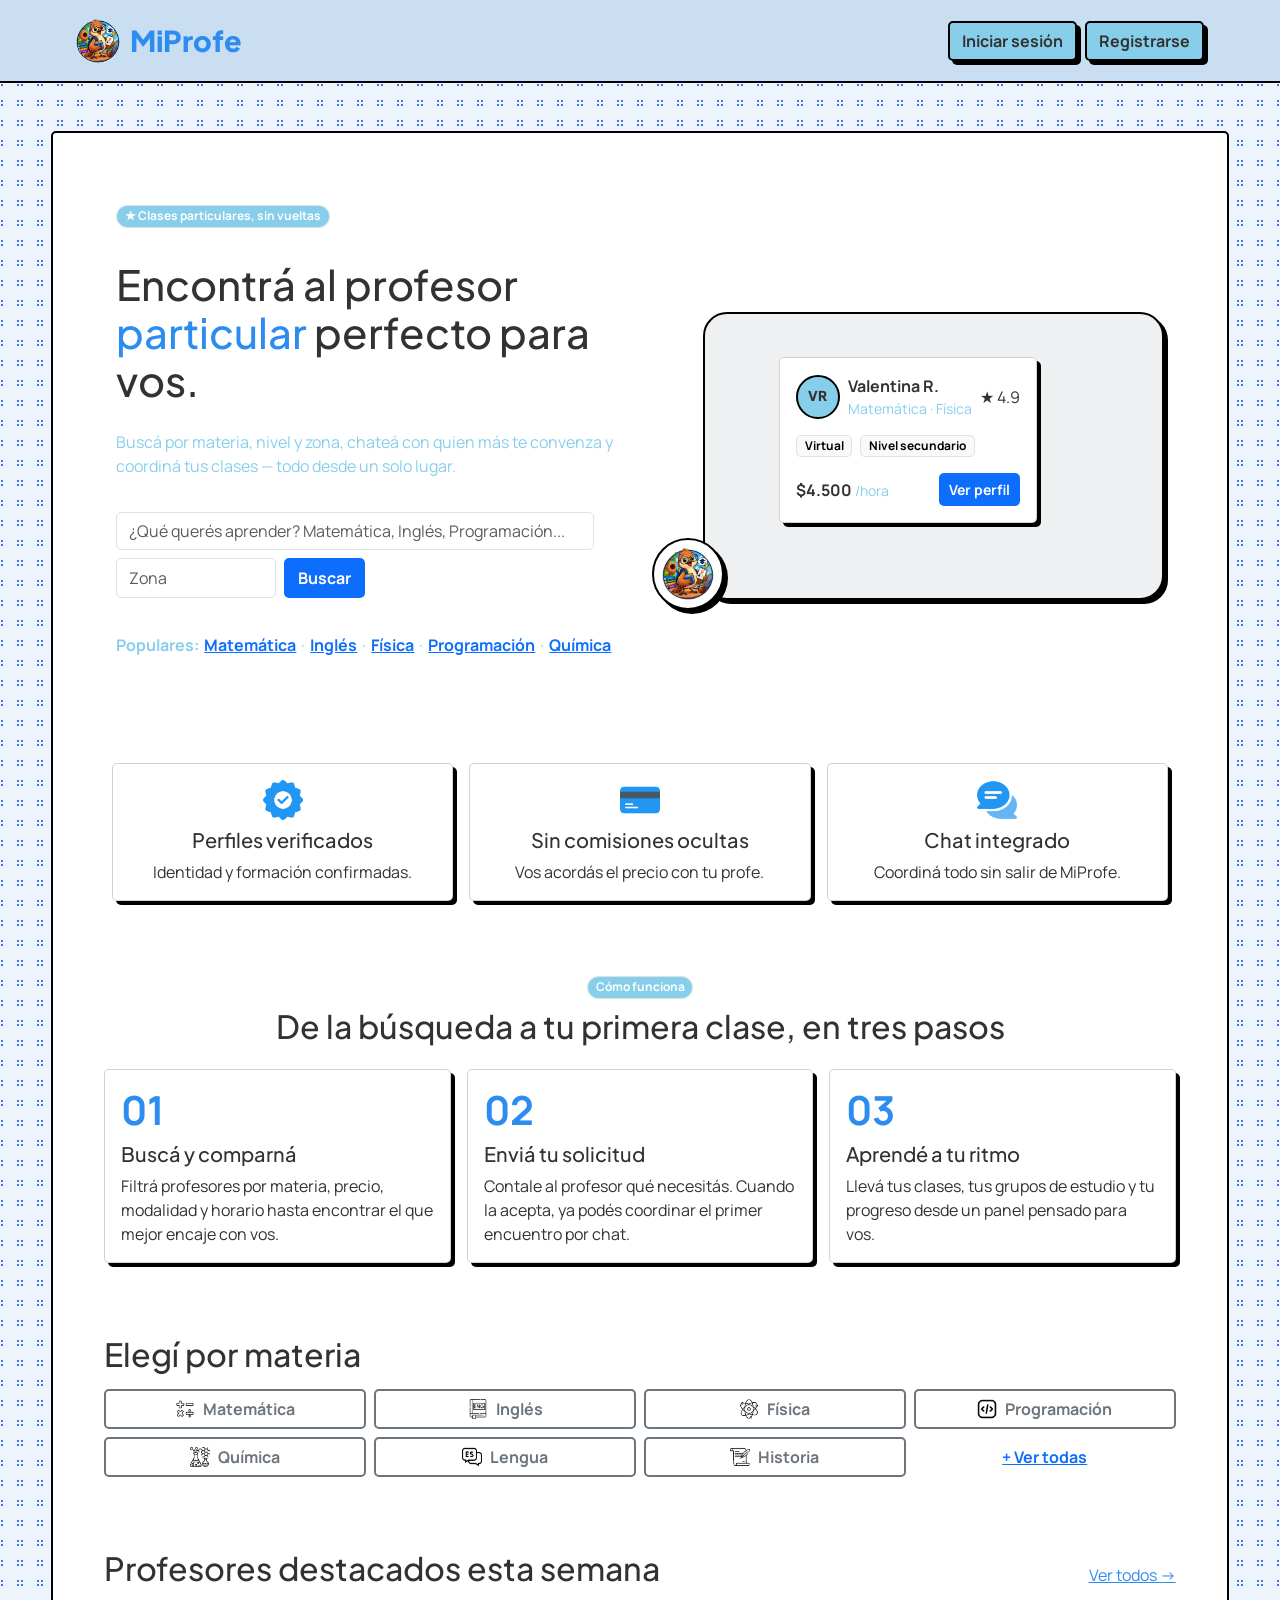
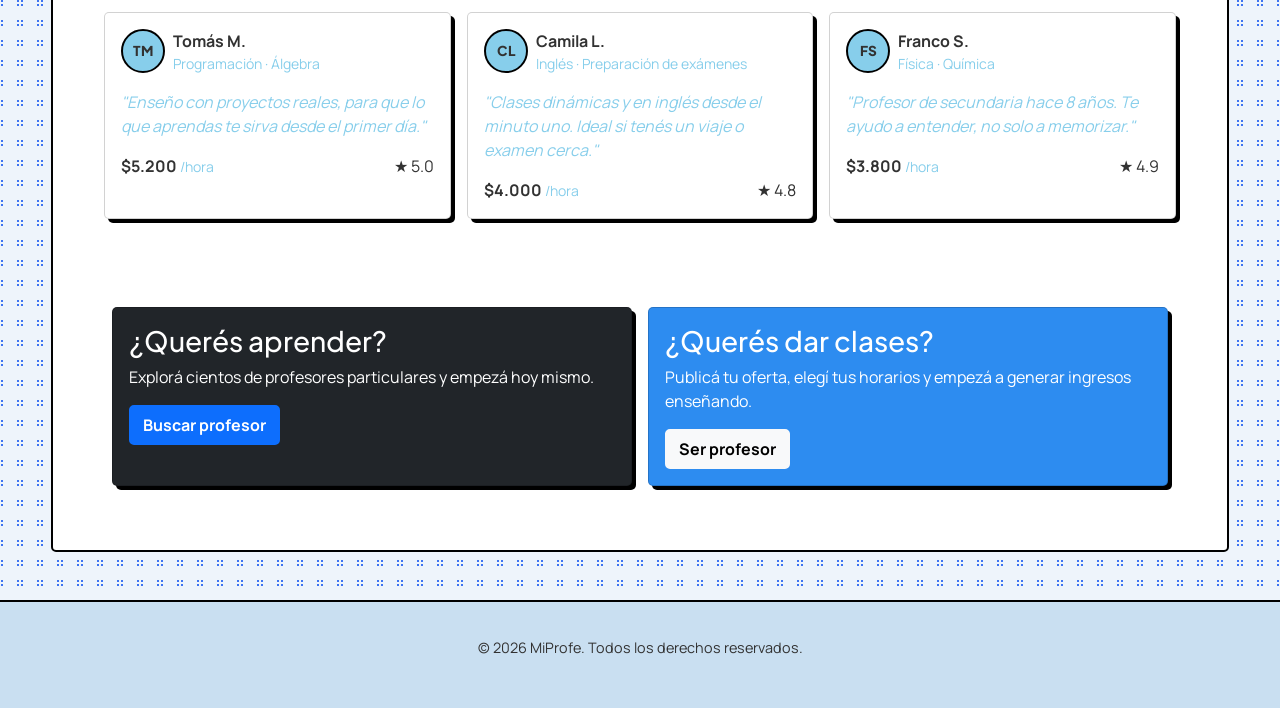
<file: index.html>
<!DOCTYPE html>
<html lang="es">
<head>
    <meta charset="UTF-8">
    <meta name="viewport" content="width=device-width, initial-scale=1.0">
    <meta name="description" content="Encontrá tu profesor particular en Tucumán. Clases virtuales o presenciales, chateá y coordiná todo desde MiProfe.">
    <link rel="canonical" href="https://miprofe00.netlify.app/">
    <link rel="icon" href="./img/Logo_Principal.png">
    <title>MiProfe - Encontra tu profesor particular en Tucumán</title>

    <meta property="og:type" content="website">
    <meta property="og:title" content="MiProfe - Encontrá tu profesor particular en Tucumán">
    <meta property="og:description" content="Clases virtuales o presenciales, chateá y coordiná todo desde MiProfe.">
    <meta property="og:image" content="https://miprofe00.netlify.app/img/Logo_Principal.png">
    <meta property="og:url" content="https://miprofe00.netlify.app/">
    <meta property="og:locale" content="es_AR">
    <meta name="twitter:card" content="summary_large_image">
    <meta name="twitter:title" content="MiProfe - Encontrá tu profesor particular en Tucumán">
    <meta name="twitter:description" content="Clases virtuales o presenciales, chateá y coordiná todo desde MiProfe.">
    <meta name="twitter:image" content="https://miprofe00.netlify.app/img/Logo_Principal.png">

    <link href="https://cdn.jsdelivr.net/npm/bootstrap@5.3.8/dist/css/bootstrap.min.css" rel="stylesheet" integrity="sha384-sRIl4kxILFvY47J16cr9ZwB07vP4J8+LH7qKQnuqkuIAvNWLzeN8tE5YBujZqJLB" crossorigin="anonymous">
    <link rel="stylesheet" href="./Estilo/style.css">
    <link rel="preconnect" href="https://fonts.googleapis.com">
  <link rel="preconnect" href="https://fonts.gstatic.com" crossorigin>
  <link href="https://fonts.googleapis.com/css2?family=Manrope:wght@400;500;600;700&family=Plus+Jakarta+Sans:wght@600;700;800&display=swap" rel="stylesheet">
</head>
<body>
  <header>
    <nav class="navbar navbar-expand-lg mi-navbar">
      <div class="container-fluid">

        <a href="index.html" class="navbar-brand mi-logo">
          <img src="./img/Logo_Principal.png" alt="" width="44" height="44">
          MiProfe
        </a>

        <button class="navbar-toggler" type="button" data-bs-toggle="collapse" data-bs-target="#navPrincipal" aria-controls="navPrincipal" aria-expanded="false" aria-label="Abrir menú">
          <span class="navbar-toggler-icon"></span>
        </button>

        <div class="collapse navbar-collapse" id="navPrincipal">
          <ul class="navbar-nav ms-lg-auto align-items-lg-center gap-lg-2 mt-3 mt-lg-0">
            <li class="nav-item"><a class="btn mi-btn-login mt-2 mt-lg-0" href="Login.html">Iniciar sesión</a></li>
            <li class="nav-item"><a class="btn mi-btn-register mt-2 mt-lg-0" href="Register.html">Registrarse</a></li>
          </ul>
        </div>

      </div>
    </nav>
  </header>
    <main class="Principal-inicio">
    <div class="inicio-contenido">

    
    <section id="hero" class="row align-items-center g-4">
  <div class="col-lg-6">
    <div class="hero-content">
    <span class="badge rounded-pill text-bg-secondary border">★ Clases particulares, sin vueltas</span>
    <h1 class="mt-3">Encontrá al profesor <span class="text-primary">particular</span> perfecto para vos.</h1>
    <p class="text-secondary">Buscá por materia, nivel y zona, chateá con quien más te convenza y coordiná tus clases — todo desde un solo lugar.</p>

    <form class="d-flex flex-wrap gap-2" action="Register.html" method="get">
      <input type="text" name="materia" class="form-control flex-grow-1" style="min-width:220px" placeholder="¿Qué querés aprender? Matemática, Inglés, Programación...">
      <input type="text" name="zona" class="form-control" style="max-width:160px" placeholder="Zona">
      <button type="submit" class="btn btn-primary">Buscar</button>
    </form>

    <p class="text-secondary mt-3">
      <strong>Populares:</strong>
      <button type="button" class="btn btn-link p-0 align-baseline" data-materia-rapida="Matemática">Matemática</button> ·
      <button type="button" class="btn btn-link p-0 align-baseline" data-materia-rapida="Inglés">Inglés</button> ·
      <button type="button" class="btn btn-link p-0 align-baseline" data-materia-rapida="Física">Física</button> ·
      <button type="button" class="btn btn-link p-0 align-baseline" data-materia-rapida="Programación">Programación</button> ·
      <button type="button" class="btn btn-link p-0 align-baseline" data-materia-rapida="Química">Química</button>
    </p>
    </div>
  </div>

  <div class="col-lg-6">
    <div class="hero-visual">
      <div class="hero-visual-bg"></div>

      <div class="card mx-auto position-relative" style="max-width:320px;">
      <div class="card-body">
        <div class="d-flex align-items-center gap-2">
          <span class="avatar">VR</span>
          <div class="flex-grow-1">
            <strong>Valentina R.</strong>
            <p class="mb-0 small text-secondary">Matemática · Física</p>
          </div>
          <span>★ 4.9</span>
        </div>
        <div class="d-flex gap-2 mt-3">
          <span class="badge text-bg-light border">Virtual</span>
          <span class="badge text-bg-light border">Nivel secundario</span>
        </div>
        <div class="d-flex justify-content-between align-items-center mt-3">
          <p class="mb-0 fw-bold">$4.500 <small class="text-secondary fw-normal">/hora</small></p>
          <a href="Register.html" class="btn btn-sm btn-primary">Ver perfil</a>
        </div>
      </div>
      </div>

      <div class="hero-visual-badge">
        <img src="./img/Logo_Principal.png" alt="Logo de MiProfe">
      </div>
    </div>
  </div>
</section>

   <section id="beneficios" class="row g-3">
  <div class="col-md-4">
    <article class="card h-100 text-center">
      <div class="card-body">
        <img src="./img/calidad.png" alt="" width="40" height="40" class="mb-2">
        <h3 class="card-title h5">Perfiles verificados</h3>
        <p class="card-text">Identidad y formación confirmadas.</p>
      </div>
    </article>
  </div>
  <div class="col-md-4">
    <article class="card h-100 text-center">
      <div class="card-body">
        <img src="./img/tarjeta-de-credito.png" alt="" width="40" height="40" class="mb-2">
        <h3 class="card-title h5">Sin comisiones ocultas</h3>
        <p class="card-text">Vos acordás el precio con tu profe.</p>
      </div>
    </article>
  </div>
  <div class="col-md-4">
    <article class="card h-100 text-center">
      <div class="card-body">
        <img src="./img/charla.png" alt="" width="40" height="40" class="mb-2">
        <h3 class="card-title h5">Chat integrado</h3>
        <p class="card-text">Coordiná todo sin salir de MiProfe.</p>
      </div>
    </article>
  </div>
</section>

    <section id="como-funciona" class="text-center">
  <span class="badge rounded-pill text-bg-secondary border mb-2">Cómo funciona</span>
  <h2 class="mb-4">De la búsqueda a tu primera clase, en tres pasos</h2>

  <div class="row g-3 text-start">
    <div class="col-md-4">
      <article class="card h-100">
        <div class="card-body">
          <span class="display-6 fw-bold text-primary">01</span>
          <h3 class="card-title h5 mt-2">Buscá y comparná</h3>
          <p class="card-text">Filtrá profesores por materia, precio, modalidad y horario hasta encontrar el que mejor encaje con vos.</p>
        </div>
      </article>
    </div>
    <div class="col-md-4">
      <article class="card h-100">
        <div class="card-body">
          <span class="display-6 fw-bold text-primary">02</span>
          <h3 class="card-title h5 mt-2">Enviá tu solicitud</h3>
          <p class="card-text">Contale al profesor qué necesitás. Cuando la acepta, ya podés coordinar el primer encuentro por chat.</p>
        </div>
      </article>
    </div>
    <div class="col-md-4">
      <article class="card h-100">
        <div class="card-body">
          <span class="display-6 fw-bold text-primary">03</span>
          <h3 class="card-title h5 mt-2">Aprendé a tu ritmo</h3>
          <p class="card-text">Llevá tus clases, tus grupos de estudio y tu progreso desde un panel pensado para vos.</p>
        </div>
      </article>
    </div>
  </div>
</section>

   <section id="materias">
  <h2 class="mb-3">Elegí por materia</h2>
  <div class="row g-2">
    <div class="col-6 col-md-3"><a href="Register.html" class="btn btn-outline-secondary w-100 d-flex align-items-center justify-content-center gap-2"><img src="./img/matematicas.png" alt="" width="20" height="20"> Matemática</a></div>
    <div class="col-6 col-md-3"><a href="Register.html" class="btn btn-outline-secondary w-100 d-flex align-items-center justify-content-center gap-2"><img src="./img/eng.png" alt="" width="20" height="20"> Inglés</a></div>
    <div class="col-6 col-md-3"><a href="Register.html" class="btn btn-outline-secondary w-100 d-flex align-items-center justify-content-center gap-2"><img src="./img/atomo.png" alt="" width="20" height="20"> Física</a></div>
    <div class="col-6 col-md-3"><a href="Register.html" class="btn btn-outline-secondary w-100 d-flex align-items-center justify-content-center gap-2"><img src="./img/lenguaje-de-codificacion.png" alt="" width="20" height="20"> Programación</a></div>
    <div class="col-6 col-md-3"><a href="Register.html" class="btn btn-outline-secondary w-100 d-flex align-items-center justify-content-center gap-2"><img src="./img/matraz.png" alt="" width="20" height="20"> Química</a></div>
    <div class="col-6 col-md-3"><a href="Register.html" class="btn btn-outline-secondary w-100 d-flex align-items-center justify-content-center gap-2"><img src="./img/espanol.png" alt="" width="20" height="20"> Lengua</a></div>
    <div class="col-6 col-md-3"><a href="Register.html" class="btn btn-outline-secondary w-100 d-flex align-items-center justify-content-center gap-2"><img src="./img/desplazarse.png" alt="" width="20" height="20"> Historia</a></div>
    <div class="col-6 col-md-3"><a href="Register.html" class="btn btn-link w-100">+ Ver todas</a></div>
  </div>
</section>

   <section id="destacados">
  <div class="d-flex justify-content-between align-items-baseline mb-3">
    <h2>Profesores destacados esta semana</h2>
    <a href="Register.html" class="link-primary">Ver todos →</a>
  </div>
  <div class="row g-3">
    <div class="col-md-4">
      <article class="card h-100">
        <div class="card-body">
          <div class="d-flex align-items-center gap-2">
            <span class="avatar">TM</span>
            <div><strong>Tomás M.</strong><p class="mb-0 small text-secondary">Programación · Álgebra</p></div>
          </div>
          <p class="fst-italic text-secondary mt-3">"Enseño con proyectos reales, para que lo que aprendas te sirva desde el primer día."</p>
          <div class="d-flex justify-content-between align-items-center">
            <p class="mb-0 fw-bold">$5.200 <small class="text-secondary fw-normal">/hora</small></p>
            <span>★ 5.0</span>
          </div>
        </div>
      </article>
    </div>
    <div class="col-md-4">
      <article class="card h-100">
        <div class="card-body">
          <div class="d-flex align-items-center gap-2">
            <span class="avatar">CL</span>
            <div><strong>Camila L.</strong><p class="mb-0 small text-secondary">Inglés · Preparación de exámenes</p></div>
          </div>
          <p class="fst-italic text-secondary mt-3">"Clases dinámicas y en inglés desde el minuto uno. Ideal si tenés un viaje o examen cerca."</p>
          <div class="d-flex justify-content-between align-items-center">
            <p class="mb-0 fw-bold">$4.000 <small class="text-secondary fw-normal">/hora</small></p>
            <span>★ 4.8</span>
          </div>
        </div>
      </article>
    </div>
    <div class="col-md-4">
      <article class="card h-100">
        <div class="card-body">
          <div class="d-flex align-items-center gap-2">
            <span class="avatar">FS</span>
            <div><strong>Franco S.</strong><p class="mb-0 small text-secondary">Física · Química</p></div>
          </div>
          <p class="fst-italic text-secondary mt-3">"Profesor de secundaria hace 8 años. Te ayudo a entender, no solo a memorizar."</p>
          <div class="d-flex justify-content-between align-items-center">
            <p class="mb-0 fw-bold">$3.800 <small class="text-secondary fw-normal">/hora</small></p>
            <span>★ 4.9</span>
          </div>
        </div>
      </article>
    </div>
  </div>
</section>

    <section id="cta" class="row g-3">
  <div class="col-md-6">
    <article class="card text-white bg-dark h-100">
      <div class="card-body">
        <h3 class="card-title">¿Querés aprender?</h3>
        <p class="card-text">Explorá cientos de profesores particulares y empezá hoy mismo.</p>
        <a href="Register.html?rol=alumno" class="btn btn-primary">Buscar profesor</a>
      </div>
    </article>
  </div>
  <div class="col-md-6">
    <article class="card text-white bg-primary h-100">
      <div class="card-body">
        <h3 class="card-title">¿Querés dar clases?</h3>
        <p class="card-text">Publicá tu oferta, elegí tus horarios y empezá a generar ingresos enseñando.</p>
        <a href="Register.html?rol=profesor" class="btn btn-light">Ser profesor</a>
      </div>
    </article>
  </div>
</section>
    </div>
  </main>

  <footer>
    <p>&copy; 2026 MiProfe. Todos los derechos reservados.</p>
  </footer>

  <button type="button" id="btnVolverArriba" class="btn btn-primary rounded-circle position-fixed bottom-0 end-0 m-4 d-none" aria-label="Volver arriba" style="width:48px;height:48px;">↑</button>

<script src="https://cdn.jsdelivr.net/npm/bootstrap@5.3.8/dist/js/bootstrap.bundle.min.js" integrity="sha384-FKyoEForCGlyvwx9Hj09JcYn3nv7wiPVlz7YYwJrWVcXK/BmnVDxM+D2scQbITxI" crossorigin="anonymous"></script>
<script src="js/principal.js"></script>
</body>
</html>
</file>
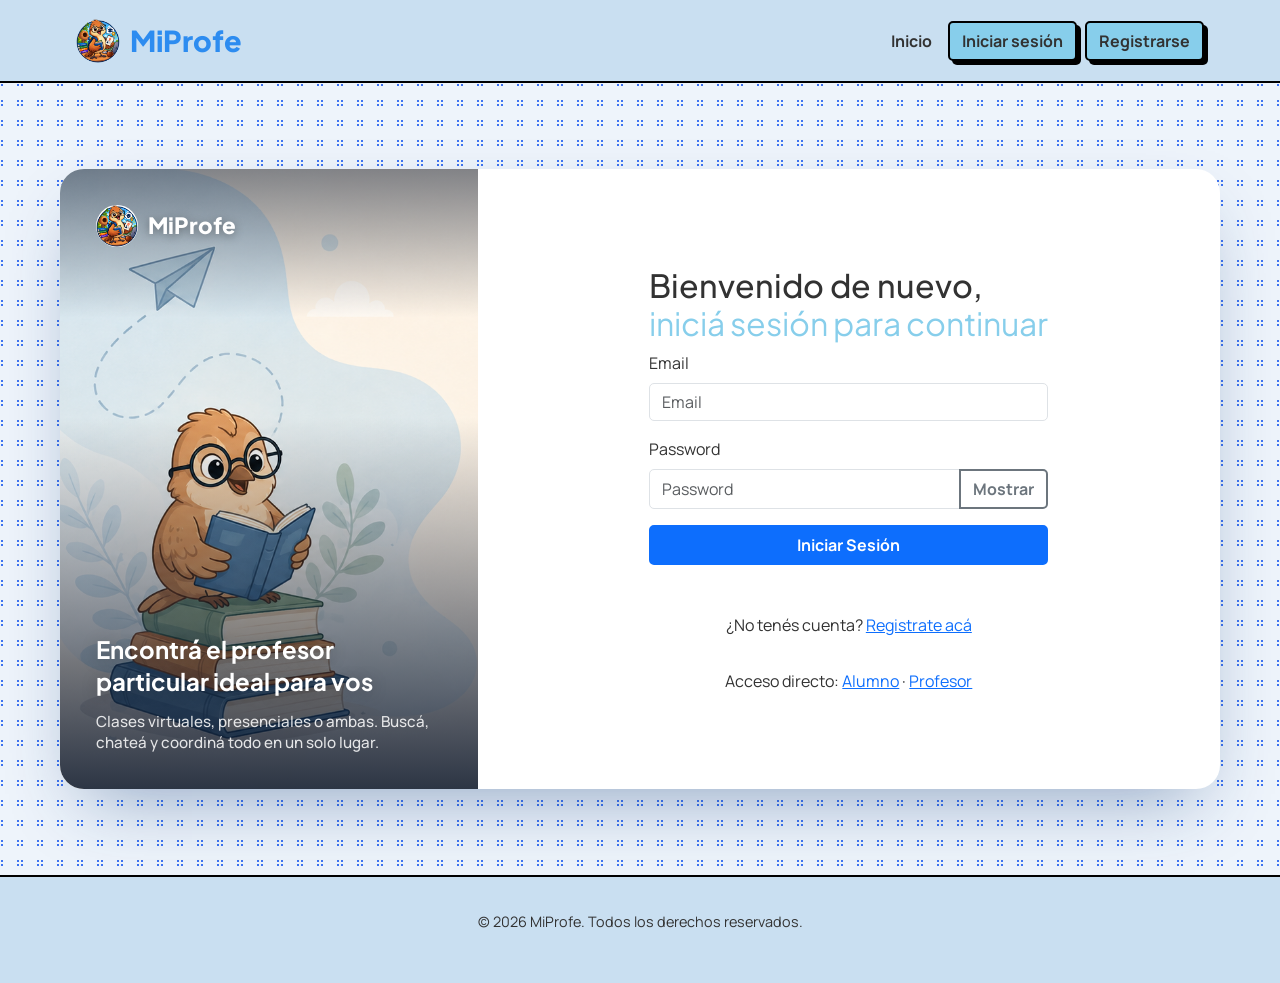
<file: Login.html>
<!DOCTYPE html>
<html lang="es">
<head>
  <meta charset="UTF-8">
    <link href="https://cdn.jsdelivr.net/npm/bootstrap@5.3.8/dist/css/bootstrap.min.css" rel="stylesheet" integrity="sha384-sRIl4kxILFvY47J16cr9ZwB07vP4J8+LH7qKQnuqkuIAvNWLzeN8tE5YBujZqJLB" crossorigin="anonymous">
    <link rel="stylesheet" href="Estilo/style.css">
    <link rel="preconnect" href="https://fonts.googleapis.com">
    <link rel="preconnect" href="https://fonts.gstatic.com" crossorigin>
    <link href="https://fonts.googleapis.com/css2?family=Manrope:wght@400;500;600;700&family=Plus+Jakarta+Sans:wght@600;700;800&display=swap" rel="stylesheet">
    <link rel="icon" href="./img/Logo_Principal.png">
      <title>Iniciar sesión - MiProfe</title>
    <meta name="viewport" content="width=device-width, initial-scale=1.0">
</head>
<body>
<header>
    <nav class="navbar navbar-expand-lg mi-navbar">
      <div class="container-fluid">

        <a href="index.html" class="navbar-brand mi-logo">
          <img src="./img/Logo_Principal.png" alt="" width="44" height="44">
          MiProfe
        </a>

        <button class="navbar-toggler" type="button" data-bs-toggle="collapse" data-bs-target="#navPrincipal" aria-controls="navPrincipal" aria-expanded="false" aria-label="Abrir menú">
          <span class="navbar-toggler-icon"></span>
        </button>

        <div class="collapse navbar-collapse" id="navPrincipal">
          <ul class="navbar-nav ms-lg-auto align-items-lg-center gap-lg-2 mt-3 mt-lg-0">
            <li class="nav-item"><a class="nav-link" href="index.html">Inicio</a></li>
            <li class="nav-item"><a class="btn mi-btn-login mt-2 mt-lg-0" href="Login.html">Iniciar sesión</a></li>
            <li class="nav-item"><a class="btn mi-btn-register mt-2 mt-lg-0" href="Register.html">Registrarse</a></li>
          </ul>
        </div>

      </div>
    </nav>
</header>

  <main class="Principal-Registro">
    <div class="auth-layout">

      <div class="auth-visual">
        <div class="auth-visual-content">
          <a href="index.html" class="auth-visual-logo">
            <img src="./img/Logo_Principal.png" alt="">
            MiProfe
          </a>

          <blockquote class="auth-visual-quote">
            Encontrá el profesor particular ideal para vos
            <span>Clases virtuales, presenciales o ambas. Buscá, chateá y coordiná todo en un solo lugar.</span>
          </blockquote>
        </div>
      </div>

      <div class="auth-panel">
        <!-- Mismo estilo que Register.html -->
       <form class="card" action="#" method="post">
  <div class="card-body">
    <h2 class="card-title">Bienvenido de nuevo,<br><span class="text-secondary fw-normal">iniciá sesión para continuar</span></h2>

    <div class="mb-3">
      <label for="email" class="form-label">Email</label>
      <input class="form-control" name="email" id="email" placeholder="Email" type="email" required>
    </div>
    <div class="mb-3">
      <label for="password" class="form-label">Password</label>
      <div class="input-group">
        <input class="form-control" name="password" id="password" placeholder="Password" type="password" required>
        <button class="btn btn-outline-secondary" type="button" data-toggle-password="password">Mostrar</button>
      </div>
    </div>

    <button type="submit" class="btn btn-primary w-100">Iniciar Sesión</button>
  </div>
</form>
   <p class="text-center mt-3">¿No tenés cuenta? <a href="Register.html">Registrate acá</a></p>
   <p class="text-center">Acceso directo: <a href="alumno/principalAlumno.html">Alumno</a> · <a href="profesor/PrincipalProfesor.html">Profesor</a></p>
      </div>

    </div>
  </main>

  <footer>
    <p>&copy; 2026 MiProfe. Todos los derechos reservados.</p>
  </footer>
<script src="https://cdn.jsdelivr.net/npm/bootstrap@5.3.8/dist/js/bootstrap.bundle.min.js" integrity="sha384-FKyoEForCGlyvwx9Hj09JcYn3nv7wiPVlz7YYwJrWVcXK/BmnVDxM+D2scQbITxI" crossorigin="anonymous"></script>
<script src="js/principal.js"></script>
</body>
</html>
</file>
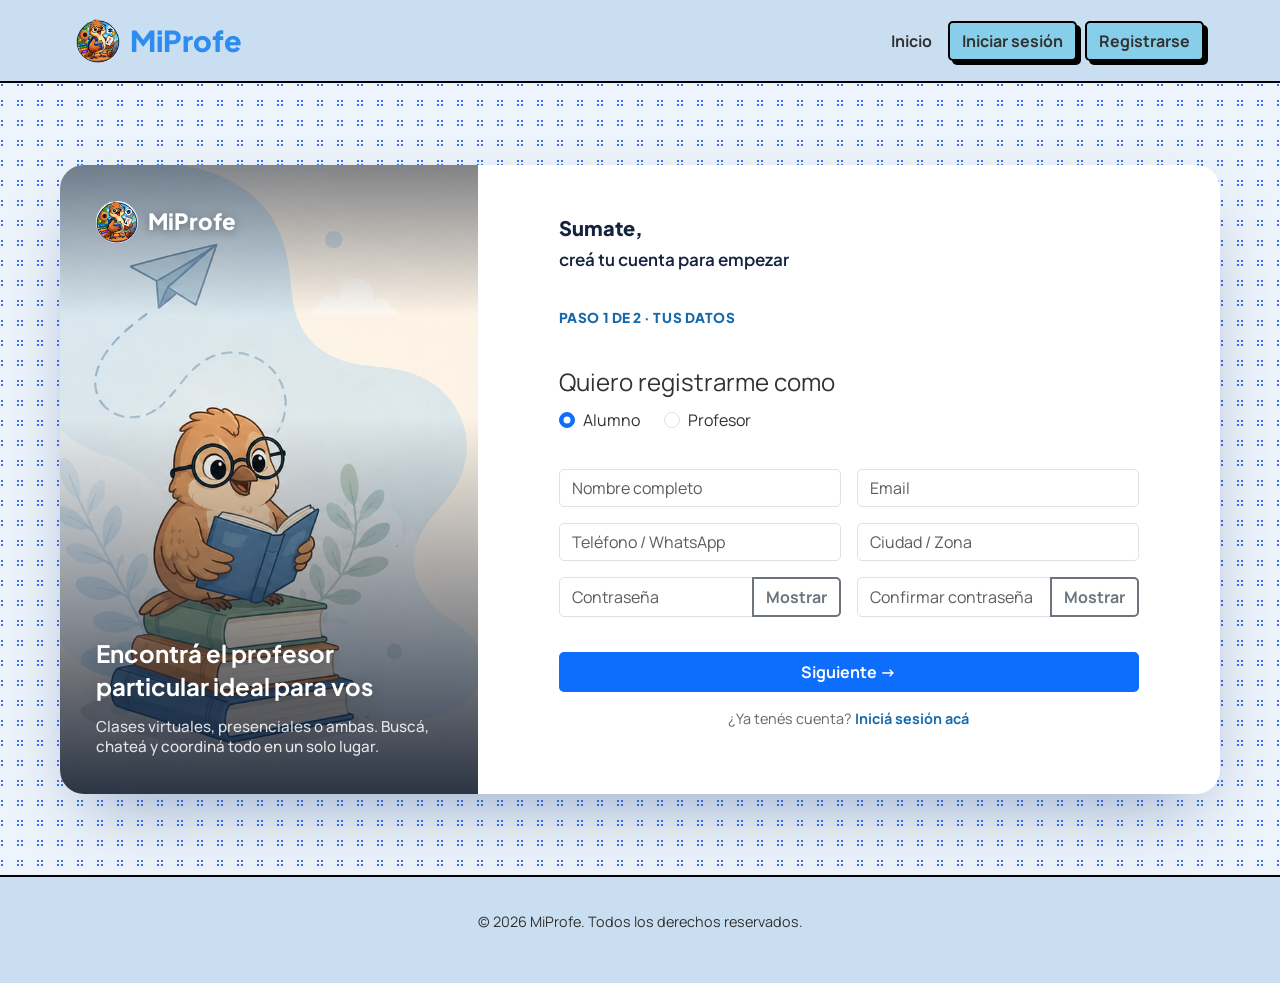
<file: Register.html>
<!DOCTYPE html>
<html lang="es">
<head>
  <meta charset="UTF-8">
    <link href="https://cdn.jsdelivr.net/npm/bootstrap@5.3.8/dist/css/bootstrap.min.css" rel="stylesheet" integrity="sha384-sRIl4kxILFvY47J16cr9ZwB07vP4J8+LH7qKQnuqkuIAvNWLzeN8tE5YBujZqJLB" crossorigin="anonymous">
    <link rel="stylesheet" href="Estilo/style.css">
    <link rel="preconnect" href="https://fonts.googleapis.com">
    <link rel="preconnect" href="https://fonts.gstatic.com" crossorigin>
    <link href="https://fonts.googleapis.com/css2?family=Manrope:wght@400;500;600;700&family=Plus+Jakarta+Sans:wght@600;700;800&display=swap" rel="stylesheet">
    <link rel="icon" href="./img/Logo_Principal.png">
      <title>Crear cuenta - MiProfe</title>
    <meta name="viewport" content="width=device-width, initial-scale=1.0">
</head>
<body>
<header>
    <nav class="navbar navbar-expand-lg mi-navbar">
      <div class="container-fluid">

        <a href="index.html" class="navbar-brand mi-logo">
          <img src="./img/Logo_Principal.png" alt="" width="44" height="44">
          MiProfe
        </a>

        <button class="navbar-toggler" type="button" data-bs-toggle="collapse" data-bs-target="#navPrincipal" aria-controls="navPrincipal" aria-expanded="false" aria-label="Abrir menú">
          <span class="navbar-toggler-icon"></span>
        </button>

        <div class="collapse navbar-collapse" id="navPrincipal">
          <ul class="navbar-nav ms-lg-auto align-items-lg-center gap-lg-2 mt-3 mt-lg-0">
            <li class="nav-item"><a class="nav-link" href="index.html">Inicio</a></li>
            <li class="nav-item"><a class="btn mi-btn-login mt-2 mt-lg-0" href="Login.html">Iniciar sesión</a></li>
            <li class="nav-item"><a class="btn mi-btn-register mt-2 mt-lg-0" href="Register.html">Registrarse</a></li>
          </ul>
        </div>

      </div>
    </nav>
</header>

  <main class="Principal-Registro">
    <div class="auth-layout">

      <div class="auth-visual">
        <div class="auth-visual-content">
          <a href="index.html" class="auth-visual-logo">
            <img src="./img/Logo_Principal.png" alt="">
            MiProfe
          </a>

          <blockquote class="auth-visual-quote">
            Encontrá el profesor particular ideal para vos
            <span>Clases virtuales, presenciales o ambas. Buscá, chateá y coordiná todo en un solo lugar.</span>
          </blockquote>
        </div>
      </div>

      <div class="auth-panel">
      <!-- Mismo estilo de formulario que Login.html (Uiverse.io by ayyjayy2), adaptado para registro -->
      <form class="form form--register" action="#" method="post">
  <div class="title">Sumate,<br><span>creá tu cuenta para empezar</span></div>

  <!-- Controla el paso visible, sin JS -->
  <input type="radio" class="step-toggle" id="paso-1" name="paso" checked>
  <input type="radio" class="step-toggle" id="paso-2" name="paso">

  <!-- Paso 1: cuenta -->
  <div class="form-step" id="contenido-paso-1">
    <p class="form-step-title">Paso 1 de 2 · Tus datos</p>

    <fieldset class="mb-3">
      <legend class="form-label">Quiero registrarme como</legend>
      <div class="d-flex gap-4">
        <div class="form-check">
          <input class="form-check-input" type="radio" id="rol-alumno" name="rol" value="alumno" checked>
          <label class="form-check-label" for="rol-alumno">Alumno</label>
        </div>
        <div class="form-check">
          <input class="form-check-input" type="radio" id="rol-profesor" name="rol" value="profesor">
          <label class="form-check-label" for="rol-profesor">Profesor</label>
        </div>
      </div>
    </fieldset>

    <div class="row g-3">
      <div class="col-md-6">
        <label for="nombre" class="sr-only">Nombre completo</label>
        <input class="form-control" type="text" id="nombre" name="nombre" placeholder="Nombre completo" required>
      </div>
      <div class="col-md-6">
        <label for="email" class="sr-only">Email</label>
        <input class="form-control" type="email" id="email" name="email" placeholder="Email" required>
      </div>
      <div class="col-md-6">
        <label for="telefono" class="sr-only">Teléfono / WhatsApp</label>
        <input class="form-control" type="tel" id="telefono" name="telefono" placeholder="Teléfono / WhatsApp" required>
      </div>
      <div class="col-md-6">
        <label for="ciudad" class="sr-only">Ciudad / Zona</label>
        <input class="form-control" type="text" id="ciudad" name="ciudad" placeholder="Ciudad / Zona" title="Ej: San Miguel de Tucumán" required>
      </div>
      <div class="col-md-6">
        <label for="password" class="sr-only">Contraseña</label>
        <div class="input-group">
          <input class="form-control" type="password" id="password" name="password" placeholder="Contraseña" minlength="8" required>
          <button class="btn btn-outline-secondary" type="button" data-toggle-password="password">Mostrar</button>
        </div>
      </div>
      <div class="col-md-6">
        <label for="password2" class="sr-only">Confirmar contraseña</label>
        <div class="input-group">
          <input class="form-control" type="password" id="password2" name="password2" placeholder="Confirmar contraseña" minlength="8" required>
          <button class="btn btn-outline-secondary" type="button" data-toggle-password="password2">Mostrar</button>
        </div>
      </div>
    </div>

    <label for="paso-2" class="btn btn-primary w-100 mt-3">Siguiente →</label>
  </div>

  <!-- Paso 2: según el rol -->
  <div class="form-step" id="contenido-paso-2">
    <label for="paso-1" class="paso-atras">← Volver</label>
    <p class="form-step-title">Paso 2 de 2 · Contanos sobre vos</p>

    <!-- Alumno -->
    <div class="campos-alumno">
      <p class="form-subtitle">Como alumno</p>
      <div class="row g-3 mb-3">
        <div class="col-md-6">
          <label for="nivel-alumno" class="sr-only">Nivel educativo</label>
          <select class="form-select" id="nivel-alumno" name="nivel_alumno">
            <option value="">Nivel educativo</option>
            <option value="primario">Primario</option>
            <option value="secundario">Secundario</option>
            <option value="universitario">Universitario</option>
            <option value="adultos">Adultos</option>
          </select>
        </div>
        <div class="col-md-6">
          <label for="modalidad-preferida" class="sr-only">Modalidad preferida</label>
          <select class="form-select" id="modalidad-preferida" name="modalidad_preferida">
            <option value="">Modalidad preferida</option>
            <option value="virtual">Virtual</option>
            <option value="presencial">Presencial</option>
            <option value="ambas">Ambas</option>
          </select>
        </div>
        <div class="col-12">
          <label for="materias-interes" class="sr-only">Materias de interés</label>
          <input class="form-control" type="text" id="materias-interes" name="materias_interes" placeholder="Materias de interés" title="Ej: Matemática, Inglés">
        </div>
      </div>
    </div>

    <!-- Profesor -->
    <div class="campos-profesor">
      <p class="form-subtitle">Como profesor</p>
      <div class="row g-3 mb-3">
        <div class="col-md-6">
          <label for="materia" class="sr-only">Materia principal</label>
          <input class="form-control" type="text" id="materia" name="materia" placeholder="Materia principal" title="Materia principal que enseñás">
        </div>
        <div class="col-md-6">
          <label for="nivel-profesor" class="sr-only">Nivel educativo que enseñás</label>
          <select class="form-select" id="nivel-profesor" name="nivel_profesor">
            <option value="">Nivel educativo que enseñás</option>
            <option value="primario">Primario</option>
            <option value="secundario">Secundario</option>
            <option value="universitario">Universitario</option>
            <option value="adultos">Adultos</option>
          </select>
        </div>
        <div class="col-md-6">
          <label for="formacion" class="sr-only">Formación académica</label>
          <input class="form-control" type="text" id="formacion" name="formacion" placeholder="Formación académica" title="Ej: Profesorado en Matemática - UNT">
        </div>
        <div class="col-md-6">
          <label for="experiencia" class="sr-only">Años de experiencia</label>
          <input class="form-control" type="number" id="experiencia" name="experiencia" placeholder="Años de experiencia" min="0">
        </div>
        <div class="col-md-6">
          <label for="precio" class="sr-only">Precio por hora</label>
          <input class="form-control" type="number" id="precio" name="precio" placeholder="Precio por hora" min="0">
        </div>
        <div class="col-md-6">
          <label for="horarios" class="sr-only">Horarios disponibles</label>
          <input class="form-control" type="text" id="horarios" name="horarios" placeholder="Horarios disponibles" title="Ej: Lunes a viernes de 16 a 20hs">
        </div>
        <div class="col-12">
          <fieldset>
            <legend class="form-label">Modalidad que ofrecés</legend>
            <div class="d-flex gap-4">
              <div class="form-check">
                <input class="form-check-input" type="checkbox" id="modalidad-virtual-profesor" name="modalidad" value="virtual">
                <label class="form-check-label" for="modalidad-virtual-profesor">Virtual</label>
              </div>
              <div class="form-check">
                <input class="form-check-input" type="checkbox" id="modalidad-presencial-profesor" name="modalidad" value="presencial">
                <label class="form-check-label" for="modalidad-presencial-profesor">Presencial</label>
              </div>
            </div>
          </fieldset>
        </div>
        <div class="col-12">
          <label for="descripcion" class="sr-only">Sobre mí</label>
          <textarea class="form-control" id="descripcion" name="descripcion" placeholder="Contales a los alumnos sobre tu experiencia y metodología"></textarea>
        </div>
      </div>
    </div>

    <!-- Términos -->
    <div class="form-check mb-3">
      <input class="form-check-input" type="checkbox" id="terminos" name="terminos" required>
      <label class="form-check-label" for="terminos">
        Acepto los <a href="#">Términos y condiciones</a> y la <a href="#">Política de privacidad</a> de MiProfe
      </label>
    </div>

    <button type="submit" class="btn btn-primary w-100">Crear cuenta</button>
  </div>
</form>
      <p class="auth-switch">¿Ya tenés cuenta? <a href="Login.html">Iniciá sesión acá</a></p>
      </div>

    </div>
  </main>

  <footer>
    <p>&copy; 2026 MiProfe. Todos los derechos reservados.</p>
  </footer>
<script src="https://cdn.jsdelivr.net/npm/bootstrap@5.3.8/dist/js/bootstrap.bundle.min.js" integrity="sha384-FKyoEForCGlyvwx9Hj09JcYn3nv7wiPVlz7YYwJrWVcXK/BmnVDxM+D2scQbITxI" crossorigin="anonymous"></script>
<script src="js/principal.js"></script>
</body>
</html>
</file>
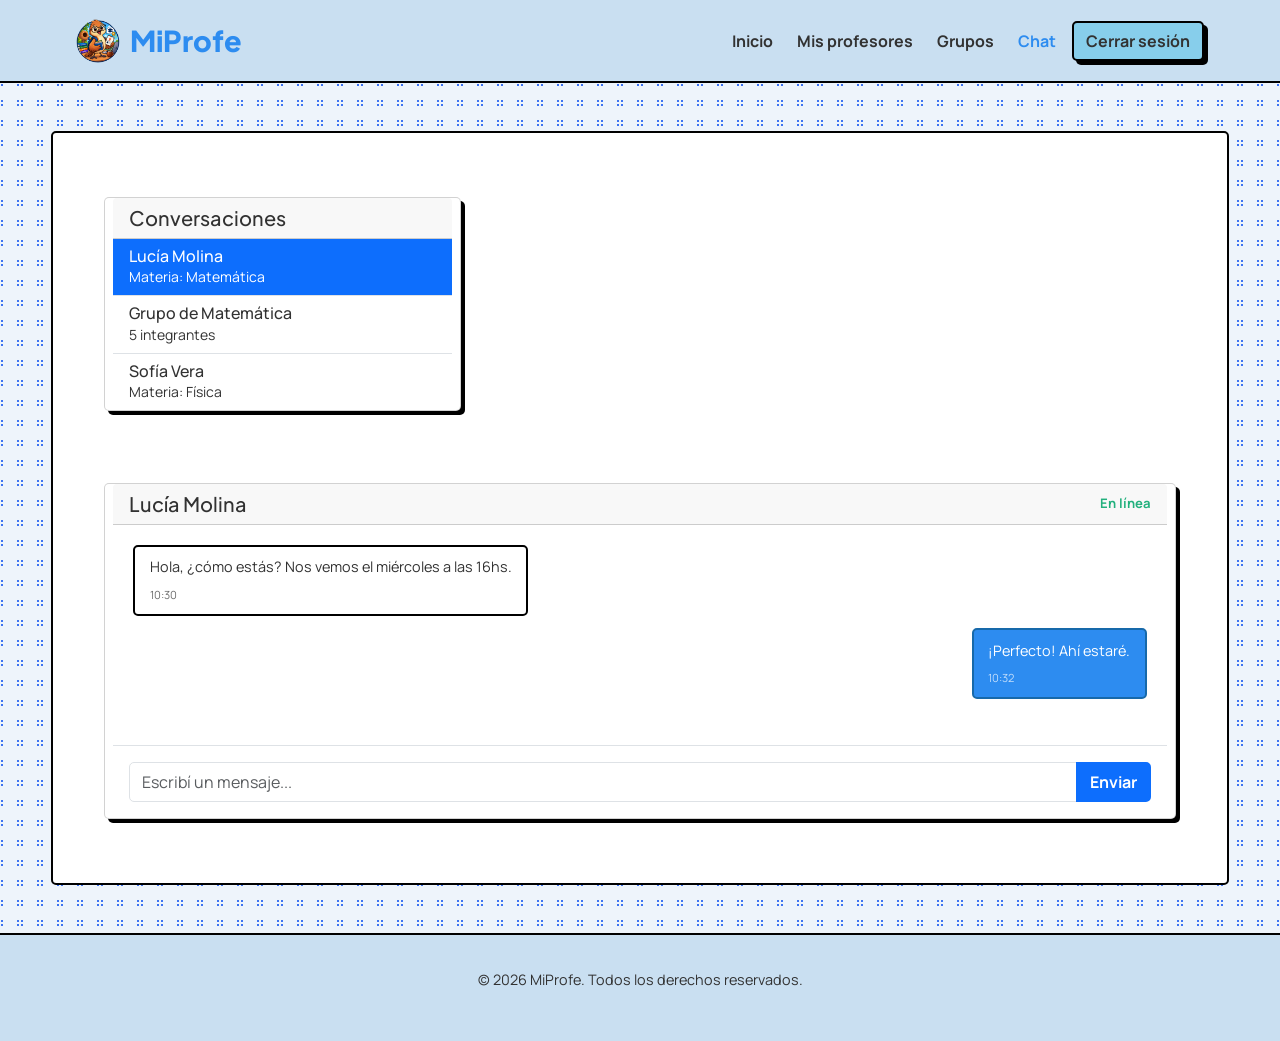
<file: alumno/chatGrupo.html>
<!DOCTYPE html>
<html lang="es">
<head>
    <meta charset="UTF-8">
    <title>Chat - MiProfe</title>
    <meta name="viewport" content="width=device-width, initial-scale=1.0">
    <link href="https://cdn.jsdelivr.net/npm/bootstrap@5.3.8/dist/css/bootstrap.min.css" rel="stylesheet" integrity="sha384-sRIl4kxILFvY47J16cr9ZwB07vP4J8+LH7qKQnuqkuIAvNWLzeN8tE5YBujZqJLB" crossorigin="anonymous">
    <link rel="stylesheet" href="../Estilo/style.css">
    <link rel="stylesheet" href="../Estilo/styleAlumnos.css">
    <link rel="preconnect" href="https://fonts.googleapis.com">
     <link rel="preconnect" href="https://fonts.gstatic.com" crossorigin>
     <link href="https://fonts.googleapis.com/css2?family=Manrope:wght@400;500;600;700&family=Plus+Jakarta+Sans:wght@600;700;800&display=swap" rel="stylesheet">
     <link rel="icon" href="../img/Logo_Principal.png">
</head>
<body>
    <header>
    <nav class="navbar navbar-expand-lg mi-navbar">
      <div class="container-fluid">

        <a href="principalAlumno.html" class="navbar-brand mi-logo">
          <img src="../img/Logo_Principal.png" alt="" width="44" height="44">
          MiProfe
        </a>

        <button class="navbar-toggler" type="button" data-bs-toggle="collapse" data-bs-target="#navAlumno" aria-controls="navAlumno" aria-expanded="false" aria-label="Abrir menú">
          <span class="navbar-toggler-icon"></span>
        </button>

        <div class="collapse navbar-collapse" id="navAlumno">
          <ul class="navbar-nav ms-lg-auto align-items-lg-center gap-lg-2 mt-3 mt-lg-0">
            <li class="nav-item"><a class="nav-link" href="principalAlumno.html">Inicio</a></li>
            <li class="nav-item"><a class="nav-link" href="MisProfesores.html">Mis profesores</a></li>
            <li class="nav-item"><a class="nav-link" href="grupos.html">Grupos</a></li>
            <li class="nav-item"><a class="nav-link active" aria-current="page" href="chatGrupo.html">Chat</a></li>
            <li class="nav-item"><a class="btn mi-btn-cerrar-sesion mt-2 mt-lg-0" href="../index.html">Cerrar sesión</a></li>
          </ul>
        </div>

      </div>
    </nav>
  </header>

  <main class="Principal-inicio">
    <div class="inicio-contenido chat-layout row g-3">

    <aside id="conversacionesGrupo" class="card col-12 col-lg-4">
  <div class="card-header">
    <h2 class="h5 mb-0">Conversaciones</h2>
  </div>
  <ul class="list-group list-group-flush">
    <li class="list-group-item p-0">
      <a href="#" class="list-group-item list-group-item-action active border-0" data-conversacion="lucia" data-nombre="Lucía Molina">
        <h4 class="h6 mb-0">Lucía Molina</h4>
        <p class="mb-0 small">Materia: Matemática</p>
      </a>
    </li>
    <li class="list-group-item p-0">
      <a href="#" class="list-group-item list-group-item-action border-0" data-conversacion="grupo-matematica" data-nombre="Grupo de Matemática">
        <h4 class="h6 mb-0">Grupo de Matemática</h4>
        <p class="mb-0 small">5 integrantes</p>
      </a>
    </li>
    <li class="list-group-item p-0">
      <a href="#" class="list-group-item list-group-item-action border-0" data-conversacion="sofia" data-nombre="Sofía Vera">
        <h4 class="h6 mb-0">Sofía Vera</h4>
        <p class="mb-0 small">Materia: Física</p>
      </a>
    </li>
  </ul>
</aside>

<section class="card col-12 col-lg-8">
  <div class="card-header d-flex justify-content-between align-items-center">
    <h2 class="h5 mb-0" id="chatGrupoNombre">Lucía Molina</h2>
    <span class="status">En línea</span>
  </div>

  <div class="chat-messages" id="mensajesGrupo">
    <div class="message received">
      <p>Hola, ¿cómo estás? Nos vemos el miércoles a las 16hs.</p>
      <span class="time">10:30</span>
    </div>
    <div class="message sent">
      <p>¡Perfecto! Ahí estaré.</p>
      <span class="time">10:32</span>
    </div>
  </div>

  <form id="formMensajeGrupo" action="#" method="post" class="p-3 border-top">
    <label for="mensaje" class="sr-only">Mensaje</label>
    <div class="input-group">
      <input type="text" id="mensaje" name="mensaje" class="form-control" placeholder="Escribí un mensaje..." autocomplete="off">
      <button type="submit" class="btn btn-primary">Enviar</button>
    </div>
  </form>
</section>
    </div>
  </main>

  <footer>
    <p>&copy; 2026 MiProfe. Todos los derechos reservados.</p>
  </footer>
<script src="https://cdn.jsdelivr.net/npm/bootstrap@5.3.8/dist/js/bootstrap.bundle.min.js" integrity="sha384-FKyoEForCGlyvwx9Hj09JcYn3nv7wiPVlz7YYwJrWVcXK/BmnVDxM+D2scQbITxI" crossorigin="anonymous"></script>
<script src="../js/alumno.js"></script>
</body>
</html>
</file>
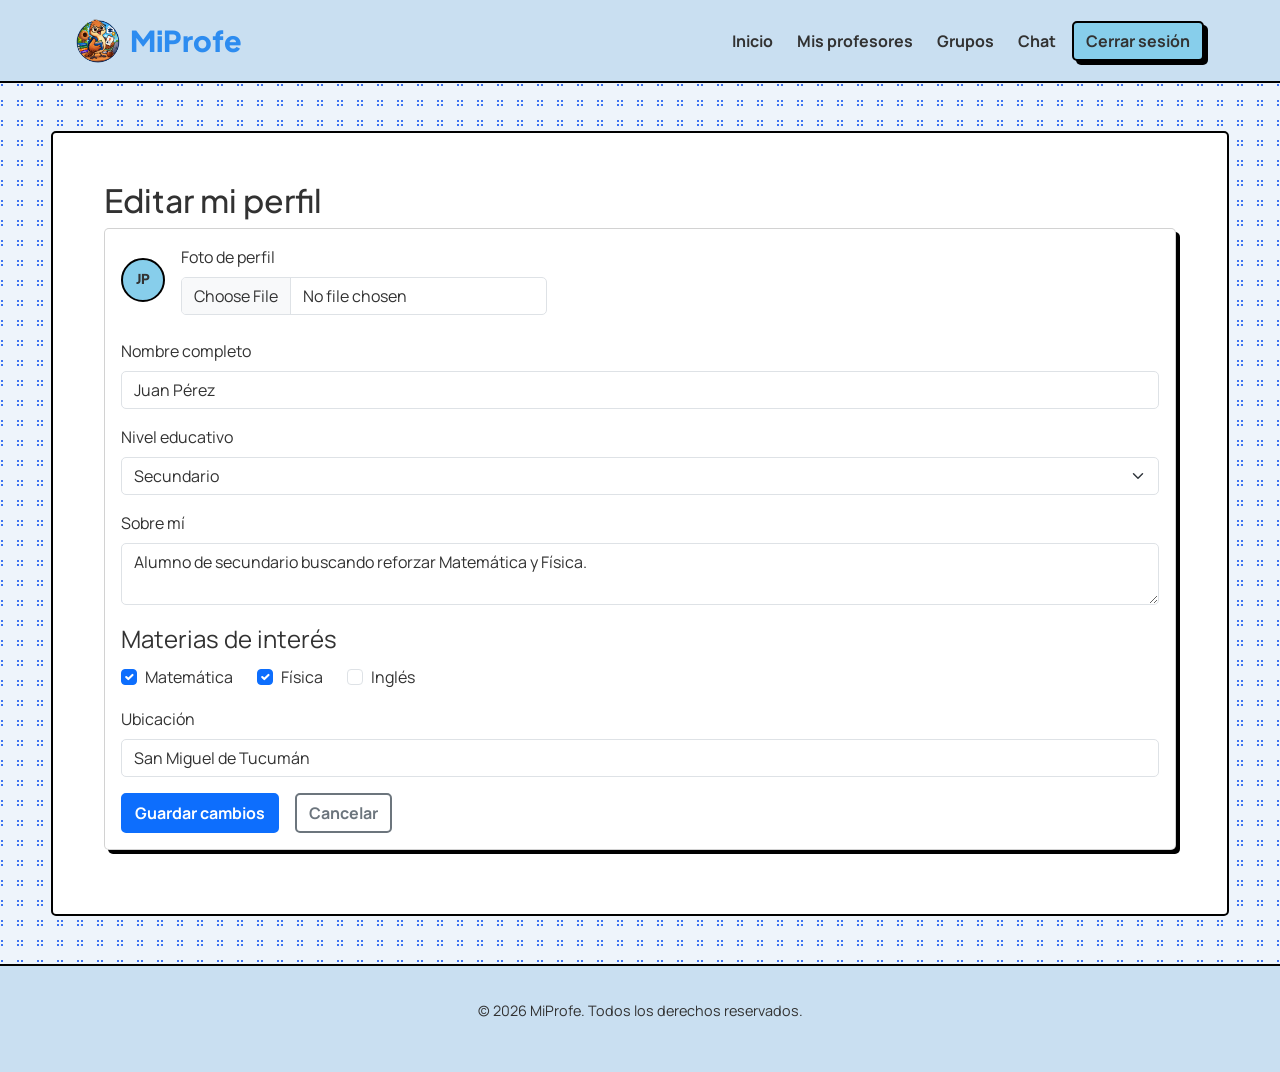
<file: alumno/EditarPerfil.html>
<!DOCTYPE html>
<html lang="es">
<head>
  <meta charset="UTF-8">
  <link href="https://cdn.jsdelivr.net/npm/bootstrap@5.3.8/dist/css/bootstrap.min.css" rel="stylesheet" integrity="sha384-sRIl4kxILFvY47J16cr9ZwB07vP4J8+LH7qKQnuqkuIAvNWLzeN8tE5YBujZqJLB" crossorigin="anonymous">
  <link rel="stylesheet" href="../Estilo/style.css">
  <link rel="stylesheet" href="../Estilo/styleAlumnos.css">
  <link rel="preconnect" href="https://fonts.googleapis.com">
  <link rel="preconnect" href="https://fonts.gstatic.com" crossorigin>
  <link href="https://fonts.googleapis.com/css2?family=Manrope:wght@400;500;600;700&family=Plus+Jakarta+Sans:wght@600;700;800&display=swap" rel="stylesheet">
  <link rel="icon" href="../img/Logo_Principal.png">
  <title>Editar perfil - MiProfe</title>
  <meta name="viewport" content="width=device-width, initial-scale=1.0">
</head>
<body>

  <header>
    <nav class="navbar navbar-expand-lg mi-navbar">
      <div class="container-fluid">

        <a href="principalAlumno.html" class="navbar-brand mi-logo">
          <img src="../img/Logo_Principal.png" alt="" width="44" height="44">
          MiProfe
        </a>

        <button class="navbar-toggler" type="button" data-bs-toggle="collapse" data-bs-target="#navAlumno" aria-controls="navAlumno" aria-expanded="false" aria-label="Abrir menú">
          <span class="navbar-toggler-icon"></span>
        </button>

        <div class="collapse navbar-collapse" id="navAlumno">
          <ul class="navbar-nav ms-lg-auto align-items-lg-center gap-lg-2 mt-3 mt-lg-0">
            <li class="nav-item"><a class="nav-link" href="principalAlumno.html">Inicio</a></li>
            <li class="nav-item"><a class="nav-link" href="MisProfesores.html">Mis profesores</a></li>
            <li class="nav-item"><a class="nav-link" href="grupos.html">Grupos</a></li>
            <li class="nav-item"><a class="nav-link" href="chatGrupo.html">Chat</a></li>
            <li class="nav-item"><a class="btn mi-btn-cerrar-sesion mt-2 mt-lg-0" href="../index.html">Cerrar sesión</a></li>
          </ul>
        </div>

      </div>
    </nav>
  </header>

  <main class="Principal-inicio">
    <div class="inicio-contenido">

    <section id="editar-perfil">
      <h2>Editar mi perfil</h2>

      <form action="#" method="post" class="card">
        <div class="card-body">

        <div class="mb-4 d-flex align-items-center gap-3">
          <div class="avatar avatar--grande flex-shrink-0" id="avatarPreview" aria-hidden="true">JP</div>
          <div>
            <label for="foto" class="form-label">Foto de perfil</label>
            <input type="file" id="foto" name="foto" class="form-control" accept="image/*">
          </div>
        </div>

        <div class="mb-3">
          <label for="nombre" class="form-label">Nombre completo</label>
          <input type="text" id="nombre" name="nombre" class="form-control" value="Juan Pérez" required>
        </div>

        <div class="mb-3">
          <label for="nivel" class="form-label">Nivel educativo</label>
          <select id="nivel" name="nivel" class="form-select" required>
            <option value="">Seleccioná un nivel</option>
            <option value="primario">Primario</option>
            <option value="secundario" selected>Secundario</option>
            <option value="universitario">Universitario</option>
            <option value="adultos">Adultos</option>
          </select>
        </div>

        <div class="mb-3">
          <label for="descripcion" class="form-label">Sobre mí</label>
          <textarea id="descripcion" name="descripcion" class="form-control" placeholder="Contale al profesor qué estás buscando aprender">Alumno de secundario buscando reforzar Matemática y Física.</textarea>
        </div>

        <fieldset class="mb-3">
          <legend class="form-label">Materias de interés</legend>
          <div class="d-flex flex-wrap gap-4">

            <div class="form-check">
              <input type="checkbox" id="materia-matematica" name="materias" value="matematica" class="form-check-input" checked>
              <label for="materia-matematica" class="form-check-label">Matemática</label>
            </div>

            <div class="form-check">
              <input type="checkbox" id="materia-fisica" name="materias" value="fisica" class="form-check-input" checked>
              <label for="materia-fisica" class="form-check-label">Física</label>
            </div>

            <div class="form-check">
              <input type="checkbox" id="materia-ingles" name="materias" value="ingles" class="form-check-input">
              <label for="materia-ingles" class="form-check-label">Inglés</label>
            </div>

          </div>
        </fieldset>

        <div class="mb-3">
          <label for="ubicacion" class="form-label">Ubicación</label>
          <input type="text" id="ubicacion" name="ubicacion" class="form-control" value="San Miguel de Tucumán">
        </div>

        <div class="d-flex align-items-center gap-3">
          <button type="submit" class="btn btn-primary">Guardar cambios</button>
          <a href="principalAlumno.html" class="btn btn-outline-secondary">Cancelar</a>
        </div>

        </div>
      </form>
    </section>

    </div>
  </main>

  <footer>
    <p>&copy; 2026 MiProfe. Todos los derechos reservados.</p>
  </footer>
  <script src="../js/alumno.js"></script>
<script src="https://cdn.jsdelivr.net/npm/bootstrap@5.3.8/dist/js/bootstrap.bundle.min.js" integrity="sha384-FKyoEForCGlyvwx9Hj09JcYn3nv7wiPVlz7YYwJrWVcXK/BmnVDxM+D2scQbITxI" crossorigin="anonymous"></script>
<script>
  document.getElementById('foto').addEventListener('change', (e) => {
    const file = e.target.files[0];
    if (!file) return;
    const reader = new FileReader();
    reader.onload = () => {
      document.getElementById('avatarPreview').innerHTML = `<img src="${reader.result}" alt="">`;
    };
    reader.readAsDataURL(file);
  });
</script>
</body>
</html>
</file>
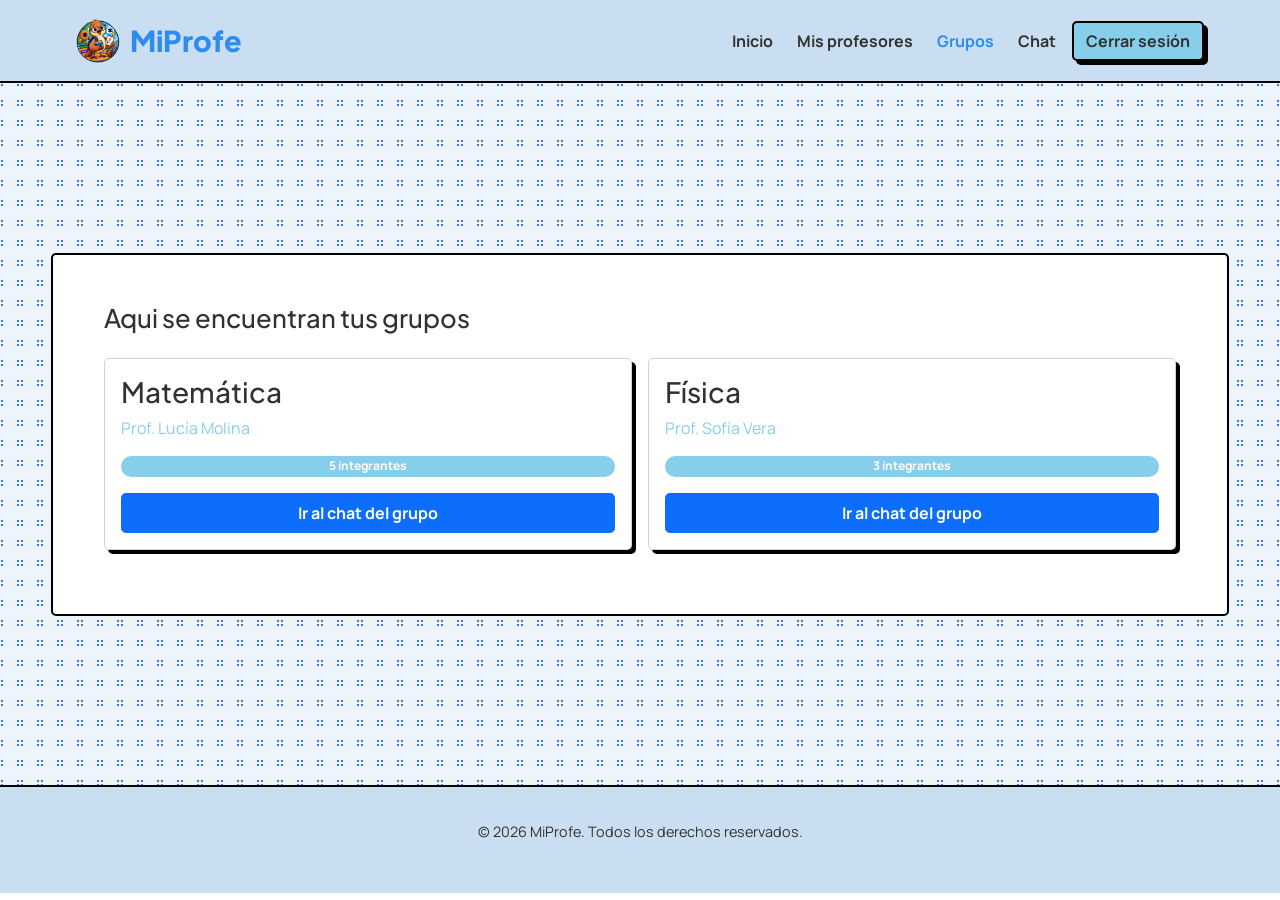
<file: alumno/grupos.html>
<!DOCTYPE html>
<html lang="es">
<head>
    <meta charset="UTF-8">
    <title>Grupos - MiProfe</title>
    <meta name="viewport" content="width=device-width, initial-scale=1.0">
    <link href="https://cdn.jsdelivr.net/npm/bootstrap@5.3.8/dist/css/bootstrap.min.css" rel="stylesheet" integrity="sha384-sRIl4kxILFvY47J16cr9ZwB07vP4J8+LH7qKQnuqkuIAvNWLzeN8tE5YBujZqJLB" crossorigin="anonymous">
    <link rel="stylesheet" href="../Estilo/style.css">
    <link rel="stylesheet" href="../Estilo/styleAlumnos.css">
    <link rel="preconnect" href="https://fonts.googleapis.com">
     <link rel="preconnect" href="https://fonts.gstatic.com" crossorigin>
     <link href="https://fonts.googleapis.com/css2?family=Manrope:wght@400;500;600;700&family=Plus+Jakarta+Sans:wght@600;700;800&display=swap" rel="stylesheet">
     <link rel="icon" href="../img/Logo_Principal.png">
</head>
<body>
    <header>
    <nav class="navbar navbar-expand-lg mi-navbar">
      <div class="container-fluid">

        <a href="principalAlumno.html" class="navbar-brand mi-logo">
          <img src="../img/Logo_Principal.png" alt="" width="44" height="44">
          MiProfe
        </a>

        <button class="navbar-toggler" type="button" data-bs-toggle="collapse" data-bs-target="#navAlumno" aria-controls="navAlumno" aria-expanded="false" aria-label="Abrir menú">
          <span class="navbar-toggler-icon"></span>
        </button>

        <div class="collapse navbar-collapse" id="navAlumno">
          <ul class="navbar-nav ms-lg-auto align-items-lg-center gap-lg-2 mt-3 mt-lg-0">
            <li class="nav-item"><a class="nav-link" href="principalAlumno.html">Inicio</a></li>
            <li class="nav-item"><a class="nav-link" href="MisProfesores.html">Mis profesores</a></li>
            <li class="nav-item"><a class="nav-link active" aria-current="page" href="grupos.html">Grupos</a></li>
            <li class="nav-item"><a class="nav-link" href="chatGrupo.html">Chat</a></li>
            <li class="nav-item"><a class="btn mi-btn-cerrar-sesion mt-2 mt-lg-0" href="../index.html">Cerrar sesión</a></li>
          </ul>
        </div>

      </div>
    </nav>
  </header>

  <main class="Principal-inicio">
    <div class="inicio-contenido">
    <section id="grupos">
      <h2 class="section-title">Aqui se encuentran tus grupos</h2>

      <div class="row g-3">
  <div class="col-md-6">
    <article class="card h-100">
      <div class="card-body d-flex flex-column">
        <h3 class="card-title">Matemática</h3>
        <p class="card-text text-secondary">Prof. Lucía Molina</p>
        <span class="badge text-bg-secondary rounded-pill mb-3">5 integrantes</span>
        <a href="chatGrupo.html" class="btn btn-primary mt-auto">Ir al chat del grupo</a>
      </div>
    </article>
  </div>
  <div class="col-md-6">
    <article class="card h-100">
      <div class="card-body d-flex flex-column">
        <h3 class="card-title">Física</h3>
        <p class="card-text text-secondary">Prof. Sofía Vera</p>
        <span class="badge text-bg-secondary rounded-pill mb-3">3 integrantes</span>
        <a href="chatGrupo.html" class="btn btn-primary mt-auto">Ir al chat del grupo</a>
      </div>
    </article>
  </div>
</div>
    </section>
    </div>
  </main>

  <footer>
    <p>&copy; 2026 MiProfe. Todos los derechos reservados.</p>
  </footer>
  <script src="../js/alumno.js"></script>
<script src="https://cdn.jsdelivr.net/npm/bootstrap@5.3.8/dist/js/bootstrap.bundle.min.js" integrity="sha384-FKyoEForCGlyvwx9Hj09JcYn3nv7wiPVlz7YYwJrWVcXK/BmnVDxM+D2scQbITxI" crossorigin="anonymous"></script>
</body>
</html>
</file>
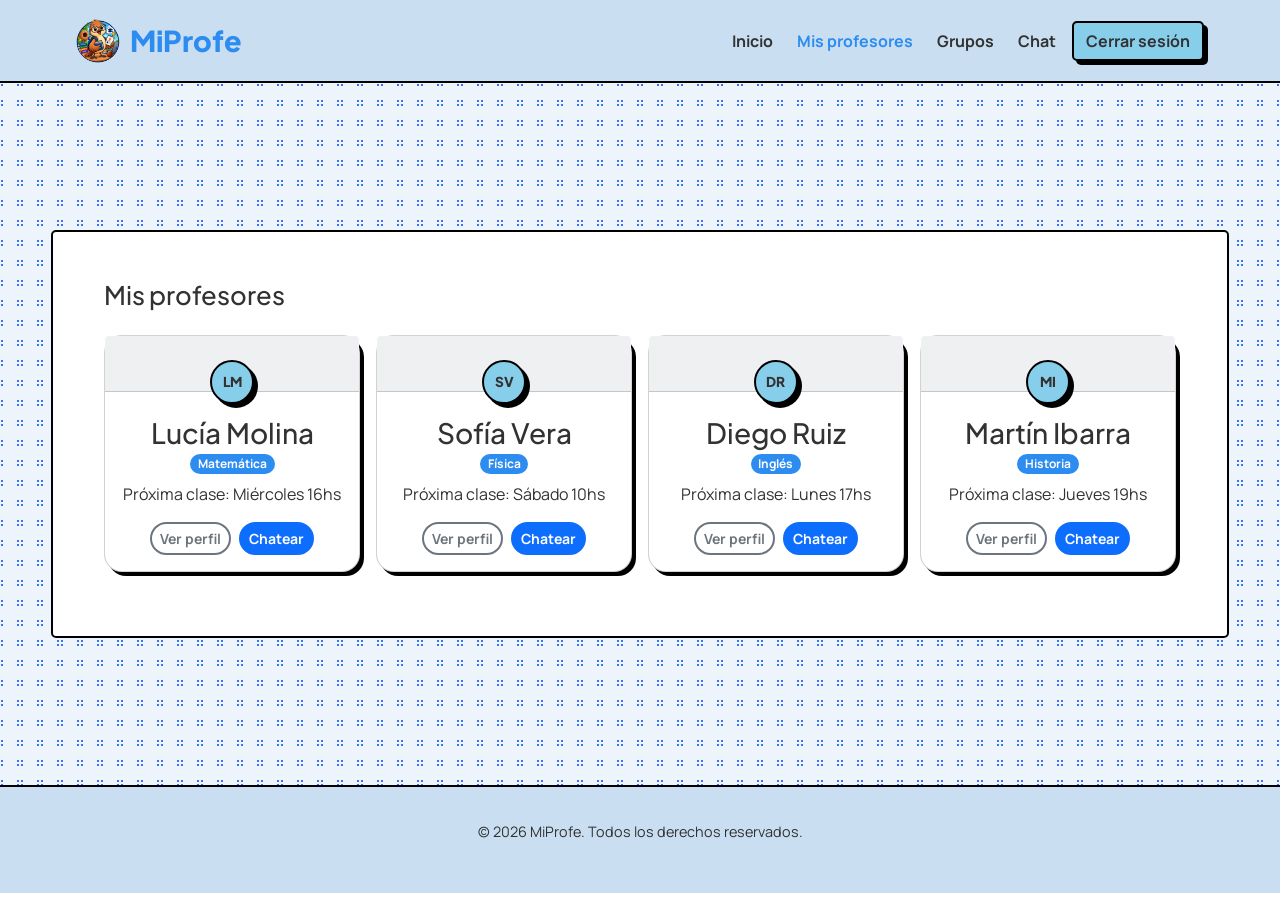
<file: alumno/MisProfesores.html>
<!DOCTYPE html>
<html lang="es">
<head>
    <meta charset="UTF-8">
    <title>Mis profesores - MiProfe</title>
    <meta name="viewport" content="width=device-width, initial-scale=1.0">
    <link href="https://cdn.jsdelivr.net/npm/bootstrap@5.3.8/dist/css/bootstrap.min.css" rel="stylesheet" integrity="sha384-sRIl4kxILFvY47J16cr9ZwB07vP4J8+LH7qKQnuqkuIAvNWLzeN8tE5YBujZqJLB" crossorigin="anonymous">
    <link rel="stylesheet" href="../Estilo/style.css">
    <link rel="stylesheet" href="../Estilo/styleAlumnos.css">
    <link rel="preconnect" href="https://fonts.googleapis.com">
     <link rel="preconnect" href="https://fonts.gstatic.com" crossorigin>
     <link href="https://fonts.googleapis.com/css2?family=Manrope:wght@400;500;600;700&family=Plus+Jakarta+Sans:wght@600;700;800&display=swap" rel="stylesheet">
     <link rel="icon" href="../img/Logo_Principal.png">

</head>
<body>
    <header>
    <nav class="navbar navbar-expand-lg mi-navbar">
      <div class="container-fluid">

        <a href="principalAlumno.html" class="navbar-brand mi-logo">
          <img src="../img/Logo_Principal.png" alt="" width="44" height="44">
          MiProfe
        </a>

        <button class="navbar-toggler" type="button" data-bs-toggle="collapse" data-bs-target="#navAlumno" aria-controls="navAlumno" aria-expanded="false" aria-label="Abrir menú">
          <span class="navbar-toggler-icon"></span>
        </button>

        <div class="collapse navbar-collapse" id="navAlumno">
          <ul class="navbar-nav ms-lg-auto align-items-lg-center gap-lg-2 mt-3 mt-lg-0">
            <li class="nav-item"><a class="nav-link" href="principalAlumno.html">Inicio</a></li>
            <li class="nav-item"><a class="nav-link active" aria-current="page" href="MisProfesores.html">Mis profesores</a></li>
            <li class="nav-item"><a class="nav-link" href="grupos.html">Grupos</a></li>
            <li class="nav-item"><a class="nav-link" href="chatGrupo.html">Chat</a></li>
            <li class="nav-item"><a class="btn mi-btn-cerrar-sesion mt-2 mt-lg-0" href="../index.html">Cerrar sesión</a></li>
          </ul>
        </div>

      </div>
    </nav>
  </header>

  <main class="Principal-inicio">
    <div class="inicio-contenido">
    <section id="mis-profesores">
      <h2 class="section-title">Mis profesores</h2>
      
      <div class="row g-3">
  <div class="col-md-6 col-lg-3">
    <article class="card profesor-card h-100">
      <div class="card-header profesor-card-banner"></div>
      <div class="card-body d-flex flex-column align-items-center">
        <div class="avatar avatar--grande profesor-card-avatar" aria-hidden="true">LM</div>
        <h3 class="card-title mb-1">Lucía Molina</h3>
        <span class="badge text-bg-primary rounded-pill mb-2">Matemática</span>
        <p class="card-text mb-3">Próxima clase: Miércoles 16hs</p>
        <div class="d-flex gap-2 mt-auto">
          <a href="perfilProfesor.html" class="btn btn-outline-secondary btn-sm rounded-pill">Ver perfil</a>
          <a href="chatGrupo.html" class="btn btn-primary btn-sm rounded-pill">Chatear</a>
        </div>
      </div>
    </article>
  </div>
  <div class="col-md-6 col-lg-3">
    <article class="card profesor-card h-100">
      <div class="card-header profesor-card-banner"></div>
      <div class="card-body d-flex flex-column align-items-center">
        <div class="avatar avatar--grande profesor-card-avatar" aria-hidden="true">SV</div>
        <h3 class="card-title mb-1">Sofía Vera</h3>
        <span class="badge text-bg-primary rounded-pill mb-2">Física</span>
        <p class="card-text mb-3">Próxima clase: Sábado 10hs</p>
        <div class="d-flex gap-2 mt-auto">
          <a href="perfilProfesor.html" class="btn btn-outline-secondary btn-sm rounded-pill">Ver perfil</a>
          <a href="chatGrupo.html" class="btn btn-primary btn-sm rounded-pill">Chatear</a>
        </div>
      </div>
    </article>
  </div>
  <div class="col-md-6 col-lg-3">
    <article class="card profesor-card h-100">
      <div class="card-header profesor-card-banner"></div>
      <div class="card-body d-flex flex-column align-items-center">
        <div class="avatar avatar--grande profesor-card-avatar" aria-hidden="true">DR</div>
        <h3 class="card-title mb-1">Diego Ruiz</h3>
        <span class="badge text-bg-primary rounded-pill mb-2">Inglés</span>
        <p class="card-text mb-3">Próxima clase: Lunes 17hs</p>
        <div class="d-flex gap-2 mt-auto">
          <a href="perfilProfesor.html" class="btn btn-outline-secondary btn-sm rounded-pill">Ver perfil</a>
          <a href="chatGrupo.html" class="btn btn-primary btn-sm rounded-pill">Chatear</a>
        </div>
      </div>
    </article>
  </div>
  <div class="col-md-6 col-lg-3">
    <article class="card profesor-card h-100">
      <div class="card-header profesor-card-banner"></div>
      <div class="card-body d-flex flex-column align-items-center">
        <div class="avatar avatar--grande profesor-card-avatar" aria-hidden="true">MI</div>
        <h3 class="card-title mb-1">Martín Ibarra</h3>
        <span class="badge text-bg-primary rounded-pill mb-2">Historia</span>
        <p class="card-text mb-3">Próxima clase: Jueves 19hs</p>
        <div class="d-flex gap-2 mt-auto">
          <a href="perfilProfesor.html" class="btn btn-outline-secondary btn-sm rounded-pill">Ver perfil</a>
          <a href="chatGrupo.html" class="btn btn-primary btn-sm rounded-pill">Chatear</a>
        </div>
      </div>
    </article>
  </div>
</div>
    </section>
    </div>
  </main>

  <footer>
    <p>&copy; 2026 MiProfe. Todos los derechos reservados.</p>
  </footer>
<script src="../js/alumno.js"></script>
<script src="https://cdn.jsdelivr.net/npm/bootstrap@5.3.8/dist/js/bootstrap.bundle.min.js" integrity="sha384-FKyoEForCGlyvwx9Hj09JcYn3nv7wiPVlz7YYwJrWVcXK/BmnVDxM+D2scQbITxI" crossorigin="anonymous"></script>
</body>
</html>
</file>
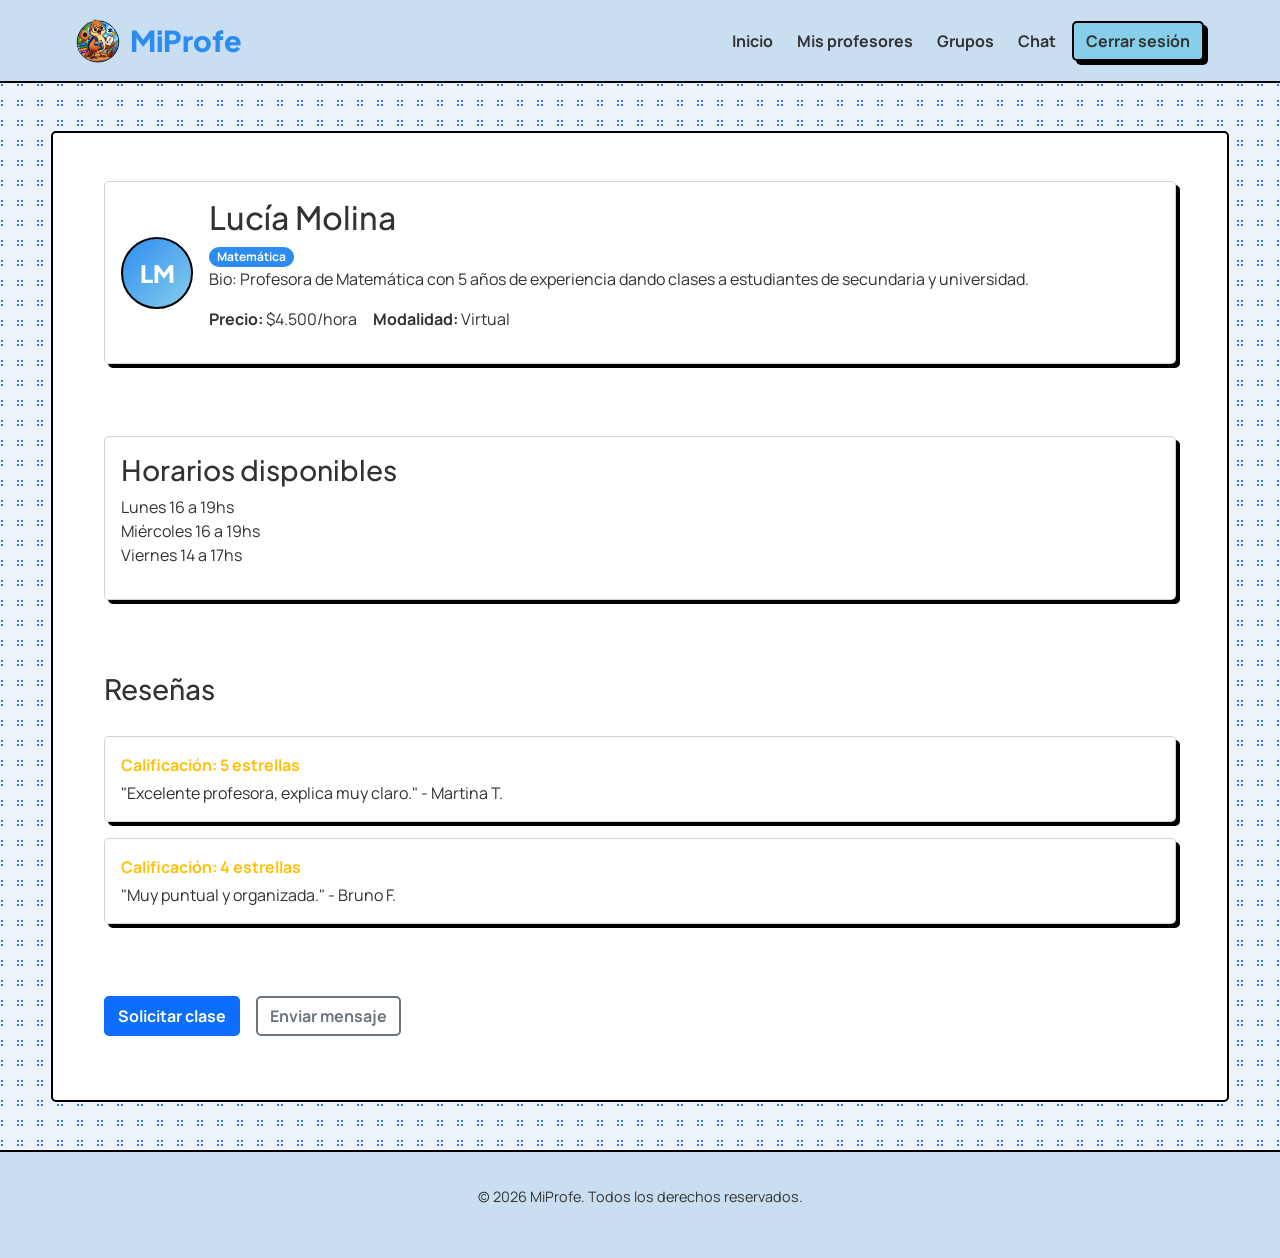
<file: alumno/perfilProfesor.html>
<!DOCTYPE html>
<html lang="es">
<head>
    <meta charset="UTF-8">
    <title>Perfil del profesor - MiProfe</title>
     <link href="https://cdn.jsdelivr.net/npm/bootstrap@5.3.8/dist/css/bootstrap.min.css" rel="stylesheet" integrity="sha384-sRIl4kxILFvY47J16cr9ZwB07vP4J8+LH7qKQnuqkuIAvNWLzeN8tE5YBujZqJLB" crossorigin="anonymous">
     <link rel="stylesheet" href="../Estilo/style.css">
     <link rel="stylesheet" href="../Estilo/profesor.css">
      <link rel="preconnect" href="https://fonts.googleapis.com">
      <link rel="preconnect" href="https://fonts.gstatic.com" crossorigin>
      <link href="https://fonts.googleapis.com/css2?family=Manrope:wght@400;500;600;700&family=Plus+Jakarta+Sans:wght@600;700;800&display=swap" rel="stylesheet">
      <link rel="icon" href="../img/Logo_Principal.png">
    <meta name="viewport" content="width=device-width, initial-scale=1.0">

</head>
<body>
    <header>
    <nav class="navbar navbar-expand-lg mi-navbar">
      <div class="container-fluid">

        <a href="principalAlumno.html" class="navbar-brand mi-logo">
          <img src="../img/Logo_Principal.png" alt="" width="44" height="44">
          MiProfe
        </a>

        <button class="navbar-toggler" type="button" data-bs-toggle="collapse" data-bs-target="#navAlumno" aria-controls="navAlumno" aria-expanded="false" aria-label="Abrir menú">
          <span class="navbar-toggler-icon"></span>
        </button>

        <div class="collapse navbar-collapse" id="navAlumno">
          <ul class="navbar-nav ms-lg-auto align-items-lg-center gap-lg-2 mt-3 mt-lg-0">
            <li class="nav-item"><a class="nav-link" href="principalAlumno.html">Inicio</a></li>
            <li class="nav-item"><a class="nav-link" href="MisProfesores.html">Mis profesores</a></li>
            <li class="nav-item"><a class="nav-link" href="grupos.html">Grupos</a></li>
            <li class="nav-item"><a class="nav-link" href="chatGrupo.html">Chat</a></li>
            <li class="nav-item"><a class="btn mi-btn-cerrar-sesion mt-2 mt-lg-0" href="../index.html">Cerrar sesión</a></li>
          </ul>
        </div>

      </div>
    </nav>
  </header>

  <main class="Principal-inicio">
    <div class="inicio-contenido">

    <section id="datos-profesor" class="card">
  <div class="card-body d-flex flex-column flex-sm-row align-items-sm-center gap-3">
    <span class="avatar avatar--grande flex-shrink-0" aria-hidden="true">LM</span>
    <div class="perfil-info">
      <h2 class="card-title">Lucía Molina</h2>
      <span class="badge text-bg-primary rounded-pill">Matemática</span>
      <p class="card-text">Bio: Profesora de Matemática con 5 años de experiencia dando clases a estudiantes de secundaria y universidad.</p>
      <ul class="list-unstyled d-flex flex-wrap gap-3">
        <li><strong>Precio:</strong> $4.500/hora</li>
        <li><strong>Modalidad:</strong> Virtual</li>
      </ul>
    </div>
  </div>
</section>

<section id="horarios" class="card">
  <div class="card-body">
    <h3 class="card-title">Horarios disponibles</h3>
    <ul class="list-unstyled">
      <li>Lunes 16 a 19hs</li>
      <li>Miércoles 16 a 19hs</li>
      <li>Viernes 14 a 17hs</li>
    </ul>
  </div>
</section>

<section id="resenas" class="d-flex flex-column gap-3">
  <h3>Reseñas</h3>
  <article class="card">
    <div class="card-body">
      <p class="fw-bold text-warning mb-1">Calificación: 5 estrellas</p>
      <p class="card-text mb-0">"Excelente profesora, explica muy claro." - Martina T.</p>
    </div>
  </article>
  <article class="card">
    <div class="card-body">
      <p class="fw-bold text-warning mb-1">Calificación: 4 estrellas</p>
      <p class="card-text mb-0">"Muy puntual y organizada." - Bruno F.</p>
    </div>
  </article>
</section>

<section id="acciones" class="d-flex align-items-center gap-3">
  <form id="formSolicitarClase" action="#" method="post">
    <button id="btnSolicitarClase" type="submit" class="btn btn-primary">Solicitar clase</button>
  </form>
  <a href="chatGrupo.html" class="btn btn-outline-secondary">Enviar mensaje</a>
</section>

    </div>
  </main>

  <footer>
    <p>&copy; 2026 MiProfe. Todos los derechos reservados.</p>
  </footer>
<script src="../js/alumno.js"></script>
<script src="https://cdn.jsdelivr.net/npm/bootstrap@5.3.8/dist/js/bootstrap.bundle.min.js" integrity="sha384-FKyoEForCGlyvwx9Hj09JcYn3nv7wiPVlz7YYwJrWVcXK/BmnVDxM+D2scQbITxI" crossorigin="anonymous"></script>
</body>
</html>
</file>
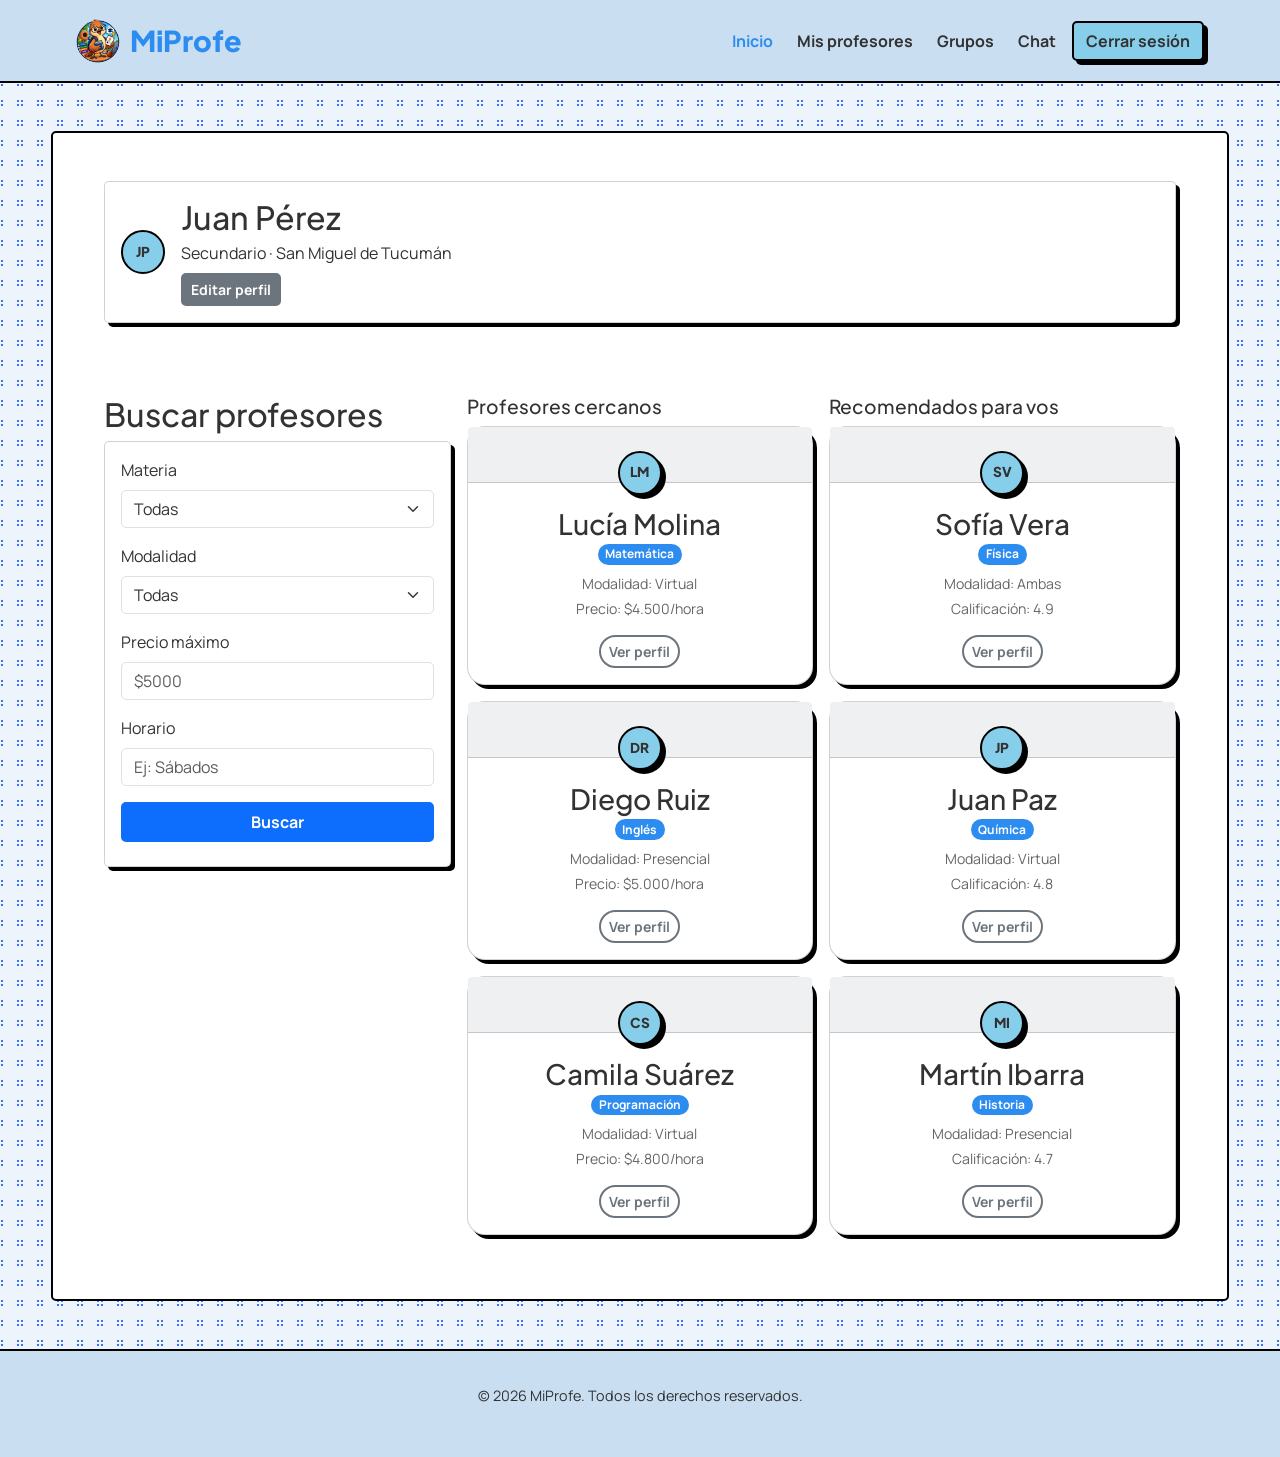
<file: alumno/principalAlumno.html>
<!DOCTYPE html>
<html lang="es">
<head>
    <meta charset="UTF-8">
    <meta name="viewport" content="width=device-width, initial-scale=1.0">
     <link rel="preconnect" href="https://fonts.googleapis.com">
    <link rel="preconnect" href="https://fonts.gstatic.com" crossorigin>
    <link href="https://fonts.googleapis.com/css2?family=Manrope:wght@400;500;600;700&family=Plus+Jakarta+Sans:wght@600;700;800&display=swap" rel="stylesheet">
    <link href="https://cdn.jsdelivr.net/npm/bootstrap@5.3.8/dist/css/bootstrap.min.css" rel="stylesheet" integrity="sha384-sRIl4kxILFvY47J16cr9ZwB07vP4J8+LH7qKQnuqkuIAvNWLzeN8tE5YBujZqJLB" crossorigin="anonymous">
    <link rel="stylesheet" href="../Estilo/style.css">
    <link rel="stylesheet" href="../Estilo/styleAlumnos.css">
    <link rel="icon" href="../img/Logo_Principal.png">
    
     <title>Inicio - MiProfe</title>
</head>
<body>
     <header>
    <nav class="navbar navbar-expand-lg mi-navbar">
      <div class="container-fluid">

        <a href="principalAlumno.html" class="navbar-brand mi-logo">
          <img src="../img/Logo_Principal.png" alt="" width="44" height="44">
          MiProfe
        </a>

        <button class="navbar-toggler" type="button" data-bs-toggle="collapse" data-bs-target="#navAlumno" aria-controls="navAlumno" aria-expanded="false" aria-label="Abrir menú">
          <span class="navbar-toggler-icon"></span>
        </button>

        <div class="collapse navbar-collapse" id="navAlumno">
          <ul class="navbar-nav ms-lg-auto align-items-lg-center gap-lg-2 mt-3 mt-lg-0">
            <li class="nav-item"><a class="nav-link active" aria-current="page" href="principalAlumno.html">Inicio</a></li>
            <li class="nav-item"><a class="nav-link" href="MisProfesores.html">Mis profesores</a></li>
            <li class="nav-item"><a class="nav-link" href="grupos.html">Grupos</a></li>
            <li class="nav-item"><a class="nav-link" href="chatGrupo.html">Chat</a></li>
            <li class="nav-item"><a class="btn mi-btn-cerrar-sesion mt-2 mt-lg-0" href="../index.html">Cerrar sesión</a></li>
          </ul>
        </div>

      </div>
    </nav>
  </header>

  <main class="Principal-inicio">
    <div class="inicio-contenido">

    <section id="perfil" class="card">
      <div class="card-body d-flex flex-column flex-sm-row align-items-sm-center gap-3">
        <div class="avatar avatar--grande flex-shrink-0" aria-hidden="true">JP</div>
        <div>
          <h2 class="card-title mb-1">Juan Pérez</h2>
          <p class="card-text mb-2">Secundario · San Miguel de Tucumán</p>
          <a href="EditarPerfil.html" class="btn btn-sm btn-secondary">Editar perfil</a>
        </div>
      </div>
    </section>

    <div class="row g-3">
  <div class="col-lg-4">
    <section id="filtros">
      <h2>Buscar profesores</h2>
      <form action="#" method="get" class="card">
        <div class="card-body">
          <div class="mb-3">
            <label for="materia" class="form-label">Materia</label>
            <select id="materia" name="materia" class="form-select">
              <option value="">Todas</option>
              <option value="matematica">Matemática</option>
              <option value="ingles">Inglés</option>
              <option value="fisica">Física</option>
              <option value="quimica">Química</option>
            </select>
          </div>
          <div class="mb-3">
            <label for="modalidad" class="form-label">Modalidad</label>
            <select id="modalidad" name="modalidad" class="form-select">
              <option value="">Todas</option>
              <option value="virtual">Virtual</option>
              <option value="presencial">Presencial</option>
              <option value="ambas">Ambas</option>
            </select>
          </div>
          <div class="mb-3">
            <label for="precio" class="form-label">Precio máximo</label>
            <input type="number" class="form-control" id="precio" name="precio" placeholder="$5000">
          </div>
          <div class="mb-3">
            <label for="horario" class="form-label">Horario</label>
            <input type="text" class="form-control" id="horario" name="horario" placeholder="Ej: Sábados">
          </div>
          <button class="btn btn-primary w-100" type="submit">Buscar</button>
          <p id="resultadoFiltro" class="form-text mt-2 mb-0"></p>
        </div>
      </form>
    </section>
  </div>

  <div class="col-lg-4">
    <section id="cercanos">
      <h2>Profesores cercanos</h2>
      <div class="d-flex flex-column gap-3">
        <article class="card profesor-card">
          <div class="card-header profesor-card-banner"></div>
          <div class="card-body d-flex flex-column align-items-center">
            <div class="avatar avatar--grande profesor-card-avatar" aria-hidden="true">LM</div>
            <h3 class="card-title mb-1">Lucía Molina</h3>
            <span class="badge text-bg-primary rounded-pill mb-2">Matemática</span>
            <p class="card-text mb-1">Modalidad: Virtual</p>
            <p class="card-text mb-3">Precio: $4.500/hora</p>
            <a href="perfilProfesor.html" class="btn btn-outline-secondary btn-sm rounded-pill">Ver perfil</a>
          </div>
        </article>
        <article class="card profesor-card">
          <div class="card-header profesor-card-banner"></div>
          <div class="card-body d-flex flex-column align-items-center">
            <div class="avatar avatar--grande profesor-card-avatar" aria-hidden="true">DR</div>
            <h3 class="card-title mb-1">Diego Ruiz</h3>
            <span class="badge text-bg-primary rounded-pill mb-2">Inglés</span>
            <p class="card-text mb-1">Modalidad: Presencial</p>
            <p class="card-text mb-3">Precio: $5.000/hora</p>
            <a href="perfilProfesor.html" class="btn btn-outline-secondary btn-sm rounded-pill">Ver perfil</a>
          </div>
        </article>
        <article class="card profesor-card">
          <div class="card-header profesor-card-banner"></div>
          <div class="card-body d-flex flex-column align-items-center">
            <div class="avatar avatar--grande profesor-card-avatar" aria-hidden="true">CS</div>
            <h3 class="card-title mb-1">Camila Suárez</h3>
            <span class="badge text-bg-primary rounded-pill mb-2">Programación</span>
            <p class="card-text mb-1">Modalidad: Virtual</p>
            <p class="card-text mb-3">Precio: $4.800/hora</p>
            <a href="perfilProfesor.html" class="btn btn-outline-secondary btn-sm rounded-pill">Ver perfil</a>
          </div>
        </article>
      </div>
    </section>
  </div>

  <div class="col-lg-4">
    <section id="recomendados">
      <h2>Recomendados para vos</h2>
      <div class="d-flex flex-column gap-3">
        <article class="card profesor-card">
          <div class="card-header profesor-card-banner"></div>
          <div class="card-body d-flex flex-column align-items-center">
            <div class="avatar avatar--grande profesor-card-avatar" aria-hidden="true">SV</div>
            <h3 class="card-title mb-1">Sofía Vera</h3>
            <span class="badge text-bg-primary rounded-pill mb-2">Física</span>
            <p class="card-text mb-1">Modalidad: Ambas</p>
            <p class="card-text mb-3">Calificación: 4.9</p>
            <a href="perfilProfesor.html" class="btn btn-outline-secondary btn-sm rounded-pill">Ver perfil</a>
          </div>
        </article>
        <article class="card profesor-card">
          <div class="card-header profesor-card-banner"></div>
          <div class="card-body d-flex flex-column align-items-center">
            <div class="avatar avatar--grande profesor-card-avatar" aria-hidden="true">JP</div>
            <h3 class="card-title mb-1">Juan Paz</h3>
            <span class="badge text-bg-primary rounded-pill mb-2">Química</span>
            <p class="card-text mb-1">Modalidad: Virtual</p>
            <p class="card-text mb-3">Calificación: 4.8</p>
            <a href="perfilProfesor.html" class="btn btn-outline-secondary btn-sm rounded-pill">Ver perfil</a>
          </div>
        </article>
        <article class="card profesor-card">
          <div class="card-header profesor-card-banner"></div>
          <div class="card-body d-flex flex-column align-items-center">
            <div class="avatar avatar--grande profesor-card-avatar" aria-hidden="true">MI</div>
            <h3 class="card-title mb-1">Martín Ibarra</h3>
            <span class="badge text-bg-primary rounded-pill mb-2">Historia</span>
            <p class="card-text mb-1">Modalidad: Presencial</p>
            <p class="card-text mb-3">Calificación: 4.7</p>
            <a href="perfilProfesor.html" class="btn btn-outline-secondary btn-sm rounded-pill">Ver perfil</a>
          </div>
        </article>
      </div>
    </section>
  </div>
</div>
</div>
  </main>
  <footer>
    <p>&copy; 2026 MiProfe. Todos los derechos reservados.</p>
  </footer>
<script src="../js/alumno.js"></script>
<script src="https://cdn.jsdelivr.net/npm/bootstrap@5.3.8/dist/js/bootstrap.bundle.min.js" integrity="sha384-FKyoEForCGlyvwx9Hj09JcYn3nv7wiPVlz7YYwJrWVcXK/BmnVDxM+D2scQbITxI" crossorigin="anonymous"></script>
</body>
</html>
</file>
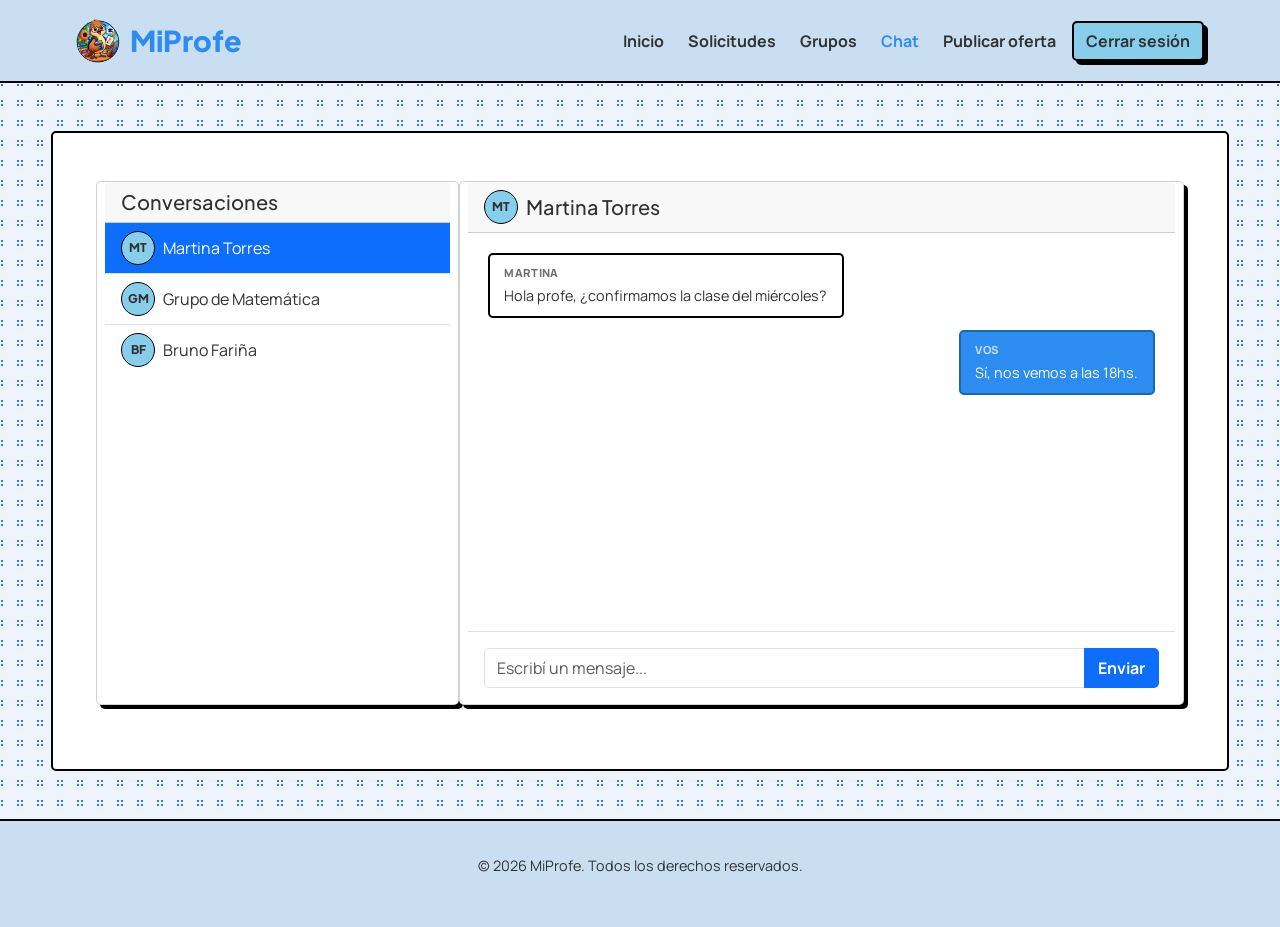
<file: profesor/Chat.html>
<!DOCTYPE html>
<html lang="es">
<head>
  <meta charset="UTF-8">
  <link href="https://cdn.jsdelivr.net/npm/bootstrap@5.3.8/dist/css/bootstrap.min.css" rel="stylesheet" integrity="sha384-sRIl4kxILFvY47J16cr9ZwB07vP4J8+LH7qKQnuqkuIAvNWLzeN8tE5YBujZqJLB" crossorigin="anonymous">
  <link rel="stylesheet" href="../Estilo/style.css">
  <link rel="stylesheet" href="../Estilo/profesor.css">
  <link rel="preconnect" href="https://fonts.googleapis.com">
  <link rel="preconnect" href="https://fonts.gstatic.com" crossorigin>
  <link href="https://fonts.googleapis.com/css2?family=Manrope:wght@400;500;600;700&family=Plus+Jakarta+Sans:wght@600;700;800&display=swap" rel="stylesheet">
  <link rel="icon" href="../img/Logo_Principal.png">
  <title>Chat - MiProfe</title>
  <meta name="viewport" content="width=device-width, initial-scale=1.0">
</head>
<body>

  <header>
    <nav class="navbar navbar-expand-lg mi-navbar">
      <div class="container-fluid">

        <a href="PrincipalProfesor.html" class="navbar-brand mi-logo">
          <img src="../img/Logo_Principal.png" alt="" width="44" height="44">
          MiProfe
        </a>

        <button class="navbar-toggler" type="button" data-bs-toggle="collapse" data-bs-target="#navProfesor" aria-controls="navProfesor" aria-expanded="false" aria-label="Abrir menú">
          <span class="navbar-toggler-icon"></span>
        </button>

        <div class="collapse navbar-collapse" id="navProfesor">
          <ul class="navbar-nav ms-lg-auto align-items-lg-center gap-lg-2 mt-3 mt-lg-0">
            <li class="nav-item"><a class="nav-link" href="PrincipalProfesor.html">Inicio</a></li>
            <li class="nav-item"><a class="nav-link" href="Solicitudes.html">Solicitudes</a></li>
            <li class="nav-item"><a class="nav-link" href="Grupos.html">Grupos</a></li>
            <li class="nav-item"><a class="nav-link active" aria-current="page" href="Chat.html">Chat</a></li>
            <li class="nav-item"><a class="nav-link" href="PublicarOferta.html">Publicar oferta</a></li>
            <li class="nav-item"><a class="btn mi-btn-cerrar-sesion mt-2 mt-lg-0" href="../index.html">Cerrar sesión</a></li>
          </ul>
        </div>

      </div>
    </nav>
  </header>

  <main class="Principal-inicio">
    <div class="inicio-contenido">

    <div class="chat-layout row g-3">

      <aside id="conversaciones" class="card col-12 col-lg-4">
        <div class="card-header">
          <h2 class="h5 mb-0">Conversaciones</h2>
        </div>
        <ul class="list-group list-group-flush">
          <li class="list-group-item p-0">
            <a href="#" class="list-group-item list-group-item-action active d-flex align-items-center gap-2 border-0" data-conversacion="martina" data-nombre="Martina Torres" data-iniciales="MT">
              <span class="avatar avatar--mini" aria-hidden="true">MT</span>
              Martina Torres
            </a>
          </li>
          <li class="list-group-item p-0">
            <a href="#" class="list-group-item list-group-item-action d-flex align-items-center gap-2 border-0" data-conversacion="grupo-matematica" data-nombre="Grupo de Matemática" data-iniciales="GM">
              <span class="avatar avatar--mini" aria-hidden="true">GM</span>
              Grupo de Matemática
            </a>
          </li>
          <li class="list-group-item p-0">
            <a href="#" class="list-group-item list-group-item-action d-flex align-items-center gap-2 border-0" data-conversacion="bruno" data-nombre="Bruno Fariña" data-iniciales="BF">
              <span class="avatar avatar--mini" aria-hidden="true">BF</span>
              Bruno Fariña
            </a>
          </li>
        </ul>
      </aside>

      <section id="chat-activo" class="card col-12 col-lg-8">

        <div class="card-header d-flex align-items-center gap-2">
          <span class="avatar avatar--mini" id="chatAvatarActivo" aria-hidden="true">MT</span>
          <h2 class="h5 mb-0" id="chatNombreActivo">Martina Torres</h2>
        </div>

        <ul id="mensajes" class="mensajes">
          <li class="mensaje mensaje-otro">
            <span class="mensaje-autor">Martina</span>
            Hola profe, ¿confirmamos la clase del miércoles?
          </li>
          <li class="mensaje mensaje-propio">
            <span class="mensaje-autor">Vos</span>
            Sí, nos vemos a las 18hs.
          </li>
        </ul>

        <form id="formMensaje" action="#" method="post" class="p-3 border-top">
          <label for="mensaje" class="sr-only">Mensaje</label>
          <div class="input-group">
            <input type="text" id="mensaje" name="mensaje" class="form-control" placeholder="Escribí un mensaje..." autocomplete="off">
            <button type="submit" class="btn btn-primary">Enviar</button>
          </div>
        </form>

      </section>

    </div>

    </div>
  </main>

  <footer>
    <p>&copy; 2026 MiProfe. Todos los derechos reservados.</p>
  </footer>
<script src="https://cdn.jsdelivr.net/npm/bootstrap@5.3.8/dist/js/bootstrap.bundle.min.js" integrity="sha384-FKyoEForCGlyvwx9Hj09JcYn3nv7wiPVlz7YYwJrWVcXK/BmnVDxM+D2scQbITxI" crossorigin="anonymous"></script>
<script src="../js/profesor.js"></script>
</body>
</html>
</file>
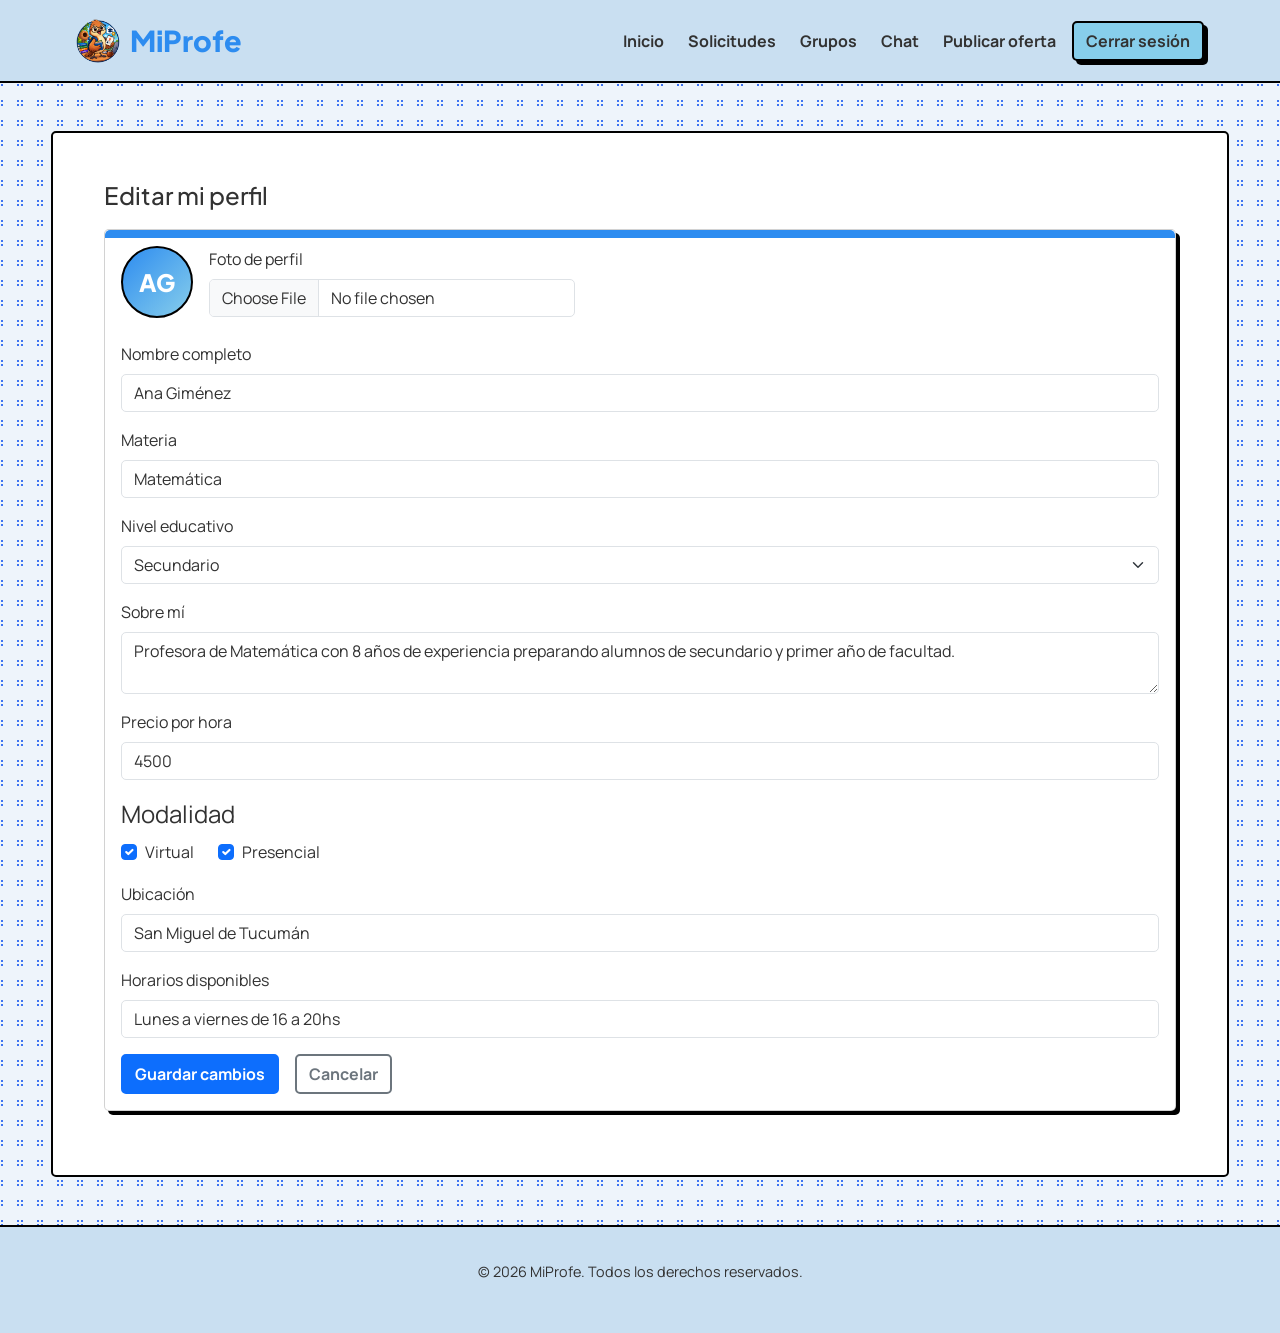
<file: profesor/EditarPerfil.html>
<!DOCTYPE html>
<html lang="es">
<head>
  <meta charset="UTF-8">
  <link href="https://cdn.jsdelivr.net/npm/bootstrap@5.3.8/dist/css/bootstrap.min.css" rel="stylesheet" integrity="sha384-sRIl4kxILFvY47J16cr9ZwB07vP4J8+LH7qKQnuqkuIAvNWLzeN8tE5YBujZqJLB" crossorigin="anonymous">
  <link rel="stylesheet" href="../Estilo/style.css">
  <link rel="stylesheet" href="../Estilo/profesor.css">
  <link rel="preconnect" href="https://fonts.googleapis.com">
  <link rel="preconnect" href="https://fonts.gstatic.com" crossorigin>
  <link href="https://fonts.googleapis.com/css2?family=Manrope:wght@400;500;600;700&family=Plus+Jakarta+Sans:wght@600;700;800&display=swap" rel="stylesheet">
  <link rel="icon" href="../img/Logo_Principal.png">
  <title>Editar perfil - MiProfe</title>
  <meta name="viewport" content="width=device-width, initial-scale=1.0">
</head>
<body>

  <header>
    <nav class="navbar navbar-expand-lg mi-navbar">
      <div class="container-fluid">

        <a href="PrincipalProfesor.html" class="navbar-brand mi-logo">
          <img src="../img/Logo_Principal.png" alt="" width="44" height="44">
          MiProfe
        </a>

        <button class="navbar-toggler" type="button" data-bs-toggle="collapse" data-bs-target="#navProfesor" aria-controls="navProfesor" aria-expanded="false" aria-label="Abrir menú">
          <span class="navbar-toggler-icon"></span>
        </button>

        <div class="collapse navbar-collapse" id="navProfesor">
          <ul class="navbar-nav ms-lg-auto align-items-lg-center gap-lg-2 mt-3 mt-lg-0">
            <li class="nav-item"><a class="nav-link" href="PrincipalProfesor.html">Inicio</a></li>
            <li class="nav-item"><a class="nav-link" href="Solicitudes.html">Solicitudes</a></li>
            <li class="nav-item"><a class="nav-link" href="Grupos.html">Grupos</a></li>
            <li class="nav-item"><a class="nav-link" href="Chat.html">Chat</a></li>
            <li class="nav-item"><a class="nav-link" href="PublicarOferta.html">Publicar oferta</a></li>
            <li class="nav-item"><a class="btn mi-btn-cerrar-sesion mt-2 mt-lg-0" href="../index.html">Cerrar sesión</a></li>
          </ul>
        </div>

      </div>
    </nav>
  </header>

  <main class="Principal-inicio">
    <div class="inicio-contenido">

    <section id="editar-perfil">
      <h2>Editar mi perfil</h2>

      <form action="#" method="post" class="card mi-card-accent">
        <div class="card-body">

        <div class="mb-4 d-flex align-items-center gap-3">
          <div class="avatar avatar--grande flex-shrink-0" id="avatarPreview" aria-hidden="true">AG</div>
          <div>
            <label for="foto" class="form-label">Foto de perfil</label>
            <input type="file" id="foto" name="foto" class="form-control" accept="image/*">
          </div>
        </div>

        <div class="mb-3">
          <label for="nombre" class="form-label">Nombre completo</label>
          <input type="text" id="nombre" name="nombre" class="form-control" value="Ana Giménez" required>
        </div>

        <div class="mb-3">
          <label for="materia" class="form-label">Materia</label>
          <input type="text" id="materia" name="materia" class="form-control" value="Matemática" required>
        </div>

        <div class="mb-3">
          <label for="nivel" class="form-label">Nivel educativo</label>
          <select id="nivel" name="nivel" class="form-select" required>
            <option value="">Seleccioná un nivel</option>
            <option value="primario">Primario</option>
            <option value="secundario" selected>Secundario</option>
            <option value="universitario">Universitario</option>
            <option value="adultos">Adultos</option>
          </select>
        </div>

        <div class="mb-3">
          <label for="descripcion" class="form-label">Sobre mí</label>
          <textarea id="descripcion" name="descripcion" class="form-control" placeholder="Contales a los alumnos sobre tu experiencia y metodología">Profesora de Matemática con 8 años de experiencia preparando alumnos de secundario y primer año de facultad.</textarea>
        </div>

        <div class="mb-3">
          <label for="precio" class="form-label">Precio por hora</label>
          <input type="number" id="precio" name="precio" class="form-control" value="4500" required>
        </div>

        <fieldset class="mb-3">
          <legend class="form-label">Modalidad</legend>
          <div class="d-flex gap-4">

            <div class="form-check">
              <input type="checkbox" id="modalidad-virtual" name="modalidad" value="virtual" class="form-check-input" checked>
              <label for="modalidad-virtual" class="form-check-label">Virtual</label>
            </div>

            <div class="form-check">
              <input type="checkbox" id="modalidad-presencial" name="modalidad" value="presencial" class="form-check-input" checked>
              <label for="modalidad-presencial" class="form-check-label">Presencial</label>
            </div>

          </div>
        </fieldset>

        <div class="mb-3">
          <label for="ubicacion" class="form-label">Ubicación</label>
          <input type="text" id="ubicacion" name="ubicacion" class="form-control" value="San Miguel de Tucumán">
        </div>

        <div class="mb-3">
          <label for="horarios" class="form-label">Horarios disponibles</label>
          <input type="text" id="horarios" name="horarios" class="form-control" value="Lunes a viernes de 16 a 20hs">
        </div>

        <div class="d-flex align-items-center gap-3">
          <button type="submit" class="btn btn-primary">Guardar cambios</button>
          <a href="PrincipalProfesor.html" class="btn btn-outline-secondary">Cancelar</a>
        </div>

        </div>
      </form>
    </section>

    </div>
  </main>

  <footer>
    <p>&copy; 2026 MiProfe. Todos los derechos reservados.</p>
  </footer>
<script src="https://cdn.jsdelivr.net/npm/bootstrap@5.3.8/dist/js/bootstrap.bundle.min.js" integrity="sha384-FKyoEForCGlyvwx9Hj09JcYn3nv7wiPVlz7YYwJrWVcXK/BmnVDxM+D2scQbITxI" crossorigin="anonymous"></script>
<script src="../js/profesor.js"></script>
</body>
</html>
</file>
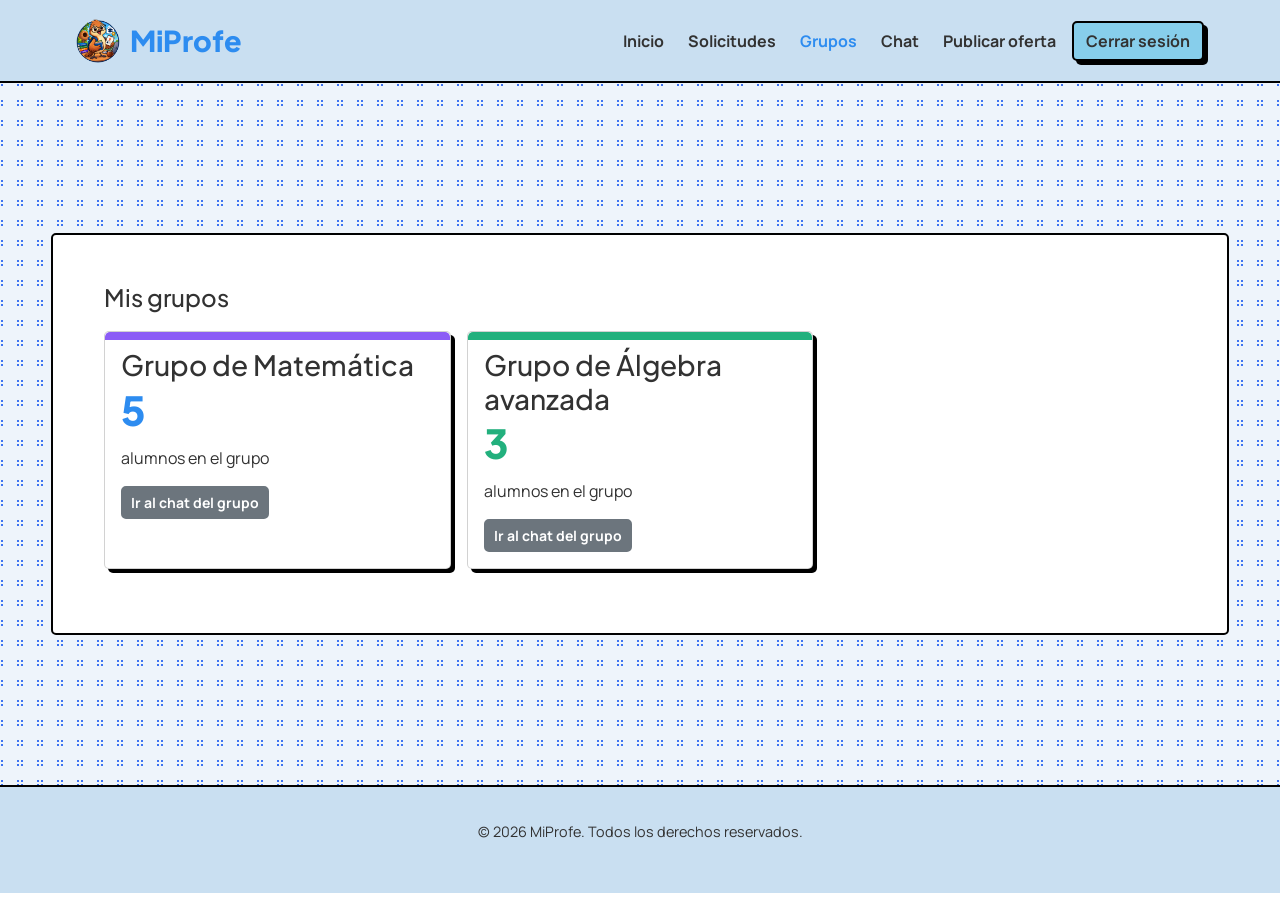
<file: profesor/Grupos.html>
<!DOCTYPE html>
<html lang="es">
<head>
  <meta charset="UTF-8">
  <link href="https://cdn.jsdelivr.net/npm/bootstrap@5.3.8/dist/css/bootstrap.min.css" rel="stylesheet" integrity="sha384-sRIl4kxILFvY47J16cr9ZwB07vP4J8+LH7qKQnuqkuIAvNWLzeN8tE5YBujZqJLB" crossorigin="anonymous">
  <link rel="stylesheet" href="../Estilo/style.css">
  <link rel="stylesheet" href="../Estilo/profesor.css">
  <link rel="preconnect" href="https://fonts.googleapis.com">
  <link rel="preconnect" href="https://fonts.gstatic.com" crossorigin>
  <link href="https://fonts.googleapis.com/css2?family=Manrope:wght@400;500;600;700&family=Plus+Jakarta+Sans:wght@600;700;800&display=swap" rel="stylesheet">
  <link rel="icon" href="../img/Logo_Principal.png">
  <title>Grupos - MiProfe</title>
  <meta name="viewport" content="width=device-width, initial-scale=1.0">
</head>
<body>

  <header>
    <nav class="navbar navbar-expand-lg mi-navbar">
      <div class="container-fluid">

        <a href="PrincipalProfesor.html" class="navbar-brand mi-logo">
          <img src="../img/Logo_Principal.png" alt="" width="44" height="44">
          MiProfe
        </a>

        <button class="navbar-toggler" type="button" data-bs-toggle="collapse" data-bs-target="#navProfesor" aria-controls="navProfesor" aria-expanded="false" aria-label="Abrir menú">
          <span class="navbar-toggler-icon"></span>
        </button>

        <div class="collapse navbar-collapse" id="navProfesor">
          <ul class="navbar-nav ms-lg-auto align-items-lg-center gap-lg-2 mt-3 mt-lg-0">
            <li class="nav-item"><a class="nav-link" href="PrincipalProfesor.html">Inicio</a></li>
            <li class="nav-item"><a class="nav-link" href="Solicitudes.html">Solicitudes</a></li>
            <li class="nav-item"><a class="nav-link active" aria-current="page" href="Grupos.html">Grupos</a></li>
            <li class="nav-item"><a class="nav-link" href="Chat.html">Chat</a></li>
            <li class="nav-item"><a class="nav-link" href="PublicarOferta.html">Publicar oferta</a></li>
            <li class="nav-item"><a class="btn mi-btn-cerrar-sesion mt-2 mt-lg-0" href="../index.html">Cerrar sesión</a></li>
          </ul>
        </div>

      </div>
    </nav>
  </header>

  <main class="Principal-inicio">
    <div class="inicio-contenido">
    <section id="grupos">
      <h2>Mis grupos</h2>

      <div class="row g-3">

        <div class="col-sm-6 col-lg-4">
          <article class="card h-100 mi-card-accent mi-card-accent--violeta">
            <div class="card-body">
              <h3 class="card-title">Grupo de Matemática</h3>
              <p class="stat-numero">5</p>
              <p class="card-text">alumnos en el grupo</p>
              <a href="Chat.html" class="btn btn-sm btn-secondary">Ir al chat del grupo</a>
            </div>
          </article>
        </div>

        <div class="col-sm-6 col-lg-4">
          <article class="card h-100 mi-card-accent mi-card-accent--verde">
            <div class="card-body">
              <h3 class="card-title">Grupo de Álgebra avanzada</h3>
              <p class="stat-numero">3</p>
              <p class="card-text">alumnos en el grupo</p>
              <a href="Chat.html" class="btn btn-sm btn-secondary">Ir al chat del grupo</a>
            </div>
          </article>
        </div>

      </div>
    </section>
    </div>
  </main>

  <footer>
    <p>&copy; 2026 MiProfe. Todos los derechos reservados.</p>
  </footer>
<script src="https://cdn.jsdelivr.net/npm/bootstrap@5.3.8/dist/js/bootstrap.bundle.min.js" integrity="sha384-FKyoEForCGlyvwx9Hj09JcYn3nv7wiPVlz7YYwJrWVcXK/BmnVDxM+D2scQbITxI" crossorigin="anonymous"></script>
</body>
</html>
</file>
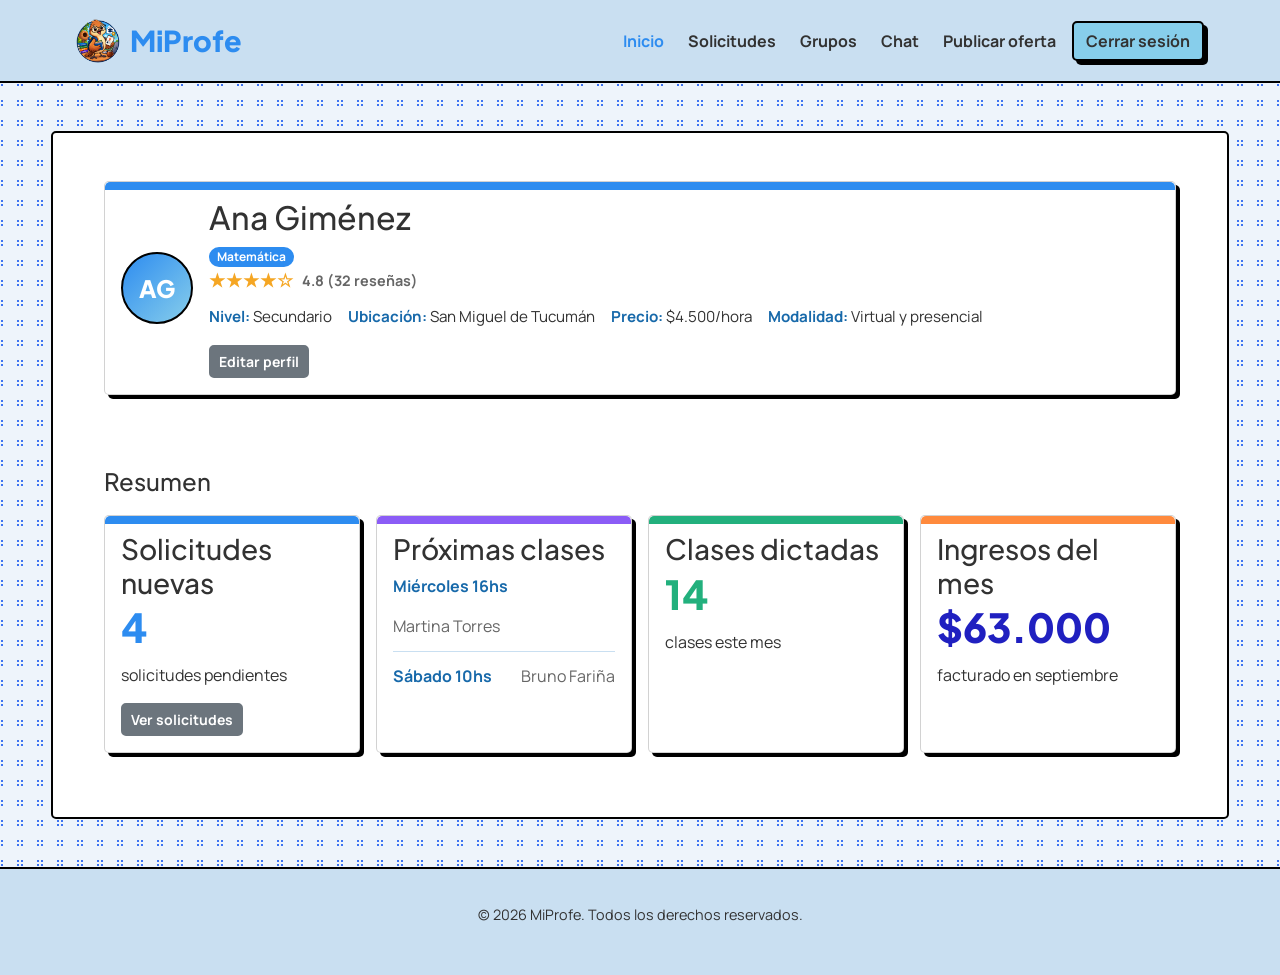
<file: profesor/PrincipalProfesor.html>
<!DOCTYPE html>
<html lang="es">
<head>
  <meta charset="UTF-8">
  <link href="https://cdn.jsdelivr.net/npm/bootstrap@5.3.8/dist/css/bootstrap.min.css" rel="stylesheet" integrity="sha384-sRIl4kxILFvY47J16cr9ZwB07vP4J8+LH7qKQnuqkuIAvNWLzeN8tE5YBujZqJLB" crossorigin="anonymous">
  <link rel="stylesheet" href="../Estilo/style.css">
  <link rel="stylesheet" href="../Estilo/profesor.css">
  <link rel="preconnect" href="https://fonts.googleapis.com">
  <link rel="preconnect" href="https://fonts.gstatic.com" crossorigin>
  <link href="https://fonts.googleapis.com/css2?family=Manrope:wght@400;500;600;700&family=Plus+Jakarta+Sans:wght@600;700;800&display=swap" rel="stylesheet">
  <link rel="icon" href="../img/Logo_Principal.png">
  <title>Inicio profesor - MiProfe</title>
  <meta name="viewport" content="width=device-width, initial-scale=1.0">
</head>
<body>

  <header>
    <nav class="navbar navbar-expand-lg mi-navbar">
      <div class="container-fluid">

        <a href="PrincipalProfesor.html" class="navbar-brand mi-logo">
          <img src="../img/Logo_Principal.png" alt="" width="44" height="44">
          MiProfe
        </a>

        <button class="navbar-toggler" type="button" data-bs-toggle="collapse" data-bs-target="#navProfesor" aria-controls="navProfesor" aria-expanded="false" aria-label="Abrir menú">
          <span class="navbar-toggler-icon"></span>
        </button>

        <div class="collapse navbar-collapse" id="navProfesor">
          <ul class="navbar-nav ms-lg-auto align-items-lg-center gap-lg-2 mt-3 mt-lg-0">
            <li class="nav-item"><a class="nav-link active" aria-current="page" href="PrincipalProfesor.html">Inicio</a></li>
            <li class="nav-item"><a class="nav-link" href="Solicitudes.html">Solicitudes</a></li>
            <li class="nav-item"><a class="nav-link" href="Grupos.html">Grupos</a></li>
            <li class="nav-item"><a class="nav-link" href="Chat.html">Chat</a></li>
            <li class="nav-item"><a class="nav-link" href="PublicarOferta.html">Publicar oferta</a></li>
            <li class="nav-item"><a class="btn mi-btn-cerrar-sesion mt-2 mt-lg-0" href="../index.html">Cerrar sesión</a></li>
          </ul>
        </div>

      </div>
    </nav>
  </header>

  <main class="Principal-inicio">
    <div class="inicio-contenido">

    <section id="perfil" class="card mi-card-accent">
      <div class="card-body d-flex flex-column flex-sm-row align-items-sm-center gap-3">
        <div class="avatar avatar--grande flex-shrink-0" aria-hidden="true">AG</div>
        <div class="perfil-info">
          <h2 class="card-title">Ana Giménez</h2>
          <span class="badge text-bg-primary rounded-pill">Matemática</span>
          <div class="rating">
            <span class="estrellas" aria-hidden="true">★★★★☆</span>
            <span>4.8 (32 reseñas)</span>
          </div>
          <ul class="perfil-datos list-unstyled d-flex flex-wrap gap-3">
            <li><strong>Nivel:</strong> Secundario</li>
            <li><strong>Ubicación:</strong> San Miguel de Tucumán</li>
            <li><strong>Precio:</strong> $4.500/hora</li>
            <li><strong>Modalidad:</strong> Virtual y presencial</li>
          </ul>
          <a href="EditarPerfil.html" class="btn btn-sm btn-secondary">Editar perfil</a>
        </div>
      </div>
    </section>

    <section id="resumen">
      <h2>Resumen</h2>

      <div class="row g-3">
        <div class="col-sm-6 col-lg-3">
          <article class="card h-100 mi-card-accent">
            <div class="card-body">
              <h3 class="card-title">Solicitudes nuevas</h3>
              <p class="stat-numero">4</p>
              <p class="card-text">solicitudes pendientes</p>
              <a href="Solicitudes.html" class="btn btn-sm btn-secondary">Ver solicitudes</a>
            </div>
          </article>
        </div>

        <div class="col-sm-6 col-lg-3">
          <article class="card h-100 mi-card-accent mi-card-accent--violeta">
            <div class="card-body">
              <h3 class="card-title">Próximas clases</h3>
              <ul class="clases-lista list-unstyled">
                <li class="d-flex justify-content-between">
                  <span class="clase-horario">Miércoles 16hs</span>
                  <span class="clase-alumno">Martina Torres</span>
                </li>
                <li class="d-flex justify-content-between">
                  <span class="clase-horario">Sábado 10hs</span>
                  <span class="clase-alumno">Bruno Fariña</span>
                </li>
              </ul>
            </div>
          </article>
        </div>

        <div class="col-sm-6 col-lg-3">
          <article class="card h-100 mi-card-accent mi-card-accent--verde">
            <div class="card-body">
              <h3 class="card-title">Clases dictadas</h3>
              <p class="stat-numero">14</p>
              <p class="card-text">clases este mes</p>
            </div>
          </article>
        </div>

        <div class="col-sm-6 col-lg-3">
          <article class="card h-100 mi-card-accent mi-card-accent--naranja">
            <div class="card-body">
              <h3 class="card-title">Ingresos del mes</h3>
              <p class="stat-numero">$63.000</p>
              <p class="card-text">facturado en septiembre</p>
            </div>
          </article>
        </div>
      </div>
    </section>

    </div>
  </main>

  <footer>
    <p>&copy; 2026 MiProfe. Todos los derechos reservados.</p>
  </footer>
<script src="https://cdn.jsdelivr.net/npm/bootstrap@5.3.8/dist/js/bootstrap.bundle.min.js" integrity="sha384-FKyoEForCGlyvwx9Hj09JcYn3nv7wiPVlz7YYwJrWVcXK/BmnVDxM+D2scQbITxI" crossorigin="anonymous"></script>
<script src="../js/profesor.js"></script>
</body>
</html>
</file>
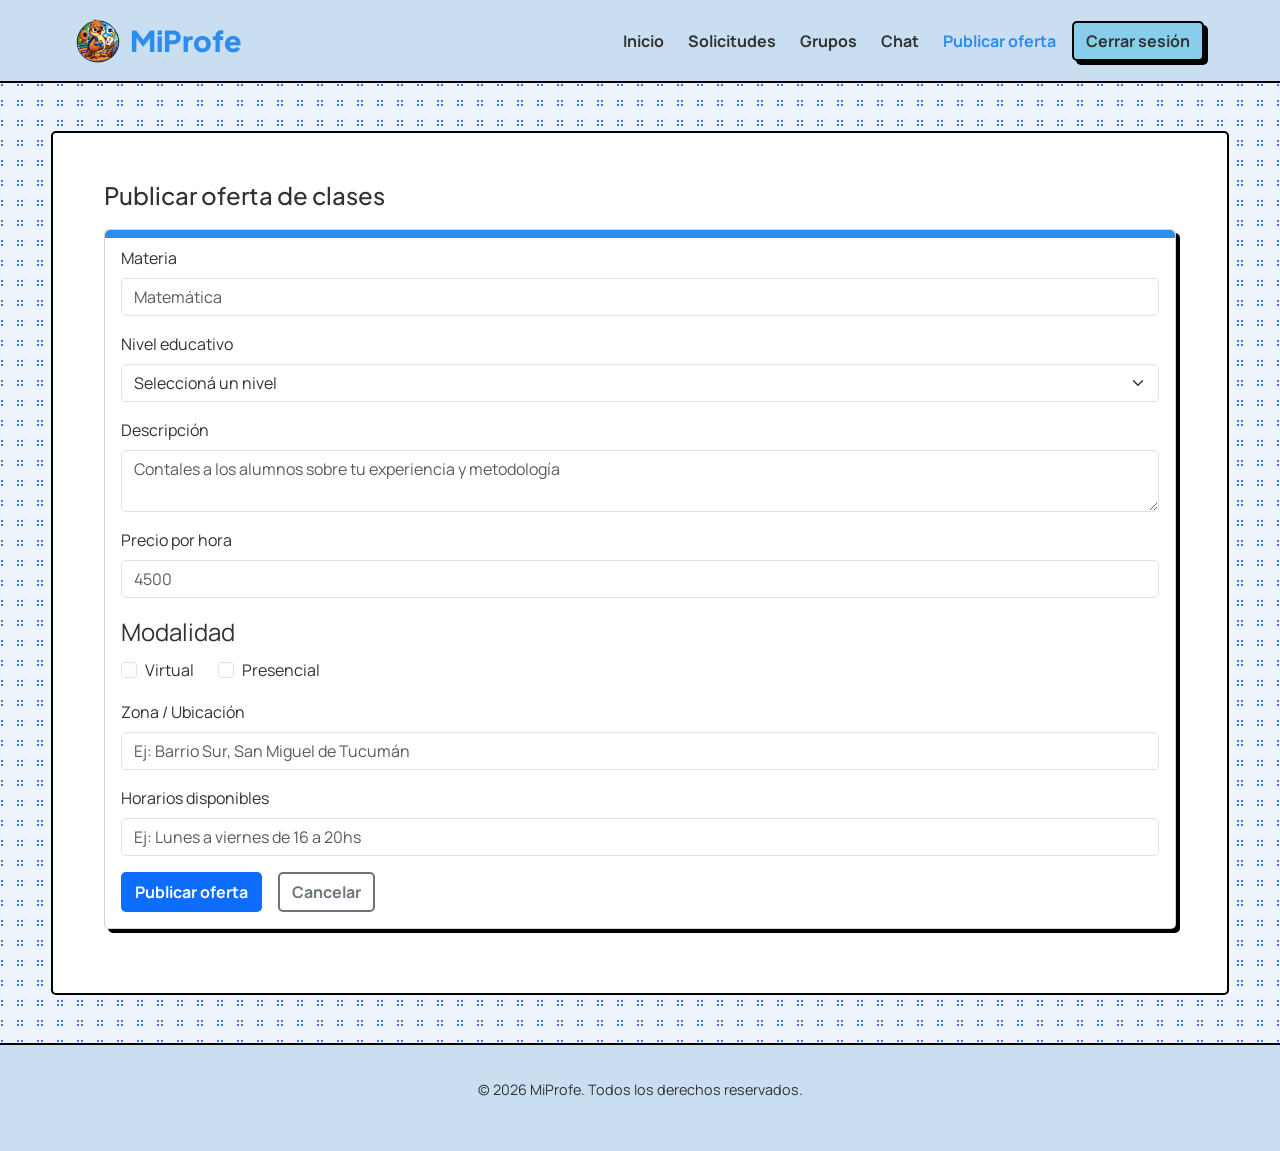
<file: profesor/PublicarOferta.html>
<!DOCTYPE html>
<html lang="es">
<head>
  <meta charset="UTF-8">
  <link href="https://cdn.jsdelivr.net/npm/bootstrap@5.3.8/dist/css/bootstrap.min.css" rel="stylesheet" integrity="sha384-sRIl4kxILFvY47J16cr9ZwB07vP4J8+LH7qKQnuqkuIAvNWLzeN8tE5YBujZqJLB" crossorigin="anonymous">
  <link rel="stylesheet" href="../Estilo/style.css">
  <link rel="stylesheet" href="../Estilo/profesor.css">
  <link rel="preconnect" href="https://fonts.googleapis.com">
  <link rel="preconnect" href="https://fonts.gstatic.com" crossorigin>
  <link href="https://fonts.googleapis.com/css2?family=Manrope:wght@400;500;600;700&family=Plus+Jakarta+Sans:wght@600;700;800&display=swap" rel="stylesheet">
  <link rel="icon" href="../img/Logo_Principal.png">
  <title>Publicar oferta - MiProfe</title>
  <meta name="viewport" content="width=device-width, initial-scale=1.0">
</head>
<body>

  <header>
    <nav class="navbar navbar-expand-lg mi-navbar">
      <div class="container-fluid">

        <a href="PrincipalProfesor.html" class="navbar-brand mi-logo">
          <img src="../img/Logo_Principal.png" alt="" width="44" height="44">
          MiProfe
        </a>

        <button class="navbar-toggler" type="button" data-bs-toggle="collapse" data-bs-target="#navProfesor" aria-controls="navProfesor" aria-expanded="false" aria-label="Abrir menú">
          <span class="navbar-toggler-icon"></span>
        </button>

        <div class="collapse navbar-collapse" id="navProfesor">
          <ul class="navbar-nav ms-lg-auto align-items-lg-center gap-lg-2 mt-3 mt-lg-0">
            <li class="nav-item"><a class="nav-link" href="PrincipalProfesor.html">Inicio</a></li>
            <li class="nav-item"><a class="nav-link" href="Solicitudes.html">Solicitudes</a></li>
            <li class="nav-item"><a class="nav-link" href="Grupos.html">Grupos</a></li>
            <li class="nav-item"><a class="nav-link" href="Chat.html">Chat</a></li>
            <li class="nav-item"><a class="nav-link active" aria-current="page" href="PublicarOferta.html">Publicar oferta</a></li>
            <li class="nav-item"><a class="btn mi-btn-cerrar-sesion mt-2 mt-lg-0" href="../index.html">Cerrar sesión</a></li>
          </ul>
        </div>

      </div>
    </nav>
  </header>

  <main class="Principal-inicio">
    <div class="inicio-contenido">
    <section id="publicar-oferta">
      <h2>Publicar oferta de clases</h2>

      <form action="#" method="post" class="card mi-card-accent">
        <div class="card-body">

        <div class="mb-3">
          <label for="materia" class="form-label">Materia</label>
          <input type="text" id="materia" name="materia" class="form-control" placeholder="Matemática" required>
        </div>

        <div class="mb-3">
          <label for="nivel" class="form-label">Nivel educativo</label>
          <select id="nivel" name="nivel" class="form-select" required>
            <option value="">Seleccioná un nivel</option>
            <option value="primario">Primario</option>
            <option value="secundario">Secundario</option>
            <option value="universitario">Universitario</option>
            <option value="adultos">Adultos</option>
          </select>
        </div>

        <div class="mb-3">
          <label for="descripcion" class="form-label">Descripción</label>
          <textarea id="descripcion" name="descripcion" class="form-control" placeholder="Contales a los alumnos sobre tu experiencia y metodología"></textarea>
        </div>

        <div class="mb-3">
          <label for="precio" class="form-label">Precio por hora</label>
          <input type="number" id="precio" name="precio" class="form-control" placeholder="4500" required>
        </div>

        <fieldset class="mb-3">
          <legend class="form-label">Modalidad</legend>
          <div class="d-flex gap-4">

            <div class="form-check">
              <input type="checkbox" id="modalidad-virtual" name="modalidad" value="virtual" class="form-check-input">
              <label for="modalidad-virtual" class="form-check-label">Virtual</label>
            </div>

            <div class="form-check">
              <input type="checkbox" id="modalidad-presencial" name="modalidad" value="presencial" class="form-check-input">
              <label for="modalidad-presencial" class="form-check-label">Presencial</label>
            </div>

          </div>
        </fieldset>

        <div class="mb-3">
          <label for="zona" class="form-label">Zona / Ubicación</label>
          <input type="text" id="zona" name="zona" class="form-control" placeholder="Ej: Barrio Sur, San Miguel de Tucumán">
        </div>

        <div class="mb-3">
          <label for="horarios" class="form-label">Horarios disponibles</label>
          <input type="text" id="horarios" name="horarios" class="form-control" placeholder="Ej: Lunes a viernes de 16 a 20hs">
        </div>

        <div class="d-flex align-items-center gap-3">
          <button type="submit" class="btn btn-primary">Publicar oferta</button>
          <a href="PrincipalProfesor.html" class="btn btn-outline-secondary">Cancelar</a>
        </div>

        </div>
      </form>
    </section>
    </div>
  </main>

  <footer>
    <p>&copy; 2026 MiProfe. Todos los derechos reservados.</p>
  </footer>
<script src="https://cdn.jsdelivr.net/npm/bootstrap@5.3.8/dist/js/bootstrap.bundle.min.js" integrity="sha384-FKyoEForCGlyvwx9Hj09JcYn3nv7wiPVlz7YYwJrWVcXK/BmnVDxM+D2scQbITxI" crossorigin="anonymous"></script>
<script src="../js/profesor.js"></script>
</body>
</html>
</file>
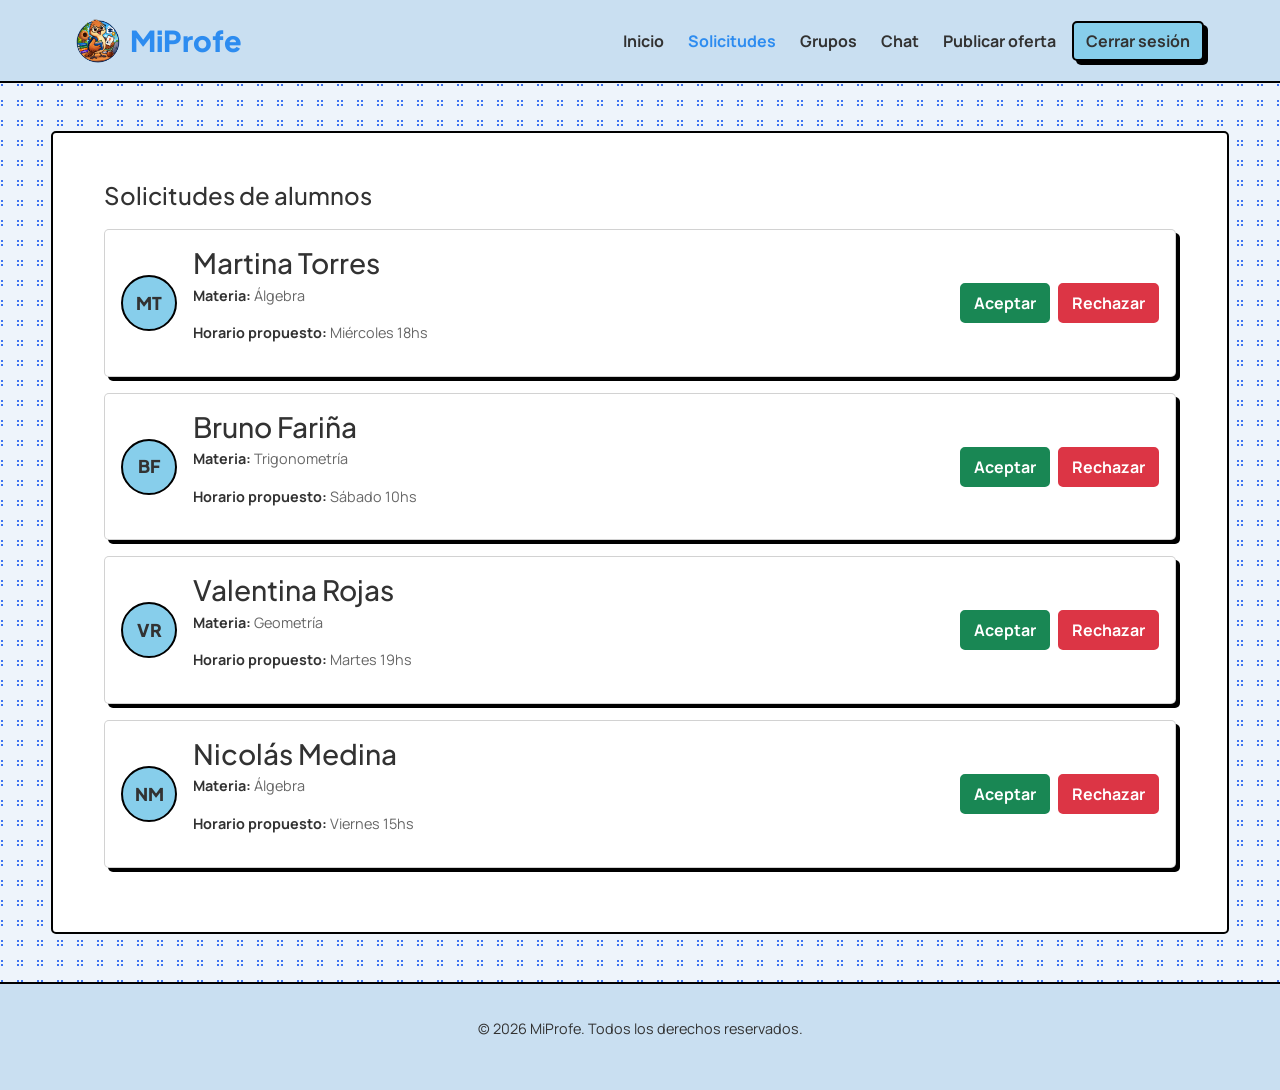
<file: profesor/Solicitudes.html>
<!DOCTYPE html>
<html lang="es">
<head>
  <meta charset="UTF-8">
  <link href="https://cdn.jsdelivr.net/npm/bootstrap@5.3.8/dist/css/bootstrap.min.css" rel="stylesheet" integrity="sha384-sRIl4kxILFvY47J16cr9ZwB07vP4J8+LH7qKQnuqkuIAvNWLzeN8tE5YBujZqJLB" crossorigin="anonymous">
  <link rel="stylesheet" href="../Estilo/style.css">
  <link rel="stylesheet" href="../Estilo/profesor.css">
  <link rel="preconnect" href="https://fonts.googleapis.com">
  <link rel="preconnect" href="https://fonts.gstatic.com" crossorigin>
  <link href="https://fonts.googleapis.com/css2?family=Manrope:wght@400;500;600;700&family=Plus+Jakarta+Sans:wght@600;700;800&display=swap" rel="stylesheet">
  <link rel="icon" href="../img/Logo_Principal.png">
  <title>Solicitudes - MiProfe</title>
  <meta name="viewport" content="width=device-width, initial-scale=1.0">
</head>
<body>

  <header>
    <nav class="navbar navbar-expand-lg mi-navbar">
      <div class="container-fluid">

        <a href="PrincipalProfesor.html" class="navbar-brand mi-logo">
          <img src="../img/Logo_Principal.png" alt="" width="44" height="44">
          MiProfe
        </a>

        <button class="navbar-toggler" type="button" data-bs-toggle="collapse" data-bs-target="#navProfesor" aria-controls="navProfesor" aria-expanded="false" aria-label="Abrir menú">
          <span class="navbar-toggler-icon"></span>
        </button>

        <div class="collapse navbar-collapse" id="navProfesor">
          <ul class="navbar-nav ms-lg-auto align-items-lg-center gap-lg-2 mt-3 mt-lg-0">
            <li class="nav-item"><a class="nav-link" href="PrincipalProfesor.html">Inicio</a></li>
            <li class="nav-item"><a class="nav-link active" aria-current="page" href="Solicitudes.html">Solicitudes</a></li>
            <li class="nav-item"><a class="nav-link" href="Grupos.html">Grupos</a></li>
            <li class="nav-item"><a class="nav-link" href="Chat.html">Chat</a></li>
            <li class="nav-item"><a class="nav-link" href="PublicarOferta.html">Publicar oferta</a></li>
            <li class="nav-item"><a class="btn mi-btn-cerrar-sesion mt-2 mt-lg-0" href="../index.html">Cerrar sesión</a></li>
          </ul>
        </div>

      </div>
    </nav>
  </header>

  <main class="Principal-inicio">
    <div class="inicio-contenido">
    <section id="solicitudes">
      <h2>Solicitudes de alumnos</h2>

      <div class="d-flex flex-column gap-3">

        <article class="card">
          <div class="card-body d-flex align-items-center flex-wrap gap-3">
            <div class="avatar avatar--chico flex-shrink-0" aria-hidden="true">MT</div>
            <div class="solicitud-info flex-grow-1">
              <h3 class="card-title">Martina Torres</h3>
              <p><strong>Materia:</strong> Álgebra</p>
              <p><strong>Horario propuesto:</strong> Miércoles 18hs</p>
            </div>
            <form action="#" method="post" class="d-flex gap-2">
              <button type="submit" name="accion" value="aceptar" class="btn btn-success">Aceptar</button>
              <button type="submit" name="accion" value="rechazar" class="btn btn-danger">Rechazar</button>
            </form>
          </div>
        </article>

        <article class="card">
          <div class="card-body d-flex align-items-center flex-wrap gap-3">
            <div class="avatar avatar--chico flex-shrink-0" aria-hidden="true">BF</div>
            <div class="solicitud-info flex-grow-1">
              <h3 class="card-title">Bruno Fariña</h3>
              <p><strong>Materia:</strong> Trigonometría</p>
              <p><strong>Horario propuesto:</strong> Sábado 10hs</p>
            </div>
            <form action="#" method="post" class="d-flex gap-2">
              <button type="submit" name="accion" value="aceptar" class="btn btn-success">Aceptar</button>
              <button type="submit" name="accion" value="rechazar" class="btn btn-danger">Rechazar</button>
            </form>
          </div>
        </article>

        <article class="card">
          <div class="card-body d-flex align-items-center flex-wrap gap-3">
            <div class="avatar avatar--chico flex-shrink-0" aria-hidden="true">VR</div>
            <div class="solicitud-info flex-grow-1">
              <h3 class="card-title">Valentina Rojas</h3>
              <p><strong>Materia:</strong> Geometría</p>
              <p><strong>Horario propuesto:</strong> Martes 19hs</p>
            </div>
            <form action="#" method="post" class="d-flex gap-2">
              <button type="submit" name="accion" value="aceptar" class="btn btn-success">Aceptar</button>
              <button type="submit" name="accion" value="rechazar" class="btn btn-danger">Rechazar</button>
            </form>
          </div>
        </article>

        <article class="card">
          <div class="card-body d-flex align-items-center flex-wrap gap-3">
            <div class="avatar avatar--chico flex-shrink-0" aria-hidden="true">NM</div>
            <div class="solicitud-info flex-grow-1">
              <h3 class="card-title">Nicolás Medina</h3>
              <p><strong>Materia:</strong> Álgebra</p>
              <p><strong>Horario propuesto:</strong> Viernes 15hs</p>
            </div>
            <form action="#" method="post" class="d-flex gap-2">
              <button type="submit" name="accion" value="aceptar" class="btn btn-success">Aceptar</button>
              <button type="submit" name="accion" value="rechazar" class="btn btn-danger">Rechazar</button>
            </form>
          </div>
        </article>

      </div>
    </section>
    </div>
  </main>

  <footer>
    <p>&copy; 2026 MiProfe. Todos los derechos reservados.</p>
  </footer>
<script src="https://cdn.jsdelivr.net/npm/bootstrap@5.3.8/dist/js/bootstrap.bundle.min.js" integrity="sha384-FKyoEForCGlyvwx9Hj09JcYn3nv7wiPVlz7YYwJrWVcXK/BmnVDxM+D2scQbITxI" crossorigin="anonymous"></script>
<script src="../js/profesor.js"></script>
</body>
</html>
</file>
<file: Estilo/style.css>
* {
  box-sizing: border-box;
  margin: 0;
  padding: 0;
}
:root {

  /* =========================
     COLORES
  ========================= */

  --color-primary: #2d8cf0;
  --color-primary-dark: #1769aa;
  --color-secondary: #87ceeb;

  --navbar-bg: #c9dff1;
  --navbar-text: #323232;

  --form-bg: lightblue;
  --input-bg: beige;

  --font-color: #323232;
  --font-color-sub: #666666;

  --border-color: #000000;

  --accent-verde: #22b07d;
  --accent-naranja: #ff8a3d;
  --accent-violeta: #8b5cf6;
  --accent-rojo: #e6483f;

  /* =========================
     SOMBRAS
  ========================= */

  --shadow: 4px 4px var(--border-color);

  /* =========================
     TIPOGRAFÍAS
  ========================= */

  --font-heading: 'Plus Jakarta Sans', sans-serif;
  --font-body: 'Manrope', sans-serif;

  /* =========================
     BORDES
  ========================= */

  --border-radius: 5px;
}

/* =========================
   TP3 - TEMA DE BOOTSTRAP
   Pisa las variables que usa Bootstrap para que .btn, .card, .badge, etc.
   salgan directo con los colores/bordes de la marca, sin tener que armar
   una clase custom por cada componente nuevo.
========================= */

:root {
  --bs-primary: var(--color-primary);
  --bs-primary-rgb: 45, 140, 240;
  --bs-secondary: var(--color-secondary);
  --bs-secondary-rgb: 135, 206, 235;
  --bs-success: var(--accent-verde);
  --bs-danger: var(--accent-rojo);
  --bs-warning: var(--accent-naranja);
  --bs-body-color: var(--font-color);
  --bs-body-font-family: var(--font-body);
  --bs-border-radius: var(--border-radius);
  --bs-border-radius-sm: var(--border-radius);
  --bs-border-radius-lg: var(--border-radius);
  --bs-card-border-width: 2px;
  --bs-card-border-color: var(--border-color);
}

.btn {
  border-width: 2px;
  font-weight: 700;
}

.card {
  box-shadow: var(--shadow);
}

/* El panel de Login/Register ya tiene su propio look (borde suave,
   sombra difuminada en .auth-layout) - el form no debe llevar el
   borde/sombra dura de .card para no duplicar caja ni cortarse con
   el overflow:hidden del panel. */
.auth-panel .card {
  border: none;
  box-shadow: none;
  background: transparent;
}
body {
  font-family: var(--font-body);
  color: var(--font-color);
}

h1,
h2,
h3,
.logo,
.title {
  font-family: var(--font-heading);
}

/* =========================
   NAVBAR (TP2, reemplazado por Bootstrap)
========================= */

/*
header {
  width: 100%;
  background-color: var(--navbar-bg);
  border-bottom: 2px solid var(--border-color);
}

.navbar {
  position: relative;
  flex-wrap: wrap;

  width: 100%;
  min-height: 10vh;

  padding: 1rem 5vw;

  display: flex;
  justify-content: space-between;
  align-items: center;

  background-color: var(--navbar-bg);
}

.logo {
  display: flex;
  align-items: center;
  gap: 0.6rem;

  color: var(--color-primary);

  font-family: var(--font-heading);
  font-size: 2.2rem;
  font-weight: 800;

  text-decoration: none;
}

.logo img {
  width: 75px;
  height: 75px;

  object-fit: contain;
}

.logo span {
  line-height: 1;
}

.nav-links {
  display: flex;
  align-items: center;
  gap: 1.5rem;

  list-style: none;

  margin: 0;
  padding: 0;
}

.nav-links a {
  color: var(--navbar-text);

  font-family: var(--font-body);
  font-weight: 700;

  text-decoration: none;

  transition: 0.2s ease;
}

.nav-links a:hover {
  color: var(--color-primary);
}

.nav-login {
  display: inline-block;

  padding: 0.6rem 1rem;

  border: 2px solid var(--border-color);
  border-radius: var(--border-radius);

  background-color: var(--color-secondary);

  box-shadow: var(--shadow);

  transition: 0.15s ease;
}

.nav-login:hover {
  color: var(--navbar-text) !important;
  transform: translate(2px, 2px);
  box-shadow: 2px 2px var(--border-color);
}

.nav-register {
  display: inline-block;

  padding: 0.6rem 1rem;

  border: 2px solid var(--border-color);
  border-radius: var(--border-radius);

  background-color: var(--color-secondary);

  color: var(--font-color) !important;

  box-shadow: var(--shadow);

  transition: 0.15s ease;
}

.nav-register:hover {
  color: var(--font-color) !important;

  transform: translate(2px, 2px);

  box-shadow: 2px 2px var(--border-color);
}

#menu-toggle {
  display: none;
}

.menu__button {
  display: none;

  position: relative;

  width: 40px;
  height: 40px;

  cursor: pointer;

  align-items: center;
  justify-content: center;

  border-radius: 50%;

  background-color: var(--navbar-bg);

  border: 2px solid var(--border-color);

  box-shadow: var(--shadow);

  transition: 0.2s ease;
}

.menu__button span {
  position: absolute;

  width: 20px;
  height: 2px;

  background-color: var(--navbar-text);

  border-radius: 2px;

  transition: 0.3s ease;
}

.menu__button span:first-child {
  transform: translateY(-4px);
}

.menu__button span:last-child {
  transform: translateY(4px);
}

#menu-toggle:checked + .menu__button {
  background-color: var(--color-primary);
}

#menu-toggle:checked + .menu__button span {
  background-color: white;
}

#menu-toggle:checked + .menu__button span:first-child {
  transform: rotate(45deg);
}

#menu-toggle:checked + .menu__button span:last-child {
  transform: rotate(-45deg);
}
*/

/* =========================
   NAVBAR BOOTSTRAP (TP3)
========================= */

.mi-navbar {
  background-color: var(--navbar-bg);
  border-bottom: 2px solid var(--border-color);
  padding: 0.85rem 5vw;
}

.mi-logo {
  display: flex;
  align-items: center;
  gap: 0.6rem;

  font-family: var(--font-heading);
  font-size: 1.8rem;
  font-weight: 800;
  color: var(--color-primary);
}

.mi-logo img {
  border-radius: 50%;
  object-fit: contain;
}

.mi-navbar .navbar-toggler {
  border: 2px solid var(--border-color);
  border-radius: var(--border-radius);
  box-shadow: var(--shadow);
}

.mi-navbar .navbar-toggler:focus {
  box-shadow: var(--shadow);
}

.mi-navbar .nav-link {
  font-family: var(--font-body);
  font-weight: 700;
  color: var(--navbar-text);
}

.mi-navbar .nav-link:hover,
.mi-navbar .nav-link.active {
  color: var(--color-primary);
}

.mi-btn-cerrar-sesion,
.mi-btn-login,
.mi-btn-register {
  border: 2px solid var(--border-color);
  border-radius: var(--border-radius);

  background-color: var(--color-secondary);
  box-shadow: var(--shadow);

  font-family: var(--font-body);
  font-weight: 700;
  color: var(--font-color);

  transition: 0.15s ease;
}

.mi-btn-cerrar-sesion:hover,
.mi-btn-login:hover,
.mi-btn-register:hover {
  color: var(--font-color);
  transform: translate(2px, 2px);
  box-shadow: 2px 2px var(--border-color);
}

/* Evita que el <ul> del botón afecte al nav */
.learn-more ul {
  list-style: none;
  margin: 0;
  padding: 0;
}
.form {
  --input-focus: var(--color-primary);
  --font-color: var(--font-color);
  --font-color-sub: var(--font-color-sub);
  --bg-color: var(--input-bg);
  --main-color: var(--border-color);

  width: 300px;
  padding: 1.5rem;

  background: var(--form-bg);

  display: flex;
  flex-direction: column;
  align-items: flex-start;
  justify-content: center;

  gap: 1.2rem;

  border-radius: var(--border-radius);
  border: 2px solid var(--border-color);
  box-shadow: var(--shadow);
}

.title {
  color: var(--font-color);
  font-weight: 900;
  font-size: 20px;
  margin-bottom: 1rem;
}

.title span {
  color: var(--font-color-sub);
  font-weight: 600;
  font-size: 17px;
}

/* .input {
  width: 100%;
  height: 45px;

  border-radius: var(--border-radius);
  border: 2px solid var(--border-color);

  background-color: var(--input-bg);
  box-shadow: var(--shadow);

  font-size: 15px;
  font-weight: 600;
  color: var(--font-color);

  padding: 0.5rem 0.75rem;
  outline: none;
} */

.input::placeholder {
  color: var(--font-color-sub);
  opacity: 0.8;
}

.input:focus {
  border: 2px solid var(--input-focus);
}

.login-with {
  display: flex;
  gap: 1.2rem;
  margin-top: 0.3rem;
}

.button-log {
  cursor: pointer;

  width: 42px;
  height: 42px;

  border-radius: 50%;
  border: 2px solid var(--border-color);

  background-color: var(--input-bg);
  box-shadow: var(--shadow);

  color: var(--font-color);
  font-size: 25px;

  display: flex;
  justify-content: center;
  align-items: center;
}

.icon {
  width: 24px;
  height: 24px;
  fill: var(--main-color);
}

.button-log:active, .button-confirm:active {
  box-shadow: 0px 0px var(--main-color);
  transform: translate(3px, 3px);
}

/* .button-confirm {
  margin: 1.5rem auto 0 auto;

  width: 130px;
  height: 42px;

  border-radius: var(--border-radius);
  border: 2px solid var(--border-color);

  background-color: var(--input-bg);
  box-shadow: var(--shadow);

  font-size: 17px;
  font-weight: 600;
  color: var(--font-color);

  cursor: pointer;
} */

footer {
  min-height: 12vh;

  display: flex;
  justify-content: center;
  align-items: center;

  padding: 1rem;

  background-color: var(--navbar-bg);
  border-top: 2px solid var(--border-color);

  color: var(--font-color);
  font-size: 0.9rem;
}

/* =========================
   TABLET / CELULAR (TP2, reemplazado por Bootstrap)
========================= */

/*
@media (max-width: 768px) {

  .navbar {
    min-height: 9vh;

    padding: 1rem 5vw;

    flex-direction: row;
    justify-content: space-between;
  }

  .menu__button {
    display: flex;
  }

.nav-links {
  display: none;

  width: 100%;

  padding: 1.5rem 1rem;

  flex-direction: column;
  align-items: center;

  gap: 1.2rem;

  background-color: var(--navbar-bg);
}

  #menu-toggle:checked ~ .nav-links {
    display: flex;
  }

  .nav-links li {
    width: 100%;

    text-align: center;
  }

  .nav-login,
  .nav-register {
    display: block;

    width: 90%;

    margin: 0 auto;
  }

}
*/

.Principal-Registro {
  min-height: 88vh;
  padding: 2.5rem 2rem;

  display: flex;
  justify-content: center;
  align-items: center;

  /* From Uiverse.io by Deri-Kurniawan */
  background-color: #eef4fb;
  background-image:
    radial-gradient(circle at 10% 10%, #3e73f0 5%, transparent 5%),
    radial-gradient(circle at 90% 10%, #3e73f0 5%, transparent 5%),
    radial-gradient(circle at 90% 90%, #3e73f0 5%, transparent 5%),
    radial-gradient(circle at 10% 90%, #3e73f0 5%, transparent 5%);
  background-size: 20px 20px;
}

/* =========================
   AUTH LAYOUT (Register) - panel dividido
========================= */

.auth-layout {
  width: 100%;
  max-width: 1160px;

  display: flex;
  align-items: stretch;
  min-height: 620px;

  background-color: #ffffff;
  border-radius: 24px;
  box-shadow: 0 30px 70px -25px rgba(23, 62, 122, 0.45);

  overflow: hidden;
}

.auth-visual {
  position: relative;
  flex: 1 1 36%;
  min-width: 280px;

  background-image: url("../img/Fondo_Login_Register.png");
  background-size: cover;
  background-position: left center;
}

.auth-visual::after {
  content: "";
  position: absolute;
  inset: 0;

  background:
    linear-gradient(to bottom, rgba(8, 20, 40, 0.5) 0%, rgba(8, 20, 40, 0) 24%),
    linear-gradient(to top, rgba(8, 20, 40, 0.85) 0%, rgba(8, 20, 40, 0) 60%);
}

.auth-visual-content {
  position: relative;
  z-index: 1;

  height: 100%;
  padding: 2.25rem;

  display: flex;
  flex-direction: column;
  justify-content: space-between;
}

.auth-visual-logo {
  display: flex;
  align-items: center;
  gap: 0.6rem;

  font-family: var(--font-heading);
  font-size: 1.4rem;
  font-weight: 800;
  color: #ffffff;
  text-decoration: none;
  text-shadow: 0 2px 10px rgba(0, 0, 0, 0.35);
}

.auth-visual-logo img {
  width: 42px;
  height: 42px;

  border-radius: 50%;
  background-color: #ffffff;
  object-fit: contain;
}

.auth-visual-quote {
  max-width: 22rem;
  margin: 0;

  font-family: var(--font-heading);
  font-size: 1.5rem;
  font-weight: 700;
  line-height: 1.35;
  color: #ffffff;
  text-shadow: 0 2px 16px rgba(0, 0, 0, 0.25);
}

.auth-visual-quote span {
  display: block;
  margin-top: 0.9rem;

  font-family: var(--font-body);
  font-size: 0.95rem;
  font-weight: 500;
  color: rgba(255, 255, 255, 0.85);
  text-shadow: none;
}

.auth-panel {
  flex: 1 1 64%;

  display: flex;
  flex-direction: column;
  align-items: center;
  justify-content: center;
  gap: 1rem;

  padding: 3rem 2.5rem;
}

.auth-switch {
  font-size: 0.9rem;
  color: var(--font-color-sub);
  text-align: center;
}

.auth-switch a {
  color: var(--color-primary-dark);
  font-weight: 700;
  text-decoration: none;
}

.auth-switch a:hover {
  text-decoration: underline;
}

@media (max-width: 860px) {
  .Principal-Registro {
    padding: 1.5rem 1rem;
  }

  .auth-layout {
    flex-direction: column;
    min-height: auto;
    border-radius: 20px;
  }

  .auth-visual {
    flex: none;
    min-height: 180px;
  }

  .auth-visual-quote {
    font-size: 1.2rem;
  }

  .auth-panel {
    padding: 2rem 1.5rem;
  }
}

.Principal-inicio {
  min-height: 78vh;
  padding: 15px 0 15px 0;

  display: flex;
  justify-content: center;
  align-items: center;
  flex-direction: column;

  /* From Uiverse.io by Deri-Kurniawan */
  background-color: #eef4fb;
  background-image:
    radial-gradient(circle at 10% 10%, #3e73f0 5%, transparent 5%),
    radial-gradient(circle at 90% 10%, #3e73f0 5%, transparent 5%),
    radial-gradient(circle at 90% 90%, #3e73f0 5%, transparent 5%),
    radial-gradient(circle at 10% 90%, #3e73f0 5%, transparent 5%);
  background-size: 20px 20px;
}

/* =========================
   AUTH (Login / Register) - look moderno de tarjeta
   (extiende .form / .input / .button-confirm originales)
========================= */

.form--register {
  width: 100%;
  max-width: 580px;

  background: transparent;
  border: none;
  box-shadow: none;
  padding: 0;
}

/* Login usa la misma tarjeta pero más angosta (solo 2 campos) */
.form--login {
  max-width: 380px;
}

/* Look moderno compartido por Login y Register */
.form--register .title {
  color: #16233f;
}

.form--register .title span {
  color: var(--font-color-sub);
}

.form--register .input {
  height: 46px;

  border: 1.5px solid #dde6f0;
  border-radius: 12px;
  box-shadow: none;
  background-color: #f6f9fc;
}

.form--register .input:focus {
  border-color: var(--color-primary);
  background-color: #ffffff;
  box-shadow: 0 0 0 4px rgba(45, 140, 240, 0.15);
}

.form--register textarea.input {
  height: auto;
}

.form--register .option-group {
  border: 1.5px solid #dde6f0;
  border-radius: 12px;
  box-shadow: none;
  background-color: #f6f9fc;
}

.form--register .form-subtitle {
  border-top: 1.5px solid #dde6f0;
}

/* From Uiverse.io by yaasiinaxmed, adaptado a botón de ancho completo */
.form--register .button-confirm {
  --color: #0077ff;

  width: 100%;
  height: 48px;
  overflow: hidden;

  display: flex;
  align-items: center;
  justify-content: center;

  font-family: inherit;
  font-size: 17px;
  color: var(--color);

  background: transparent;
  border: 2px solid var(--color);
  border-radius: 6px;
  box-shadow: none;

  position: relative;
  z-index: 1;
  cursor: pointer;
}

.form--register .button-confirm::before {
  content: "";
  position: absolute;
  z-index: -1;

  width: 1000px;
  height: 1000px;
  border-radius: 50%;
  background: var(--color);

  top: 100%;
  left: 100%;
  transition: 0.3s all;
}

.form--register .button-confirm:hover {
  color: #ffffff;
}

.form--register .button-confirm:hover::before {
  top: -160px;
  left: -160px;
}

.form--register .button-log {
  border: 1.5px solid #dde6f0;
  box-shadow: none;
  background-color: #f6f9fc;
}

.form--register .button-log:active {
  box-shadow: none;
  transform: translateY(1px);
}

/* Radios ocultos que controlan el paso actual (sin JS) */
.step-toggle {
  display: none;
}

.form-step {
  width: 100%;

  display: flex;
  flex-direction: column;
  align-items: flex-start;
  gap: 1.2rem;
}

#contenido-paso-2 {
  display: none;
}

.form:has(#paso-2:checked) #contenido-paso-1 {
  display: none;
}

.form:has(#paso-2:checked) #contenido-paso-2 {
  display: flex;
}

.form-step-title {
  align-self: flex-start;

  font-family: var(--font-heading);
  font-size: 0.85rem;
  font-weight: 800;
  letter-spacing: 0.04em;
  text-transform: uppercase;
  color: var(--color-primary-dark);
}

.paso-atras {
  align-self: flex-start;

  font-size: 0.85rem;
  font-weight: 700;
  color: var(--font-color-sub);
  text-decoration: underline;

  cursor: pointer;
}

/* .form-fields {
  width: 100%;

  display: grid;
  grid-template-columns: 1fr 1fr;
  align-items: start;
  gap: 1rem 1.2rem;
} */

/* Elementos que ocupan las 2 columnas dentro de .form-fields */
/* .form-fields .form-subtitle,
.form-fields textarea.input,
.form-fields .option-group,
.form-fields .field-wide {
  grid-column: 1 / -1;
} */

@media (max-width: 560px) {
  .form-fields {
    grid-template-columns: 1fr;
  }
}

.form-subtitle {
  align-self: stretch;
  margin-top: 0.2rem;
  padding-top: 0.9rem;

  border-top: 2px dashed var(--border-color);

  font-family: var(--font-heading);
  font-size: 0.8rem;
  font-weight: 800;
  letter-spacing: 0.04em;
  text-transform: uppercase;
  color: var(--color-primary-dark);
} 

.form select.input {
  cursor: pointer;
}

.form textarea.input {
  height: auto;
  min-height: 90px;

  font-family: var(--font-body);
  resize: vertical;
}

.sr-only {
  position: absolute;

  width: 1px;
  height: 1px;
  margin: -1px;
  padding: 0;

  overflow: hidden;
  clip: rect(0, 0, 0, 0);
  white-space: nowrap;
  border: 0;
}

/* Grupo de opciones (radios/checkboxes): selección de rol, modalidad, etc. */
/* .option-group {
  width: 100%;

  border: 2px solid var(--border-color);
  border-radius: var(--border-radius);

  background-color: var(--input-bg);
  box-shadow: var(--shadow);

  padding: 0.75rem 1rem 0.9rem;
} */

.option-group legend {
  margin-left: -0.3rem;
  padding: 0 0.3rem;

  font-size: 0.8rem;
  font-weight: 700;
  color: var(--font-color-sub);
}

/* .option-list {
  display: flex;
  flex-wrap: wrap;
  gap: 0.9rem;
  margin-top: 0.5rem;
} */

/* .option-item {
  display: flex;
  align-items: center;
  gap: 0.4rem;

  font-size: 0.9rem;
  font-weight: 600;
  color: var(--font-color);

  cursor: pointer;
} */

.option-item input {
  width: 16px;
  height: 16px;

  accent-color: var(--color-primary);
  cursor: pointer;
}

/* .terms-check {
  display: flex;
  align-items: flex-start;
  gap: 0.6rem;

  font-size: 0.85rem;
  color: var(--font-color-sub);

  cursor: pointer;
} */

.terms-check input {
  flex-shrink: 0;
  margin-top: 0.2rem;

  width: 16px;
  height: 16px;

  accent-color: var(--color-primary);
  cursor: pointer;
}

.terms-check span {
  flex: 1 1 auto;
  min-width: 0;
}

.terms-check a {
  color: var(--color-primary-dark);
  font-weight: 700;
}

/* Mostrar solo los campos del rol elegido (los navegadores sin
   soporte para :has() simplemente muestran ambos bloques) */
.form:has(#rol-alumno:checked) .campos-profesor {
  display: none;
}

.form:has(#rol-profesor:checked) .campos-alumno {
  display: none;
}

@media (max-width: 480px) {
  .form--register {
    width: 100%;
  }
}

/* =========================
   INDEX - MAIN (secciones)
========================= */

.Principal-inicio {
  padding: 3rem 4vw;
}

.inicio-contenido {
  width: 100%;
  max-width: 1220px;
  margin: 0 auto;

  display: flex;
  flex-direction: column;
  gap: 4.5rem;

  padding: 3rem 4vw 4rem;

  background-color: #ffffff;
  border: 2px solid var(--border-color);
  border-radius: var(--border-radius);
  box-shadow: none;
}

.inicio-contenido > section {
  width: 100%;
  max-width: 1100px;
  margin: 0 auto;
}

/* .badge {
  display: inline-block;

  padding: 0.4rem 0.9rem;

  border: 2px solid var(--border-color);
  border-radius: 20px;

  background-color: var(--color-secondary);

  font-size: 0.8rem;
  font-weight: 700;
  color: var(--font-color);
} */

.badge--center {
  display: block;
  width: fit-content;
  margin: 0 auto 1rem;
}

/* --- Hero --- */

/* .hero {
  display: grid;
  grid-template-columns: 1.1fr 0.9fr;
  align-items: center;
  gap: 3rem;
} */

.hero-content {
  display: flex;
  flex-direction: column;
  align-items: flex-start;
  gap: 1.1rem;
}

.hero-content h1 {
  font-size: 2.6rem;
  line-height: 1.15;
  color: var(--font-color);
}

.hero-content h1 .highlight {
  color: var(--color-primary);
}

.hero-subtitle {
  max-width: 32rem;
  color: var(--font-color-sub);
  font-size: 1.05rem;
}

.hero-popular {
  font-size: 0.9rem;
  color: var(--font-color-sub);
}

.hero-popular strong {
  color: var(--font-color);
}

.hero-search {
  width: 100%;

  display: flex;
  flex-wrap: wrap;
  gap: 0.7rem;

  padding: 0.6rem;

  border: 2px solid var(--border-color);
  border-radius: var(--border-radius);

  background-color: var(--input-bg);
  box-shadow: var(--shadow);
}

.hero-search-field {
  flex: 1 1 220px;

  display: flex;
  align-items: center;
  gap: 0.5rem;

  padding: 0 0.6rem;
}

.hero-search-field--zona {
  flex: 0 1 160px;
  border-left: 2px solid var(--border-color);
}

.hero-search-icon {
  flex-shrink: 0;
  width: 18px;
  height: 18px;
  color: var(--font-color-sub);
}

.hero-search input {
  width: 100%;
  height: 42px;

  border: none;
  background: transparent;

  font-family: var(--font-body);
  font-size: 0.9rem;
  color: var(--font-color);

  outline: none;
}

.hero-search input::placeholder {
  color: var(--font-color-sub);
}

.hero-search button {
  flex: 0 0 auto;

  padding: 0 1.4rem;

  border: 2px solid var(--border-color);
  border-radius: var(--border-radius);

  background-color: var(--color-primary);

  font-family: var(--font-body);
  font-weight: 700;
  color: #ffffff;

  cursor: pointer;
  transition: 0.15s ease;
}

.hero-search button:hover {
  transform: translate(2px, 2px);
}

/* --- Hero visual / tarjeta de perfil --- */

.hero-visual {
  position: relative;

  display: flex;
  justify-content: center;
  align-items: center;

  min-height: 320px;
}

.hero-visual-bg {
  position: absolute;
  inset: 10% 0 0 10%;

  border: 2px solid var(--border-color);
  border-radius: 24px;
  box-shadow: var(--shadow);

  background-color: #eef0f2;
}

/* .profile-card {
  position: relative;
  z-index: 1;

  width: min(320px, 100%);
  padding: 1.25rem;

  display: flex;
  flex-direction: column;
  gap: 1rem;

  background-color: #ffffff;
  border: 2px solid var(--border-color);
  border-radius: var(--border-radius);
  box-shadow: var(--shadow);
} */

/* .profile-card-top,
.profe-card .profile-card-top {
  display: flex;
  align-items: center;
  gap: 0.7rem;
} */

.avatar {
  flex-shrink: 0;

  width: 44px;
  height: 44px;

  display: flex;
  align-items: center;
  justify-content: center;

  border: 2px solid var(--border-color);
  border-radius: 50%;

  background-color: var(--color-secondary);

  font-family: var(--font-heading);
  font-weight: 800;
  font-size: 0.85rem;
  color: var(--font-color);

  overflow: hidden;
}

.avatar img {
  width: 100%;
  height: 100%;
  object-fit: cover;
}

.profile-card-info {
  flex: 1 1 auto;
  min-width: 0;
}

.profile-card-info strong {
  display: block;
  font-family: var(--font-heading);
  font-size: 0.95rem;
}

.profile-card-info p {
  font-size: 0.8rem;
  color: var(--font-color-sub);
}

.rating {
  flex-shrink: 0;
  font-weight: 700;
  font-size: 0.9rem;
  color: var(--font-color);
}

.profile-card-tags {
  display: flex;
  flex-wrap: wrap;
  gap: 0.5rem;
}

.profile-card-tags span {
  padding: 0.3rem 0.7rem;

  border: 2px solid var(--border-color);
  border-radius: var(--border-radius);

  background-color: var(--input-bg);

  font-size: 0.75rem;
  font-weight: 600;
}

.profile-card-bottom {
  display: flex;
  align-items: center;
  justify-content: space-between;
  gap: 0.6rem;
}

.price {
  font-family: var(--font-heading);
  font-weight: 800;
  font-size: 1.15rem;
  color: var(--font-color);
}

.price span {
  font-family: var(--font-body);
  font-weight: 500;
  font-size: 0.8rem;
  color: var(--font-color-sub);
}

.profile-card-bottom a {
  padding: 0.5rem 0.9rem;

  border: 2px solid var(--border-color);
  border-radius: var(--border-radius);

  background-color: var(--color-primary);
  box-shadow: var(--shadow);

  font-size: 0.8rem;
  font-weight: 700;
  color: #ffffff;
  text-decoration: none;

  transition: 0.15s ease;
}

.profile-card-bottom a:hover {
  transform: translate(2px, 2px);
  box-shadow: 2px 2px var(--border-color);
}

.hero-visual-badge {
  position: absolute;
  left: 0;
  bottom: -10px;
  z-index: 2;

  width: 72px;
  height: 72px;
  padding: 8px;

  display: flex;
  align-items: center;
  justify-content: center;

  border: 2px solid var(--border-color);
  border-radius: 50%;

  background-color: #ffffff;
  box-shadow: var(--shadow);
}

.hero-visual-badge img {
  width: 100%;
  height: 100%;
  object-fit: contain;
}

/* --- Beneficios --- */

/* .beneficios {
  display: grid;
  grid-template-columns: repeat(3, 1fr);
  gap: 1.5rem;
} */

.beneficios article {
  display: flex;
  flex-direction: column;
  gap: 0.6rem;

  padding: 1.25rem;

  border: 2px solid var(--border-color);
  border-radius: var(--border-radius);

  background-color: #ffffff;
  box-shadow: var(--shadow);
}
/* 
.beneficio-icon {
  display: flex;
  align-items: center;
  justify-content: center;

  width: 40px;
  height: 40px;

  border: 2px solid var(--border-color);
  border-radius: 50%;

  background-color: var(--color-secondary);
} */

.beneficio-icon svg {
  width: 20px;
  height: 20px;
  color: var(--font-color);
}

.beneficios h3 {
  font-size: 1rem;
}

.beneficios p {
  font-size: 0.85rem;
  color: var(--font-color-sub);
}

/* --- Cómo funciona --- */

.como-funciona {
  text-align: center;
}

/* .como-funciona h2 {
  font-size: 1.7rem;
  margin-bottom: 2rem;
} */

/* .pasos {
  display: grid;
  grid-template-columns: repeat(3, 1fr);
  gap: 1.5rem;

  text-align: left;
} */

.pasos article {
  padding: 1.5rem;

  border: 2px solid var(--border-color);
  border-radius: var(--border-radius);

  background-color: #ffffff;
  box-shadow: var(--shadow);
}

/* .paso-num {
  display: block;
  margin-bottom: 0.75rem;

  font-family: var(--font-heading);
  font-size: 1.8rem;
  font-weight: 800;
  color: var(--color-primary);
} */

.pasos h3 {
  font-size: 1.05rem;
  margin-bottom: 0.4rem;
}

.pasos p {
  font-size: 0.88rem;
  color: var(--font-color-sub);
}

/* --- Elegí por materia --- */

.materias h2 {
  margin-bottom: 1.5rem;
  font-size: 1.6rem;
}

/* .materias-grid {
  display: grid;
  grid-template-columns: repeat(4, 1fr);
  gap: 1rem;
} */

.materias-grid a {
  padding: 0.9rem 1rem;

  border: 2px solid var(--border-color);
  border-radius: var(--border-radius);

  background-color: var(--input-bg);
  box-shadow: var(--shadow);

  font-weight: 700;
  font-size: 0.9rem;
  color: var(--font-color);
  text-decoration: none;

  transition: 0.15s ease;
}

.materias-grid a:hover {
  transform: translate(2px, 2px);
  box-shadow: 2px 2px var(--border-color);
}

.materias-grid .materias-ver-todas {
  background-color: transparent;
  color: var(--font-color-sub);
  text-align: center;
}

/* --- Profesores destacados --- */

/* .destacados-header {
  display: flex;
  align-items: baseline;
  justify-content: space-between;
  gap: 1rem;

  margin-bottom: 1.5rem;
}

.destacados-header h2 {
  font-size: 1.6rem;
}

.destacados-header a {
  font-weight: 700;
  font-size: 0.9rem;
  color: var(--color-primary-dark);
  text-decoration: none;
}

.destacados-header a:hover {
  text-decoration: underline;
}

.destacados-grid {
  display: grid;
  grid-template-columns: repeat(3, 1fr);
  gap: 1.5rem;
} */

/* .profe-card {
  display: flex;
  flex-direction: column;
  gap: 0.9rem;

  padding: 1.25rem;

  border: 2px solid var(--border-color);
  border-radius: var(--border-radius);

  background-color: #ffffff;
  box-shadow: var(--shadow);
} */

/* .profe-quote {
  font-size: 0.85rem;
  font-style: italic;
  color: var(--font-color-sub);
} */

/* .profe-card .profile-card-bottom a {
  display: none;
} */

/* --- CTA final --- */

/* .cta {
  display: grid;
  grid-template-columns: 1fr 1fr;
  gap: 1.5rem;
} */

.cta-box {
  padding: 2rem;

  border: 2px solid var(--border-color);
  border-radius: var(--border-radius);
  box-shadow: var(--shadow);
}

.cta-box h3 {
  font-size: 1.3rem;
  margin-bottom: 0.6rem;
}

.cta-box p {
  margin-bottom: 1.5rem;
  font-size: 0.9rem;
}

.cta-box a {
  display: inline-block;

  padding: 0.7rem 1.2rem;

  border: 2px solid var(--border-color);
  border-radius: var(--border-radius);

  font-weight: 700;
  font-size: 0.9rem;
  text-decoration: none;

  transition: 0.15s ease;
}

.cta-box a:hover {
  transform: translate(2px, 2px);
  box-shadow: 2px 2px var(--border-color);
}

.cta-box--alumno {
  background-color: var(--font-color);
}

.cta-box--alumno h3,
.cta-box--alumno p {
  color: #ffffff;
}

.cta-box--alumno a {
  background-color: var(--color-primary);
  box-shadow: var(--shadow);
  color: #ffffff;
}

.cta-box--profesor {
  background-color: var(--color-primary);
}

.cta-box--profesor h3,
.cta-box--profesor p {
  color: #ffffff;
}

.cta-box--profesor a {
  background-color: #ffffff;
  box-shadow: var(--shadow);
  color: var(--font-color);
}

/* =========================
   INDEX - RESPONSIVE
========================= */

@media (max-width: 900px) {
  .hero {
    grid-template-columns: 1fr;
  }

  .hero-visual {
    min-height: 280px;
  }

  .beneficios,
  .pasos,
  .destacados-grid {
    grid-template-columns: 1fr;
  }

  .materias-grid {
    grid-template-columns: repeat(2, 1fr);
  }

  .cta {
    grid-template-columns: 1fr;
  }
}

@media (max-width: 768px) {
  .Principal-inicio {
    padding: 1.5rem 4vw;
  }

  .inicio-contenido {
    gap: 3rem;
    padding: 2rem 6vw 3rem;
    box-shadow: 5px 5px var(--border-color);
  }

  .hero-content h1 {
    font-size: 2rem;
  }

  .hero-search-field--zona {
    border-left: none;
    border-top: 2px solid var(--border-color);
    padding-top: 0.5rem;
  }

  .destacados-header {
    flex-direction: column;
    align-items: flex-start;
    gap: 0.4rem;
  }
}

/* =========================
   TP4 - LOADER (esperas: login, registro, etc.)
   Adaptado de Uiverse.io by alexruix a los colores de la marca.
========================= */

.overlay-cargando {
  position: fixed;
  inset: 0;
  display: flex;
  align-items: center;
  justify-content: center;
  background: rgba(255, 255, 255, 0.85);
  z-index: 1090;
}

.loader {
  width: 80px;
  height: 50px;
  position: relative;
}

.loader-text {
  position: absolute;
  top: 0;
  padding: 0;
  margin: 0;
  color: var(--color-primary);
  animation: text_713 3.5s ease both infinite;
  font-size: .8rem;
  letter-spacing: 1px;
}

.load {
  background-color: var(--color-primary);
  border-radius: 50px;
  display: block;
  height: 16px;
  width: 16px;
  bottom: 0;
  position: absolute;
  transform: translateX(64px);
  animation: loading_713 3.5s ease both infinite;
}

.load::before {
  position: absolute;
  content: "";
  width: 100%;
  height: 100%;
  background-color: var(--color-secondary);
  border-radius: inherit;
  animation: loading2_713 3.5s ease both infinite;
}

@keyframes text_713 {
  0% {
    letter-spacing: 1px;
    transform: translateX(0px);
  }

  40% {
    letter-spacing: 2px;
    transform: translateX(26px);
  }

  80% {
    letter-spacing: 1px;
    transform: translateX(32px);
  }

  90% {
    letter-spacing: 2px;
    transform: translateX(0px);
  }

  100% {
    letter-spacing: 1px;
    transform: translateX(0px);
  }
}

@keyframes loading_713 {
  0% {
    width: 16px;
    transform: translateX(0px);
  }

  40% {
    width: 100%;
    transform: translateX(0px);
  }

  80% {
    width: 16px;
    transform: translateX(64px);
  }

  90% {
    width: 100%;
    transform: translateX(0px);
  }

  100% {
    width: 16px;
    transform: translateX(0px);
  }
}

@keyframes loading2_713 {
  0% {
    transform: translateX(0px);
    width: 16px;
  }

  40% {
    transform: translateX(0%);
    width: 80%;
  }

  80% {
    width: 100%;
    transform: translateX(0px);
  }

  90% {
    width: 80%;
    transform: translateX(15px);
  }

  100% {
    transform: translateX(0px);
    width: 16px;
  }
}
</file>
<file: Estilo/styleAlumnos.css>
/* =========================
   Estilos propios de la seccion alumno.
   Reutiliza las variables y componentes definidos en Estilo/style.css
   (colores, sombras, tipografias, .Principal-inicio/.inicio-contenido)
========================= */

/* =========================
   TITULOS DE SECCION
========================= */

.section-title {
  margin-bottom: 1.5rem;
  font-size: 1.6rem;
  color: var(--font-color);
}

/* =========================
   INICIO ALUMNO - BUSCAR PROFESORES
========================= */

 .inicio-contenido.main-content {
  flex-direction: row;
  flex-wrap: wrap;
  align-items: flex-start;
  gap: 1.5rem;
}

/* #filtros {
  

  padding: 1.5rem;
 
  background-color: #c9e4f5;
  border: 1px solid var(--border-color);
  border-radius: var(--border-radius);
  box-shadow: none;
  border-radius: 50px;
} */

/* #filtros h2 {
  margin-bottom: 1rem;
  font-size: 1.2rem;
} */

/* .form-busqueda {
  display: flex;
  flex-direction: column;
  align-items: stretch;
  border-radius: 50px;
  padding: 25px;
} */

.form-busqueda label {
  margin-top: 0.9rem;
  margin-bottom: 0.4rem;

  font-family: var(--font-heading);
  font-size: 0.78rem;
  font-weight: 800;
  letter-spacing: 0.05em;
  text-transform: uppercase;
  color: var(--color-primary-dark);
}

.form-busqueda label:first-of-type {
  margin-top: 0;
}

.form-busqueda select,
.form-busqueda .input-buscar {
  width: 100%;
  height: 42px;
  padding: 0 0.75rem;

  
  border-radius: var(--border-radius);
  border-radius: 50px;
  border: 1px solid #d1d5db;
  background-color: #ffffff;

  font-family: var(--font-body);
  font-size: 0.95rem;
  color: var(--font-color);

  outline: none;
  transition: 0.15s ease;
}

.form-busqueda select {
  cursor: pointer;
}

.form-busqueda select:focus,
.form-busqueda .input-buscar:focus {
  border-color: var(--color-primary);
  box-shadow: 0 0 0 4px rgba(45, 140, 240, 0.18);
}

/* .boton-buscar {
  align-self: center;
  margin: 1.25rem auto 0 auto;

  padding: 0.6rem 1.6rem;

  border: 2px solid var(--border-color);
  border-radius: var(--border-radius);

  background-color: var(--color-primary);
  box-shadow: var(--shadow);

  font-family: var(--font-body);
  font-weight: 700;
  font-size: 0.95rem;
  color: #ffffff;

  cursor: pointer;
  transition: 0.15s ease;
} */

.boton-buscar:hover {
  transform: translate(2px, 2px);
  box-shadow: 2px 2px var(--border-color);
}

 /* #cercanos,
#recomendados {
  flex: 1 1 240px;

  display: flex;
  flex-direction: column;
  gap: 1rem;
}  */

#cercanos h2,
#recomendados h2 {
  font-size: 1.2rem;
}

/* #cercanos article,
#recomendados article {
  padding: 1.1rem;

  background-color: #c9e4f5;
  border: 2px solid var(--border-color);
  border-radius: var(--border-radius);
  box-shadow: var(--shadow);
  border-radius: 35px;
  transition: 0.15s ease;
} */

#cercanos article:hover,
#recomendados article:hover {
  transform: translate(-3px, -3px);
  box-shadow: 7px 7px var(--border-color);
}

#cercanos article h3,
#recomendados article h3 {
  margin-bottom: 0.4rem;
}

#cercanos article p,
#recomendados article p {
  margin-bottom: 0.2rem;
  font-size: 0.88rem;
  color: var(--font-color-sub);
}

/* #cercanos article a,
#recomendados article a {
  display: inline-block;
  margin-top: 0.7rem;
  padding: 0.4rem 0.8rem;

  border: 2px solid var(--border-color);
  border-radius: var(--border-radius);

  background-color: var(--color-primary);
  box-shadow: var(--shadow);

  font-weight: 700;
  font-size: 0.82rem;
  color: var(--font-color);
  text-decoration: none;

  transition: 0.15s ease;
}

#cercanos article a:hover,
#recomendados article a:hover {
  transform: translate(2px, 2px);
  box-shadow: 2px 2px var(--border-color);
} */

/* =========================
   MIS PROFESORES
========================= */

/* .profesores-grid {
  display: grid;
  grid-template-columns: repeat(auto-fit, minmax(280px, 1fr));
  gap: 1.5rem;
} */

.profesor-card {
  --bs-card-border-radius: 18px;

  overflow: visible;
  text-align: center;
  transition: 0.15s ease;
}

.profesor-card:hover {
  transform: translate(-3px, -3px);
  box-shadow: 7px 7px var(--border-color);
}

.profesor-card-banner {
  height: 56px;
  padding: 0;
  background-color: #eef0f2;
}

.profesor-card-avatar {
  margin: -48px auto 0.75rem;
  box-shadow: var(--shadow);
}

/* .profesor-info h3 {
  margin-bottom: 0.5rem;
  font-size: 1.2rem;
} */

/* .profesor-info p {
  margin: 0.2rem 0;
  font-size: 0.9rem;
  color: var(--font-color-sub);
} */

/* .profesor-actions {
  display: flex;
  gap: 0.75rem;
  margin-top: 1.5rem;
} */

/* .btn {
  flex: 1;

  padding: 0.6rem 1rem;

  border: 2px solid var(--border-color);
  border-radius: var(--border-radius);

  font-family: var(--font-body);
  font-weight: 700;
  font-size: 0.88rem;
  text-align: center;
  text-decoration: none;

  cursor: pointer;
  transition: 0.15s ease;
} */

.btn:hover {
  transform: translate(2px, 2px);
  box-shadow: 2px 2px var(--border-color);
}

/* .btn-primary {
  background-color: var(--color-primary);
  box-shadow: var(--shadow);
  color: #ffffff;
} */

/* .btn-outline {
  background-color: #ffffff;
  color: var(--font-color);
} */

/* .btn-block {
  display: block;
  width: 100%;
} */

/* =========================
   GRUPOS
========================= */

/* .grupos-grid {
  display: grid;
  grid-template-columns: repeat(auto-fit, minmax(280px, 1fr));
  gap: 1.5rem;
} */

/* .grupo-card {
  display: flex;
  flex-direction: column;

  padding: 1.5rem;

  background-color: #ffffff;
  border: 2px solid var(--border-color);
  border-top: 2px solid var(--color-primary);
  border-radius: var(--border-radius);
  box-shadow: var(--shadow);

  transition: 0.15s ease;
} */

.grupo-card:nth-child(2) {
  border-top-color: var(--accent-violeta);
}

.grupo-card:nth-child(3) {
  border-top-color: var(--accent-verde);
}

.grupo-card:hover {
  transform: translate(-3px, -3px);
  box-shadow: 7px 7px var(--border-color);
}

/* .grupo-header h3 {
  font-size: 1.2rem;
} */

/* .profesor-name {
  margin: 0.4rem 0 1rem 0;
  font-size: 0.9rem;
  color: var(--font-color-sub);
} */

/* .grupo-body {
  flex-grow: 1;
  margin-bottom: 1.5rem;
} */

/* .badge-integrantes {
  display: inline-block;

  padding: 0.3rem 0.8rem;

  border: 2px solid var(--border-color);
  border-radius: 20px;

  background-color: var(--color-secondary);

  font-size: 0.82rem;
  color: var(--font-color);
} */

/* =========================
   CHAT (individual / grupal)
========================= */

/* .inicio-contenido.chat-layout {
  flex-direction: row;
  flex-wrap: wrap;
  align-items: flex-start;
  gap: 1.5rem;

  min-height: 60vh;
} */

/* .chat-sidebar {
  flex: 0 0 260px;

  display: flex;
  flex-direction: column;

  background-color: #ffffff;
  border: 2px solid var(--border-color);
  border-radius: var(--border-radius);
  box-shadow: var(--shadow);

  overflow: hidden;
} */

/* .sidebar-title {
  padding: 1.1rem 1.25rem;

  font-size: 1.1rem;
  border-bottom: 2px solid var(--border-color);
  background-color: var(--navbar-bg);
} */

/* .contact-list {
  list-style: none;
} */

/* .contact-item a {
  display: block;
  padding: 0.9rem 1.25rem;

  color: var(--font-color);
  text-decoration: none;
  font-weight: 600;

  border-bottom: 1px solid #eee;
  transition: 0.15s ease;
} */

/* .contact-item:hover a {
  background-color: var(--navbar-bg);
} */

/* .contact-item.active a {
  background-color: var(--color-primary);
  color: #ffffff;
} */

.contact-item.active .contact-info p {
  color: rgba(255, 255, 255, 0.85);
}

/* .contact-info h4 {
  margin-bottom: 0.2rem;
  font-size: 0.95rem;
} */

/* .contact-info p {
  font-size: 0.8rem;
  color: var(--font-color-sub);
} */

/* .chat-window {
  flex: 1;
  min-width: 280px;

  display: flex;
  flex-direction: column;

  background-color: #ffffff;
  border: 2px solid var(--border-color);
  border-radius: var(--border-radius);
  box-shadow: var(--shadow);

  overflow: hidden;
} */

/* .chat-header {
  display: flex;
  align-items: center;
  justify-content: space-between;

  padding: 1rem 1.25rem;

  background-color: var(--navbar-bg);
  border-bottom: 2px solid var(--border-color);
} */

.chat-header h2 {
  font-size: 1.15rem;
}

.status {
  font-size: 0.82rem;
  font-weight: 700;
  color: var(--accent-verde);
}

.chat-messages {
  flex: 1;

  display: flex;
  flex-direction: column;
  gap: 0.75rem;

  padding: 1.25rem;

  min-height: 220px;
  overflow-y: auto;
}

.message {
  max-width: 70%;

  padding: 0.6rem 0.9rem;

  border: 2px solid var(--border-color);
  border-radius: var(--border-radius);

  font-size: 0.9rem;
}

.message p {
  margin-bottom: 0.3rem;
}

.message .time {
  font-size: 0.7rem;
  opacity: 0.7;
}

.received {
  align-self: flex-start;
  background-color: #ffffff;
}

.sent {
  align-self: flex-end;

  background-color: var(--color-primary);
  border-color: var(--color-primary-dark);
  color: #ffffff;
}

/* .chat-input-area {
  display: flex;
  gap: 0.75rem;

  padding: 1rem 1.25rem;

  border-top: 2px solid var(--border-color);
} */

.chat-input-area input {
  flex: 1;
  min-width: 0;

  padding: 0.65rem 1rem;

  border: 2px solid var(--border-color);
  border-radius: var(--border-radius);

  font-family: var(--font-body);
  font-size: 0.95rem;
  color: var(--font-color);

  outline: none;
  transition: 0.15s ease;
}

.chat-input-area input:focus {
  border-color: var(--color-primary);
  box-shadow: 0 0 0 4px rgba(45, 140, 240, 0.18);
}

.chat-input-area .btn {
  flex: 0 0 auto;
}

/* =========================
   RESPONSIVE
========================= */

/* @media (max-width: 860px) {
  .inicio-contenido.chat-layout {
    flex-direction: column;
  }

  .chat-sidebar {
    flex: none;
    width: 100%;
  }
} */
</file>
<file: Estilo/profesor.css>
/* =========================
   Estilos propios de la seccion profesor.
   Reutiliza las variables y componentes definidos en Estilo/style.css
   (colores, sombras, tipografias, .Principal-inicio/.inicio-contenido)
========================= */

.inicio-contenido > section > h2 {
  margin-bottom: 1.2rem;
  font-size: 1.5rem;
}

/* =========================
   TARJETA DE PERFIL
========================= */

/* .perfil-card {
  position: relative;
  overflow: hidden;

  display: flex;
  align-items: center;
  flex-wrap: wrap;
  gap: 1.5rem;

  padding: 1.75rem 1.5rem 1.5rem;

  background: #ffffff;
  border: 2px solid var(--border-color);
  border-radius: var(--border-radius);
  box-shadow: var(--shadow);
} */

.mi-card-accent {
  position: relative;
  overflow: hidden;
}

.perfil-card::before,
.mi-card-accent::before,
.form-card::before {
  content: "";
  position: absolute;
  top: 0;
  left: 0;
  right: 0;
  height: 8px;

  border-radius: var(--border-radius) var(--border-radius) 0 0;
  background: var(--color-primary);
}

.mi-card-accent--violeta::before {
  background: var(--accent-violeta);
}

.mi-card-accent--verde::before {
  background: var(--accent-verde);
}

.mi-card-accent--naranja::before {
  background: var(--accent-naranja);
}

.avatar--grande {
  width: 72px;
  height: 72px;

  background: linear-gradient(135deg, var(--color-primary), var(--color-secondary));

  font-size: 1.5rem;
  color: #ffffff;
}

.perfil-info h2 {
  margin-bottom: 0.4rem;
}

/* .materia-tag {
  display: inline-block;

  padding: 0.25rem 0.8rem;
  margin-bottom: 0.6rem;

  border: 1px solid var(--border-color);
  border-radius: 999px;

  background-color: var(--color-primary);

  font-size: 0.85rem;
  font-weight: 700;
  color: #ffffff;
} */

.rating {
  display: flex;
  align-items: center;
  gap: 0.5rem;
  margin-bottom: 0.8rem;
}

.estrellas {
  color: #f5a623;
  font-size: 1.1rem;
  letter-spacing: 1px;
}

.rating span:last-child {
  color: var(--font-color-sub);
  font-size: 0.9rem;
}

.perfil-datos {
  list-style: none;

  display: flex;
  flex-wrap: wrap;
  gap: 0.5rem 1.5rem;

  font-size: 0.95rem;
}

.perfil-datos strong {
  color: var(--color-primary-dark);
}

/* =========================
   PERFIL DE PROFESOR (vista alumno)
========================= */

/* .horarios-card {
  padding: 1.5rem;

  background: #ffffff;
  border: 2px solid var(--border-color);
  border-radius: var(--border-radius);
  box-shadow: var(--shadow);
} */

/*
.horarios-card h3 {
  margin-bottom: 0.9rem;
}

.horarios-card ul {
  list-style: none;

  display: flex;
  flex-direction: column;
  gap: 0.5rem;
}

.horarios-card li {
  padding-left: 1rem;
  position: relative;

  font-size: 0.95rem;
}

.horarios-card li::before {
  content: "";
  position: absolute;
  left: 0;
  top: 0.5em;

  width: 6px;
  height: 6px;

  border-radius: 50%;
  background: var(--color-primary);
}
*/

#resenas h3 {
  margin-bottom: 0.9rem;
}

#resenas {
  display: flex;
  flex-direction: column;
  gap: 1rem;
}

/* .resena-card {
  padding: 1.1rem 1.25rem;

  background: #ffffff;
  border: 2px solid var(--border-color);
  border-radius: var(--border-radius);
  box-shadow: var(--shadow);
} */

/*
.resena-calificacion {
  margin-bottom: 0.3rem;

  font-weight: 700;
  color: #f5a623;
}
*/

#acciones {
  display: flex;
  align-items: center;
  gap: 1rem;
}

#acciones form {
  display: contents;
}

/* =========================
   RESUMEN / STAT CARDS
========================= */

/*
.resumen-grid {
  display: grid;
  grid-template-columns: repeat(auto-fit, minmax(240px, 1fr));
  gap: 1.5rem;
}
*/

/*
.stat-card {
  padding: 1.5rem;

  background: #ffffff;
  border: 2px solid var(--border-color);
  border-top: 6px solid lightblue;
  border-radius: var(--border-radius);
  box-shadow: var(--shadow);

  transition: 0.15s ease;
}

.stat-card:hover {
  transform: translate(-3px, -3px);
  box-shadow: 7px 7px var(--border-color);
}

.stat-card h3 {
  margin-bottom: 0.8rem;
  color: var(--font-color);
}
*/

.stat-numero {
  font-family: var(--font-heading);
  font-size: 2.5rem;
  font-weight: 800;
  color: var(--color-primary);
  line-height: 1;
}

.mi-card-accent--verde .stat-numero {
  color: var(--accent-verde);
}

.mi-card-accent--naranja .stat-numero {
  color: rgb(32, 32, 192)
}

/*
.stat-link {
  display: inline-block;
  margin-top: 1rem;

  padding: 0.5rem 1rem;

  border: 2px solid var(--border-color);
  border-radius: var(--border-radius);

  background-color: var(--color-secondary);
  box-shadow: var(--shadow);

  font-weight: 700;
  font-size: 0.9rem;
  color: var(--font-color);
  text-decoration: none;

  transition: 0.15s ease;
}

.stat-link:hover {
  transform: translate(2px, 2px);
  box-shadow: 2px 2px var(--border-color);
}
*/

.clases-lista {
  list-style: none;

  display: flex;
  flex-direction: column;
  gap: 0.8rem;
}

.clases-lista li {
  /*
  display: flex;
  justify-content: space-between;
  */
  flex-wrap: wrap;
  gap: 1rem;

  padding-bottom: 0.8rem;
  border-bottom: 1px solid var(--navbar-bg);
}

.clases-lista li:last-child {
  border-bottom: none;
  padding-bottom: 0;
}

.clase-horario {
  font-weight: 700;
  color: var(--color-primary-dark);
}

.clase-alumno {
  color: var(--font-color-sub);
}

/* =========================
   CHAT
========================= */

.chat-layout {
  /*
  display: flex;
  align-items: flex-start;
  gap: 1.5rem;
  */
  min-height: 60vh;
}

/*
.conversaciones-panel {
  flex: 0 0 260px;
  display: flex;
  flex-direction: column;
  gap: 0.75rem;

  padding: 1.25rem;

  background: #ffffff;
  border: 2px solid var(--border-color);
  border-radius: var(--border-radius);
  box-shadow: var(--shadow);
}

.conversaciones-panel h2 {
  font-size: 1.1rem;
}

.conversaciones-lista {
  list-style: none;

  display: flex;
  flex-direction: column;
  gap: 0.3rem;
}

.conversaciones-lista a {
  display: flex;
  align-items: center;
  gap: 0.6rem;

  padding: 0.5rem 0.6rem;

  border-radius: var(--border-radius);

  color: var(--font-color);
  font-weight: 600;
  text-decoration: none;

  transition: 0.15s ease;
}

.conversaciones-lista a:hover {
  background-color: var(--navbar-bg);
}

.conversaciones-lista a.activa {
  background-color: var(--color-primary);
  color: #ffffff;
}
*/

.avatar--mini {
  flex-shrink: 0;

  width: 34px;
  height: 34px;

  font-size: 0.75rem;
  border-width: 1px;
}

/*
.chat-panel {
  flex: 1;
  display: flex;
  flex-direction: column;

  background: #ffffff;
  border: 2px solid var(--border-color);
  border-radius: var(--border-radius);
  box-shadow: var(--shadow);

  overflow: hidden;
}

.chat-panel-header {
  display: flex;
  align-items: center;
  gap: 0.75rem;

  padding: 1rem 1.25rem;

  background-color: var(--navbar-bg);
  border-bottom: 2px solid var(--border-color);
}

.chat-panel-header h2 {
  font-size: 1.15rem;
}
*/

.mensajes {
  flex: 1;
  list-style: none;

  display: flex;
  flex-direction: column;
  gap: 0.75rem;

  padding: 1.25rem;

  min-height: 260px;
  overflow-y: auto;
}

.mensaje {
  max-width: 70%;

  padding: 0.6rem 0.9rem;

  border: 2px solid var(--border-color);
  border-radius: var(--border-radius);

  font-size: 0.9rem;
}

.mensaje-autor {
  display: block;
  margin-bottom: 0.2rem;

  font-size: 0.7rem;
  font-weight: 800;
  letter-spacing: 0.03em;
  text-transform: uppercase;
  opacity: 0.7;
}

.mensaje-otro {
  align-self: flex-start;
  background-color: #ffffff;
}

.mensaje-propio {
  align-self: flex-end;

  background-color: var(--color-primary);
  border-color: var(--color-primary-dark);
  color: #ffffff;
}

/*
.chat-form {
  display: flex;
  gap: 0.75rem;

  padding: 1rem 1.25rem;

  border-top: 2px solid var(--border-color);
}

.chat-form input {
  flex: 1;
  min-width: 0;

  padding: 0.65rem 1rem;

  border: 2px solid var(--border-color);
  border-radius: var(--border-radius);

  background-color: #ffffff;

  font-family: var(--font-body);
  font-size: 0.95rem;
  color: var(--font-color);

  outline: none;
  transition: 0.15s ease;
}

.chat-form input:focus {
  border-color: var(--color-primary);
  box-shadow: 0 0 0 4px rgba(45, 140, 240, 0.18);
}

.chat-form button {
  padding: 0.65rem 1.3rem;

  border: 2px solid var(--border-color);
  border-radius: var(--border-radius);
  box-shadow: var(--shadow);

  background-color: var(--color-primary);

  font-family: var(--font-body);
  font-weight: 700;
  font-size: 0.95rem;
  color: #ffffff;

  cursor: pointer;
  transition: 0.15s ease;
}

.chat-form button:hover {
  transform: translate(2px, 2px);
  box-shadow: 2px 2px var(--border-color);
}
*/

/*
@media (max-width: 768px) {
  .chat-layout {
    flex-direction: column;
  }

  .conversaciones-panel {
    flex: none;
    width: 100%;
  }
}
*/

/* =========================
   SOLICITUDES
========================= */

/*
.solicitudes-lista {
  display: flex;
  flex-direction: column;
  gap: 1.25rem;
}

.solicitud-card {
  display: flex;
  align-items: center;
  flex-wrap: wrap;
  gap: 1.25rem;

  padding: 1.25rem 1.5rem;

  background: #ffffff;
  border: 2px solid var(--border-color);
  border-radius: var(--border-radius);
  box-shadow: var(--shadow);

  transition: 0.15s ease;
}

.solicitud-card:hover {
  transform: translate(-3px, -3px);
  box-shadow: 7px 7px var(--border-color);
}
*/

.avatar--chico {
  width: 56px;
  height: 56px;
  font-size: 1.1rem;
}

.solicitud-info {
  flex: 1;
  min-width: 180px;
}

.solicitud-info h3 {
  margin-bottom: 0.3rem;
}

.solicitud-info p {
  font-size: 0.9rem;
  color: var(--font-color-sub);
}

.solicitud-info p strong {
  color: var(--font-color);
}

#solicitudes .card {
  transition: opacity 0.25s ease, transform 0.25s ease;
}

#solicitudes .card.solicitud-resuelta {
  opacity: 0;
  transform: translateX(16px);
}

/*
.solicitud-acciones {
  display: flex;
  gap: 0.75rem;
}

.btn-aceptar,
.btn-rechazar {
  padding: 0.55rem 1.1rem;

  border: 2px solid var(--border-color);
  border-radius: var(--border-radius);
  box-shadow: var(--shadow);

  font-family: var(--font-body);
  font-weight: 700;
  font-size: 0.9rem;
  color: #ffffff;

  cursor: pointer;
  transition: 0.15s ease;
}

.btn-aceptar {
  background-color: var(--accent-verde);
}

.btn-rechazar {
  background-color: var(--accent-rojo);
}

.btn-aceptar:hover,
.btn-rechazar:hover {
  transform: translate(2px, 2px);
  box-shadow: 2px 2px var(--border-color);
}
*/

/* =========================
   FORMULARIO EDITAR PERFIL
========================= */

/*
.form-card {
  position: relative;
  overflow: hidden;

  max-width: 640px;
  padding: 2rem;

  display: flex;
  flex-direction: column;

  background: #ffffff;
  border: 2px solid var(--border-color);
  border-radius: var(--border-radius);
  box-shadow: var(--shadow);
}

.campo {
  display: flex;
  flex-direction: column;
  gap: 0.4rem;

  margin-bottom: 1.2rem;
}

.campo label {
  display: flex;
  align-items: center;
  gap: 0.45rem;

  font-family: var(--font-heading);
  font-size: 0.78rem;
  font-weight: 800;
  letter-spacing: 0.05em;
  text-transform: uppercase;
  color: var(--color-primary-dark);
}

.campo label::before {
  content: "";

  width: 6px;
  height: 6px;

  border-radius: 50%;
  background: var(--color-primary);
}

.campo input,
.campo select,
.campo textarea {
  padding: 0.75rem 1rem;

  border: 2px solid var(--border-color);
  border-radius: var(--border-radius);

  background-color: #ffffff;
  box-shadow: inset 0 1px 3px rgba(0, 0, 0, 0.06);

  font-family: var(--font-body);
  font-size: 1rem;
  color: var(--font-color);

  outline: none;
  transition: 0.15s ease;
}

.campo textarea {
  min-height: 90px;
  resize: vertical;
}

.campo input:hover,
.campo select:hover,
.campo textarea:hover {
  border-color: var(--color-primary-dark);
}

.campo input:focus,
.campo select:focus,
.campo textarea:focus {
  border-color: var(--color-primary);
  box-shadow: 0 0 0 4px rgba(45, 140, 240, 0.18);
}

.campo select {
  cursor: pointer;
}

.campo-modalidad {
  margin-bottom: 1.5rem;
  padding: 0;
  border: none;
}

.campo-modalidad legend {
  display: flex;
  align-items: center;
  gap: 0.45rem;

  margin-bottom: 0.8rem;

  font-family: var(--font-heading);
  font-size: 0.78rem;
  font-weight: 800;
  letter-spacing: 0.05em;
  text-transform: uppercase;
  color: var(--color-primary-dark);
}

.campo-modalidad legend::before {
  content: "";

  width: 6px;
  height: 6px;

  border-radius: 50%;
  background: var(--color-primary);
}

.modalidad-opciones {
  display: flex;
  gap: 2rem;
}
*/

/* =========================
   CHECKBOX (Uiverse.io by cssbuttons-io, adaptado)
========================= */

/*
.cntr {
  position: relative;
  display: inline-flex;
  align-items: center;
}

.cbx-input {
  display: none !important;
}

.cbx {
  position: relative;
  top: 1px;

  width: 27px;
  height: 27px;

  display: inline-block;

  border: 1px solid var(--border-color);
  border-radius: 3px;

  cursor: pointer;
  vertical-align: middle;
  transition: background 0.1s ease;
}

.cbx::after {
  content: "";
  position: absolute;
  top: 2px;
  left: 8px;

  width: 7px;
  height: 14px;

  opacity: 0;
  transform: rotate(45deg) scale(0);

  border-right: 2px solid #fff;
  border-bottom: 2px solid #fff;

  transition: all 0.3s ease;
  transition-delay: 0.15s;
}

.cbx-input:checked ~ .cbx {
  border-color: transparent;
  background: var(--color-primary);
  animation: jelly 0.6s ease;
}

.cbx-input:checked ~ .cbx::after {
  opacity: 1;
  transform: rotate(45deg) scale(1);
}

.lbl {
  margin-left: 8px;

  font-weight: 600;
  cursor: pointer;
  vertical-align: middle;
}

@keyframes jelly {
  from {
    transform: scale(1, 1);
  }

  30% {
    transform: scale(1.25, 0.75);
  }

  40% {
    transform: scale(0.75, 1.25);
  }

  50% {
    transform: scale(1.15, 0.85);
  }

  65% {
    transform: scale(0.95, 1.05);
  }

  75% {
    transform: scale(1.05, 0.95);
  }

  to {
    transform: scale(1, 1);
  }
}

.form-acciones {
  display: flex;
  align-items: center;
  gap: 1rem;

  margin-top: 0.5rem;
}
*/

/* .btn-guardar {
  padding: 0.7rem 1.4rem;

  border: 2px solid var(--border-color);
  border-radius: var(--border-radius);

  background-color: var(--color-primary);
  box-shadow: var(--shadow);

  font-family: var(--font-body);
  font-weight: 700;
  font-size: 0.95rem;
  color: #ffffff;

  cursor: pointer;
  transition: 0.15s ease;
} */

/*
.btn-guardar:hover {
  transform: translate(2px, 2px);
  box-shadow: 2px 2px var(--border-color);
}
*/

/* .btn-cancelar {
  padding: 0.7rem 1.4rem;

  border: 2px solid var(--border-color);
  border-radius: var(--border-radius);

  background-color: #ffffff;

  font-weight: 700;
  font-size: 0.95rem;
  color: var(--font-color);
  text-decoration: none;

  transition: 0.15s ease;
} */

/*
.btn-cancelar:hover {
  background-color: var(--navbar-bg);
  transform: translate(2px, 2px);
}
*/

/*
@media (max-width: 480px) {
  .perfil-card {
    flex-direction: column;
    align-items: flex-start;
    text-align: left;
  }
}
*/
</file>
